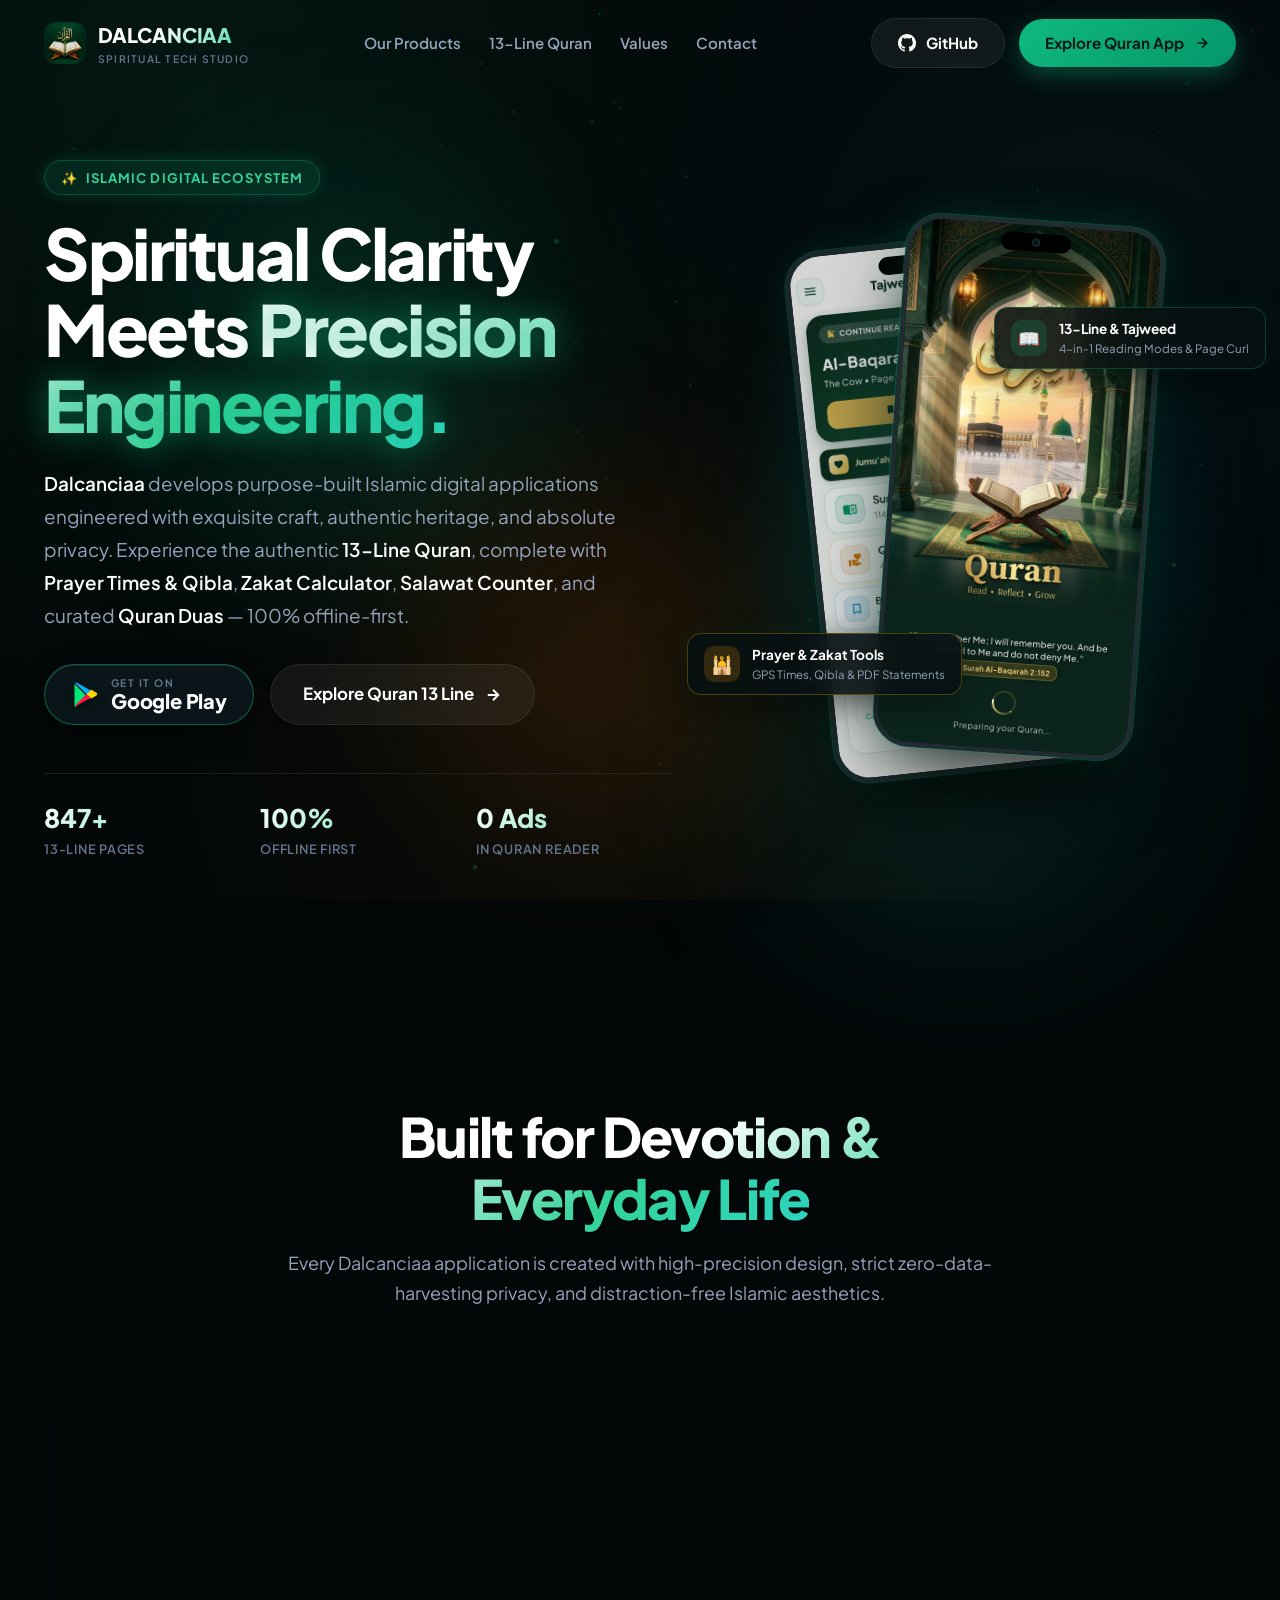
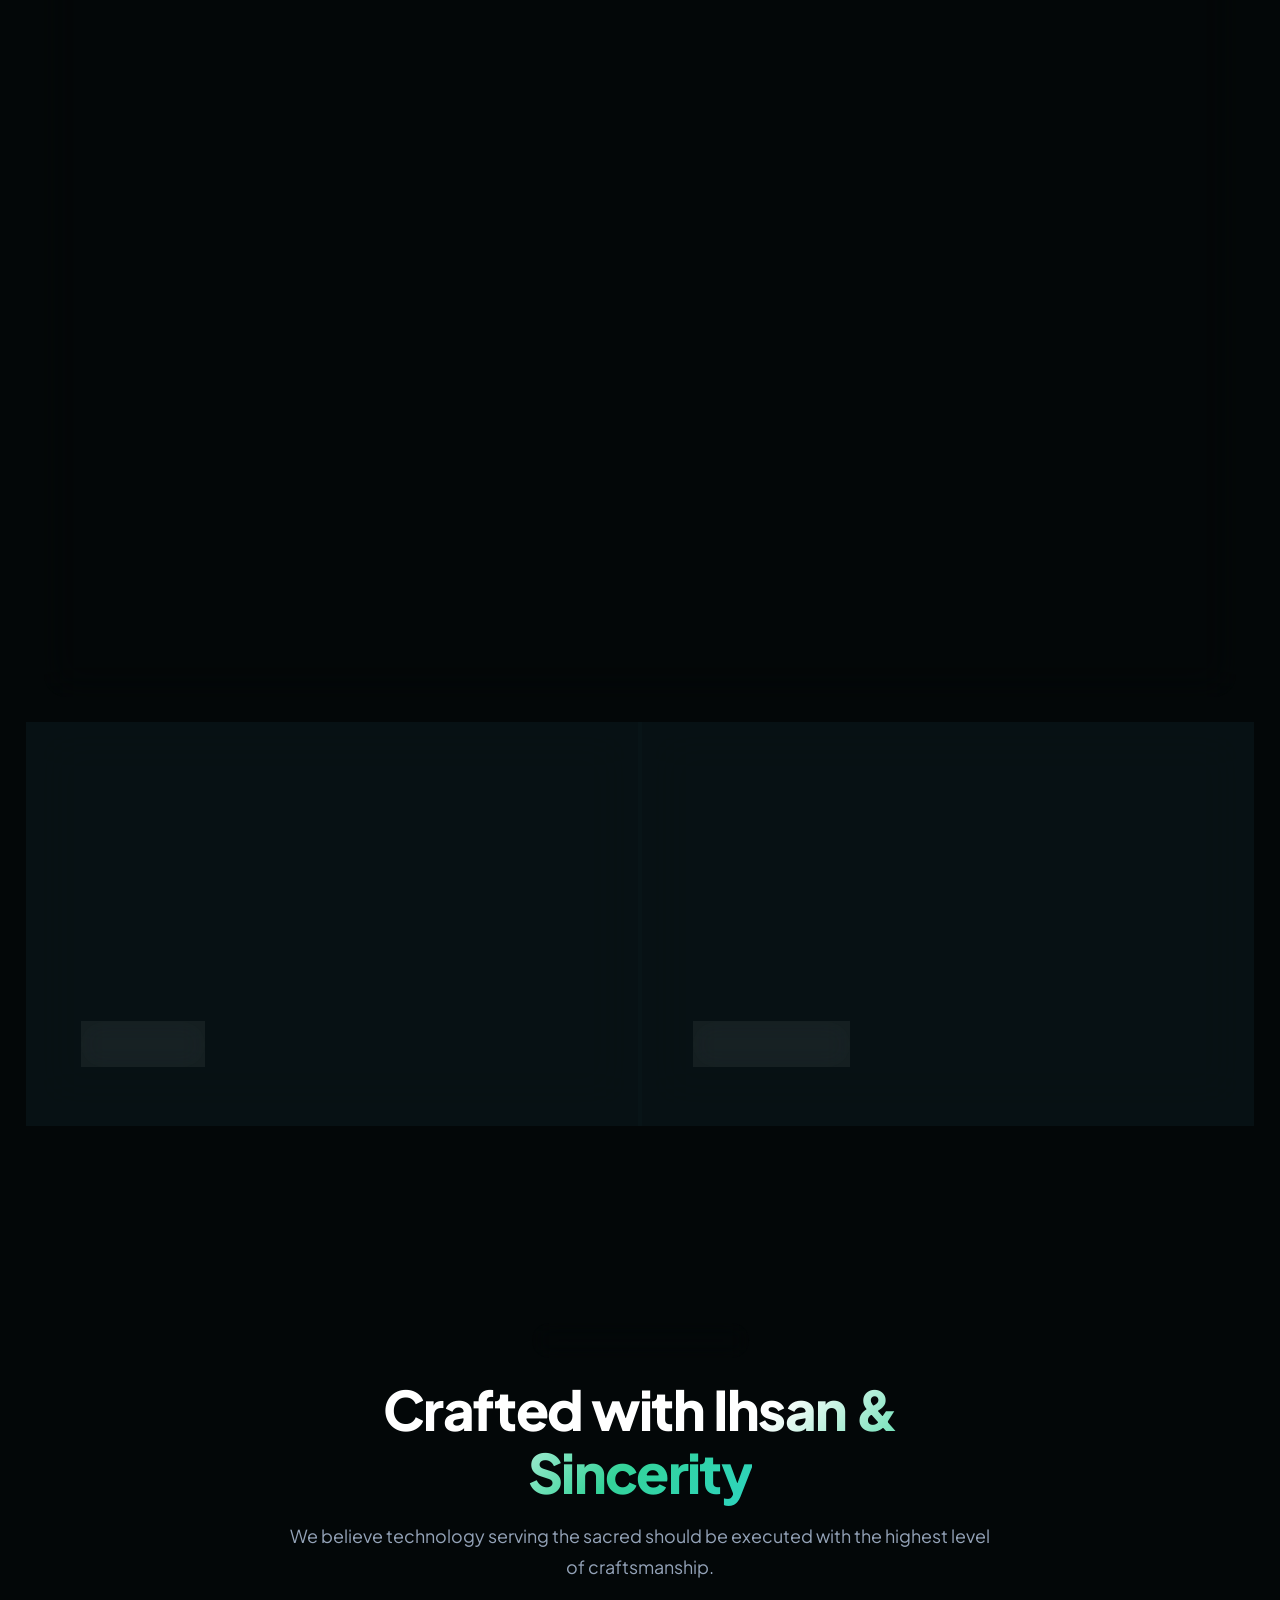
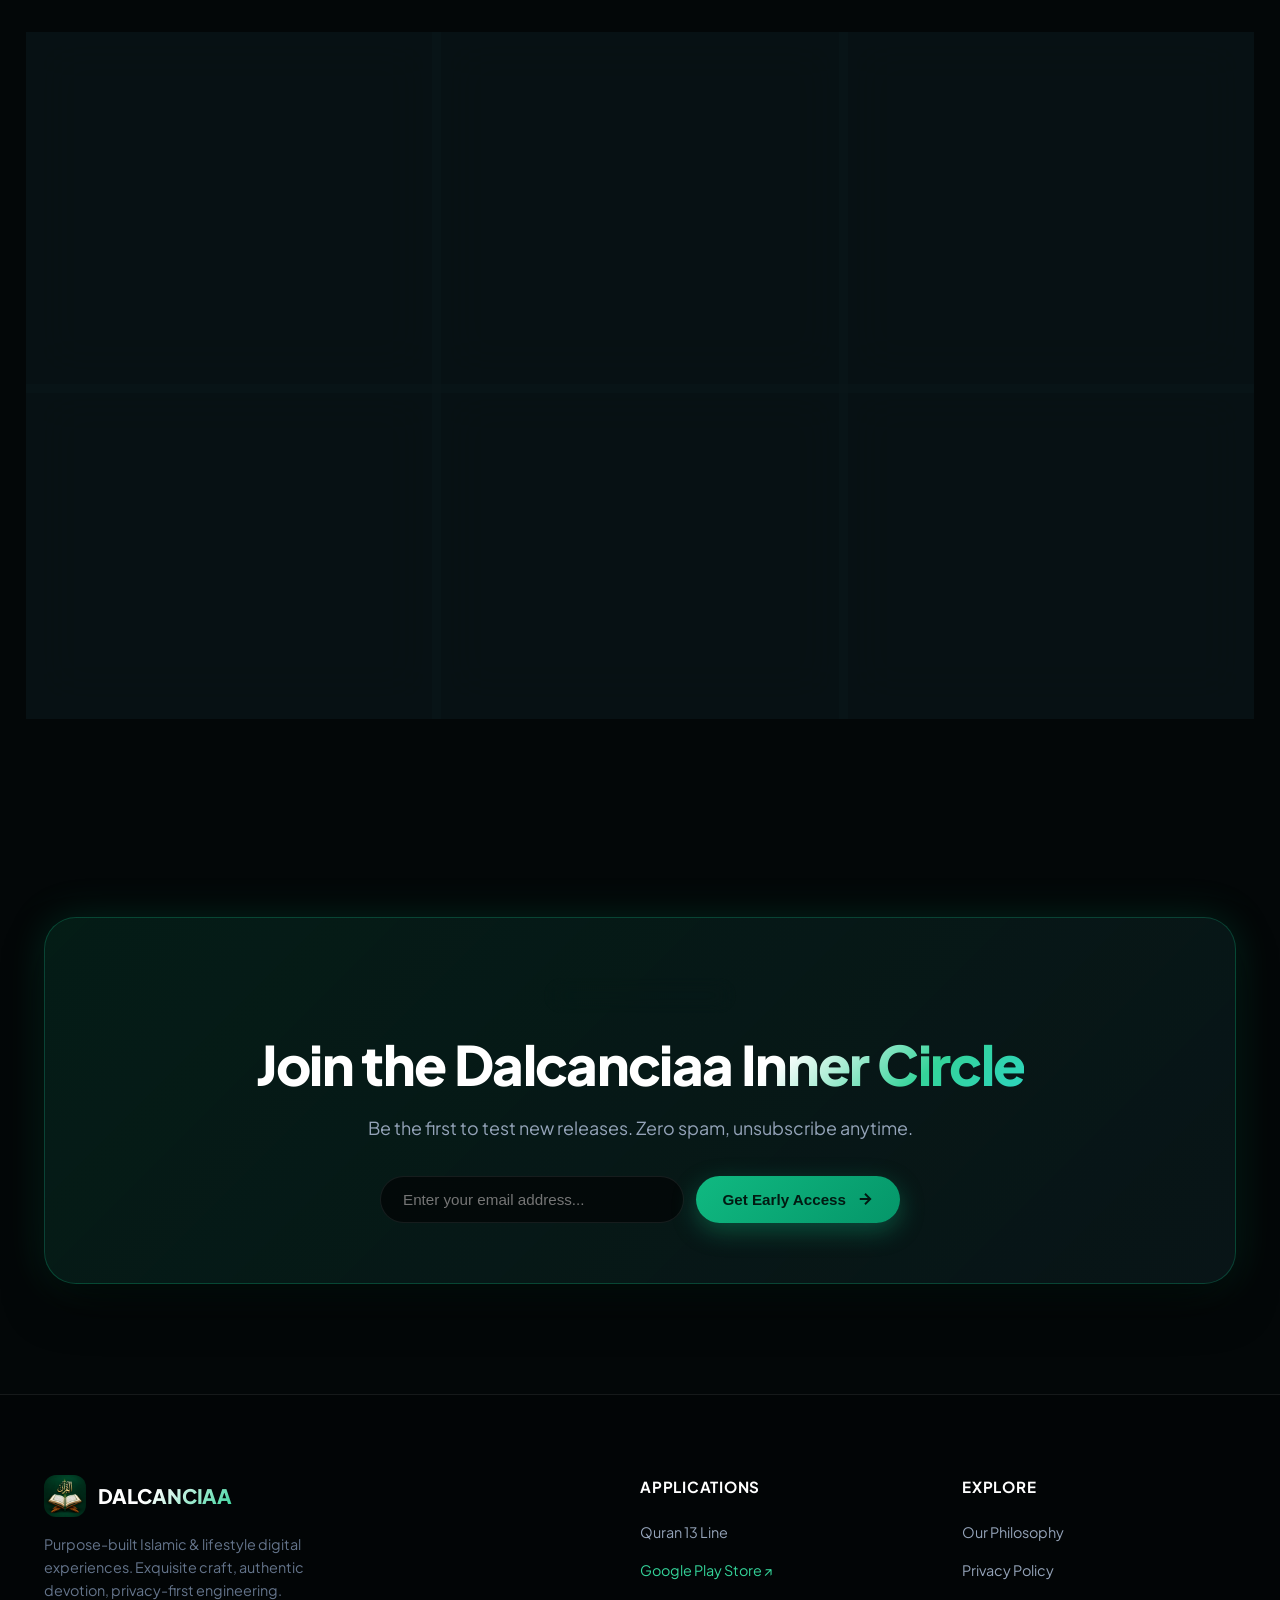
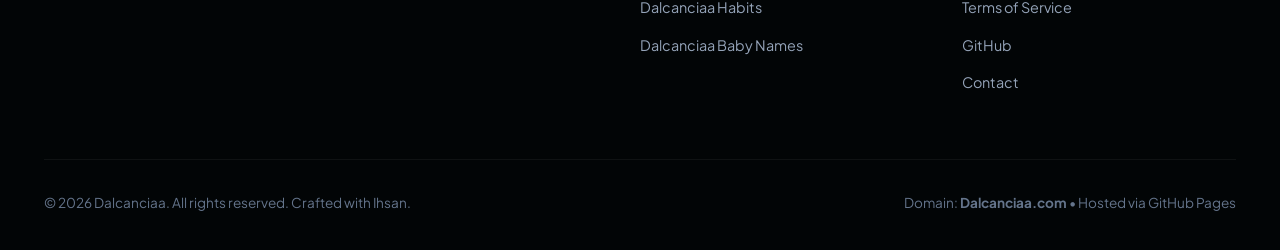
<file: index.html>
<!DOCTYPE html>
<html lang="en">
<head>
  <meta charset="UTF-8">
  <meta name="viewport" content="width=device-width, initial-scale=1.0">
  <title>Dalcanciaa | Purpose-Built Islamic Digital Ecosystem</title>
  
  <meta name="description" content="Dalcanciaa creates modern, spiritually uplifting Islamic applications with precision engineering. Discover Quran 13 Line with Prayer Times, Zakat Calculator, Salawat Dhikr & 40+ Duas — 100% offline, privacy-first.">
  <meta name="keywords" content="Dalcanciaa, Quran 13 Line, 13 Line Quran, Quran App, IndoPak Quran, Islamic Apps, Prayer Times, Zakat Calculator, Salawat Counter, 99 Names of Allah, Offline Quran">
  <meta name="author" content="Dalcanciaa">
  <link rel="canonical" href="https://dalcanciaa.com/">

  <meta property="og:type" content="website">
  <meta property="og:url" content="https://dalcanciaa.com/">
  <meta property="og:title" content="Dalcanciaa | Purpose-Built Islamic Digital Ecosystem">
  <meta property="og:description" content="Spiritual Clarity Meets Precision Engineering. Beautiful 13-Line Quran, Prayer Times, Zakat Calculator, and authentic Islamic tools — 100% offline.">
  <meta property="og:image" content="https://dalcanciaa.com/assets/logo.png">

  <meta name="twitter:card" content="summary_large_image">
  <meta name="twitter:title" content="Dalcanciaa | Modern Islamic Apps">
  <meta name="twitter:description" content="Purpose-built digital experiences for the modern Muslim. 100% offline-first and privacy-focused.">

  <link rel="icon" type="image/svg+xml" href="favicon.svg">
  <link rel="preconnect" href="https://fonts.googleapis.com">
  <link rel="preconnect" href="https://fonts.gstatic.com" crossorigin>
  <link href="https://fonts.googleapis.com/css2?family=Amiri+Quran&family=Plus+Jakarta+Sans:wght@300;400;500;600;700;800&display=swap" rel="stylesheet">
  <link rel="stylesheet" href="styles.css">

  <script type="application/ld+json">
  {
    "@context": "https://schema.org",
    "@type": "Organization",
    "name": "Dalcanciaa",
    "url": "https://dalcanciaa.com",
    "logo": "https://dalcanciaa.com/assets/logo.png",
    "sameAs": ["https://github.com/dalcanciaa"],
    "description": "Developer of purpose-built Islamic digital applications."
  }
  </script>
</head>
<body>
  <a href="#main-content" class="skip-link">Skip to main content</a>

  <canvas id="bg-canvas"></canvas>
  <div class="ambient-glow-orb glow-1"></div>
  <div class="ambient-glow-orb glow-2"></div>
  <div class="ambient-glow-orb glow-3"></div>

  <!-- ========== NAVIGATION ========== -->
  <header class="site-nav" id="site-nav">
    <div class="container nav-container">
      <a href="/" class="brand-logo">
        <img src="assets/logo.png" alt="Dalcanciaa Logo" class="brand-logo-icon" width="42" height="42">
        <div class="brand-name">
          <span class="brand-title">DALCANCIAA</span>
          <span class="brand-tagline-nav">Spiritual Tech Studio</span>
        </div>
      </a>

      <ul class="nav-links" id="nav-links">
        <li><a href="#products" class="nav-link">Our Products</a></li>
        <li><a href="quran.html" class="nav-link">13-Line Quran</a></li>
        <li><a href="#values" class="nav-link">Values</a></li>
        <li><a href="#contact" class="nav-link">Contact</a></li>
      </ul>

      <div class="nav-actions">
        <a href="https://github.com/dalcanciaa" target="_blank" rel="noopener noreferrer" class="btn btn-secondary">
          <svg width="18" height="18" viewBox="0 0 24 24" fill="currentColor"><path d="M12 0C5.37 0 0 5.37 0 12c0 5.31 3.435 9.795 8.205 11.385.6.105.825-.255.825-.57 0-.285-.015-1.23-.015-2.235-3.015.555-3.795-.735-4.035-1.41-.135-.345-.72-1.41-1.23-1.695-.42-.225-1.02-.78-.015-.795.945-.015 1.62.87 1.845 1.23 1.08 1.815 2.805 1.305 3.495.99.105-.78.42-1.305.765-1.605-2.67-.3-5.46-1.335-5.46-5.925 0-1.305.465-2.385 1.23-3.225-.12-.3-.54-1.53.12-3.18 0 0 1.005-.315 3.3 1.23.96-.27 1.98-.405 3-.405s2.04.135 3 .405c2.295-1.56 3.3-1.23 3.3-1.23.66 1.65.24 2.88.12 3.18.765.84 1.23 1.905 1.23 3.225 0 4.605-2.805 5.625-5.475 5.925.435.375.81 1.095.81 2.22 0 1.605-.015 2.895-.015 3.3 0 .315.225.69.825.57A12.02 12.02 0 0024 12c0-6.63-5.37-12-12-12z"/></svg>
          <span>GitHub</span>
        </a>
        <a href="quran.html" class="btn btn-primary">
          <span>Explore Quran App</span>
          <svg width="16" height="16" viewBox="0 0 24 24" fill="none" stroke="currentColor" stroke-width="2.5"><path d="M5 12h14M12 5l7 7-7 7"/></svg>
        </a>
        <button class="mobile-menu-toggle" id="mobile-menu-btn" aria-label="Toggle Menu" aria-expanded="false" aria-controls="nav-links">☰</button>
      </div>
    </div>
  </header>

  <!-- ========== MAIN CONTENT ========== -->
  <main id="main-content">

  <!-- ========== HERO ========== -->
  <section class="hero-section">
    <div class="container hero-grid">
      <div class="hero-content">
        <div class="badge-tag">
          <span>✨</span>
          <span>Islamic Digital Ecosystem</span>
        </div>

        <h1 class="hero-title">
          Spiritual Clarity <br>Meets <span class="gradient-text glow">Precision Engineering.</span>
        </h1>

        <p class="hero-desc">
          <strong>Dalcanciaa</strong> develops purpose-built Islamic digital applications engineered with
          exquisite craft, authentic heritage, and absolute privacy. Experience the authentic <strong>13-Line Quran</strong>,
          complete with <strong>Prayer Times & Qibla</strong>, <strong>Zakat Calculator</strong>, <strong>Salawat Counter</strong>,
          and curated <strong>Quran Duas</strong> — 100% offline-first.
        </p>

        <div class="hero-cta-group">
          <a href="https://play.google.com/store/apps/details?id=com.dalcanciaa.quran_13_line" target="_blank" rel="noopener noreferrer" class="btn-playstore btn-lg" aria-label="Get Quran 13 Line on Google Play">
            <svg class="playstore-icon" viewBox="0 0 24 24" fill="none">
              <path d="M3.609 1.814C3.23 2.217 3 2.827 3 3.619v16.762c0 .792.23 1.402.609 1.805l.095.093 9.4-9.4v-.22l-9.4-9.4-.104.054z" fill="#00E676"/>
              <path d="M16.924 15.105l-3.82-3.82v-.22l3.82-3.82.086.049 4.529 2.573c1.293.734 1.293 1.939 0 2.674l-4.529 2.573-.086-.009z" fill="#FFD600"/>
              <path d="M13.195 11.175L3.609 1.814c.433-.46 1.155-.515 1.97-.05l11.43 6.495-3.814 2.916z" fill="#00B0FF"/>
              <path d="M13.195 11.395l3.814 2.916-11.43 6.495c-.815.465-1.537.41-1.97-.05l9.586-9.361z" fill="#FF1744"/>
            </svg>
            <div class="btn-playstore-content">
              <span class="btn-playstore-label">GET IT ON</span>
              <span class="btn-playstore-title">Google Play</span>
            </div>
          </a>
          <a href="quran.html" class="btn btn-secondary btn-lg">
            <span>Explore Quran 13 Line</span>
            <svg width="18" height="18" viewBox="0 0 24 24" fill="none" stroke="currentColor" stroke-width="2.5"><path d="M5 12h14M12 5l7 7-7 7"/></svg>
          </a>
        </div>

        <div class="hero-stats">
          <div class="stat-item">
            <span class="stat-number">847+</span>
            <span class="stat-label">13-Line Pages</span>
          </div>
          <div class="stat-item">
            <span class="stat-number">100%</span>
            <span class="stat-label">Offline First</span>
          </div>
          <div class="stat-item">
            <span class="stat-number">0 Ads</span>
            <span class="stat-label">In Quran Reader</span>
          </div>
        </div>
      </div>

      <!-- Hero Visual: Splash + Home Screens Showcase -->
      <div class="hero-visual-wrapper">
        <div class="hero-visual-glow"></div>

        <div class="floating-3d-badge floating-badge-1">
          <div class="floating-badge-icon">📖</div>
          <div class="floating-badge-text">
            <span class="floating-badge-title">13-Line & Tajweed</span>
            <span class="floating-badge-sub">4-in-1 Reading Modes & Page Curl</span>
          </div>
        </div>

        <div class="floating-3d-badge floating-badge-2">
          <div class="floating-badge-icon">🕌</div>
          <div class="floating-badge-text">
            <span class="floating-badge-title">Prayer & Zakat Tools</span>
            <span class="floating-badge-sub">GPS Times, Qibla & PDF Statements</span>
          </div>
        </div>

        <div class="hero-phones-duo">
          <div class="hero-phone-back" data-tilt>
            <div class="phone-mockup-frame">
              <div class="phone-notch"><div class="notch-camera"></div></div>
              <div class="phone-screen">
                <img src="assets/screenshots/home_screen_tajweed.jpg" alt="Dalcanciaa Quran Home Screen" class="phone-screen-img" width="1080" height="2376" fetchpriority="high">
              </div>
            </div>
          </div>
          <div class="hero-phone-front" data-tilt>
            <div class="phone-mockup-frame">
              <div class="phone-notch"><div class="notch-camera"></div></div>
              <div class="phone-screen">
                <img src="assets/screenshots/splash_screen.jpg" alt="Dalcanciaa Quran Splash Screen" class="phone-screen-img" width="1080" height="2376" fetchpriority="high">
              </div>
            </div>
          </div>
        </div>
      </div>
    </div>
  </section>

  <!-- ========== PRODUCTS ========== -->
  <section class="section" id="products">
    <div class="container">
      <div class="section-header">
        <div class="badge-tag">
          <span>📱</span>
          <span>Dalcanciaa Products</span>
        </div>
        <h2 class="section-title">Built for <span class="gradient-text">Devotion & Everyday Life</span></h2>
        <p class="section-desc">Every Dalcanciaa application is created with high-precision design, strict zero-data-harvesting privacy, and distraction-free Islamic aesthetics.</p>
      </div>

      <!-- Flagship: 13-Line Quran -->
      <div class="product-flagship glass-card" data-tilt>
        <div class="product-flagship-content">
          <div class="product-header-row">
            <div class="app-logo-image-box">
              <img src="assets/images/quran_app_logo.png" alt="Dalcanciaa 13-Line Quran Logo" class="app-logo-img" width="512" height="512" loading="lazy" decoding="async">
            </div>
            <span class="app-status-badge status-live">Live & Available</span>
          </div>

          <h3 class="product-title">Quran 13 Line</h3>
          <p class="product-desc">The complete 13-line IndoPak Quran edition beautifully displayed as high-resolution page images with a full Islamic companion suite: GPS Prayer Times & Qibla compass, Zakat Calculator with PDF statements, Hijri Calendar, Salawat Counter with session analytics, 40+ Quran Duas with direct reader navigation, 99 Names of Allah with audio, and an interactive Quran Quiz — 100% offline-first.</p>

          <ul class="feature-list">
            <li><svg width="18" height="18" viewBox="0 0 24 24" fill="none" stroke="currentColor" stroke-width="2.5"><path d="M20 6L9 17l-5-5"/></svg><span>Complete 13-Line Quran (847 pages) & Color Tajweed edition (850 pages)</span></li>
            <li><svg width="18" height="18" viewBox="0 0 24 24" fill="none" stroke="currentColor" stroke-width="2.5"><path d="M20 6L9 17l-5-5"/></svg><span>4-in-1 Reading Modes: Page curl with sound, smooth scroll, persistent zoom & dual-page</span></li>
            <li><svg width="18" height="18" viewBox="0 0 24 24" fill="none" stroke="currentColor" stroke-width="2.5"><path d="M20 6L9 17l-5-5"/></svg><span>GPS Prayer Times with multiple calculation methods & magnetic Qibla compass</span></li>
            <li><svg width="18" height="18" viewBox="0 0 24 24" fill="none" stroke="currentColor" stroke-width="2.5"><path d="M20 6L9 17l-5-5"/></svg><span>Zakat Calculator with live gold/silver Nisab checks & exportable PDF statements</span></li>
            <li><svg width="18" height="18" viewBox="0 0 24 24" fill="none" stroke="currentColor" stroke-width="2.5"><path d="M20 6L9 17l-5-5"/></svg><span>Salawat Counter with SQLite analytics (Today, Week, Month, All-Time) & Friday reminders</span></li>
            <li><svg width="18" height="18" viewBox="0 0 24 24" fill="none" stroke="currentColor" stroke-width="2.5"><path d="M20 6L9 17l-5-5"/></svg><span>40+ Quran Duas (Arabic, English, Tamil) with direct "Read in Quran" navigation</span></li>
            <li><svg width="18" height="18" viewBox="0 0 24 24" fill="none" stroke="currentColor" stroke-width="2.5"><path d="M20 6L9 17l-5-5"/></svg><span>99 Names of Allah (Asma ul-Husna) with audio pronunciation & sequential playback</span></li>
            <li><svg width="18" height="18" viewBox="0 0 24 24" fill="none" stroke="currentColor" stroke-width="2.5"><path d="M20 6L9 17l-5-5"/></svg><span>Interactive Quran Quiz (English & Tamil) with explanations & report card modal</span></li>
            <li><svg width="18" height="18" viewBox="0 0 24 24" fill="none" stroke="currentColor" stroke-width="2.5"><path d="M20 6L9 17l-5-5"/></svg><span>Reading streaks, daily goals, Khatam history & optional Google Drive backup</span></li>
            <li><svg width="18" height="18" viewBox="0 0 24 24" fill="none" stroke="currentColor" stroke-width="2.5"><path d="M20 6L9 17l-5-5"/></svg><span>Available in Free (7-day ad-free trial, lifetime upgrade) & Paid Ad-Free editions</span></li>
          </ul>

          <div class="product-actions">
            <a href="https://play.google.com/store/apps/details?id=com.dalcanciaa.quran_13_line" target="_blank" rel="noopener noreferrer" class="btn-playstore" aria-label="Get Quran 13 Line on Google Play">
              <svg class="playstore-icon" viewBox="0 0 24 24" fill="none">
                <path d="M3.609 1.814C3.23 2.217 3 2.827 3 3.619v16.762c0 .792.23 1.402.609 1.805l.095.093 9.4-9.4v-.22l-9.4-9.4-.104.054z" fill="#00E676"/>
                <path d="M16.924 15.105l-3.82-3.82v-.22l3.82-3.82.086.049 4.529 2.573c1.293.734 1.293 1.939 0 2.674l-4.529 2.573-.086-.009z" fill="#FFD600"/>
                <path d="M13.195 11.175L3.609 1.814c.433-.46 1.155-.515 1.97-.05l11.43 6.495-3.814 2.916z" fill="#00B0FF"/>
                <path d="M13.195 11.395l3.814 2.916-11.43 6.495c-.815.465-1.537.41-1.97-.05l9.586-9.361z" fill="#FF1744"/>
              </svg>
              <div class="btn-playstore-content">
                <span class="btn-playstore-label">GET IT ON</span>
                <span class="btn-playstore-title">Google Play</span>
              </div>
            </a>
            <a href="quran.html" class="btn btn-primary">
              <span>View All Features & Screenshots</span>
              <svg width="16" height="16" viewBox="0 0 24 24" fill="none" stroke="currentColor" stroke-width="2.5"><path d="M5 12h14M12 5l7 7-7 7"/></svg>
            </a>
          </div>
        </div>

        <div class="product-flagship-visual">
          <div class="product-screenshots-fan">
            <div class="fan-phone fan-1" data-tilt>
              <div class="phone-mockup-sm">
                <img src="assets/screenshots/quran_page_tajweed.jpg" alt="Tajweed Quran Page" class="phone-screen-img" width="1080" height="2376" loading="lazy" decoding="async">
              </div>
            </div>
            <div class="fan-phone fan-2" data-tilt>
              <div class="phone-mockup-sm">
                <img src="assets/screenshots/home_screen_light.jpg" alt="Home Screen" class="phone-screen-img" width="1080" height="2376" loading="lazy" decoding="async">
              </div>
            </div>
            <div class="fan-phone fan-3" data-tilt>
              <div class="phone-mockup-sm">
                <img src="assets/screenshots/surah_index.jpg" alt="Surah Index" class="phone-screen-img" width="1080" height="2376" loading="lazy" decoding="async">
              </div>
            </div>
          </div>
        </div>
      </div>

      <!-- Upcoming Products Row -->
      <div class="products-upcoming-grid">
        <!-- Habit Tracker -->
        <div class="product-card glass-card" data-tilt>
          <div class="product-header-row">
            <div class="app-icon-large" style="background: rgba(6, 182, 212, 0.15); border-color: rgba(6, 182, 212, 0.3); color: #22d3ee;">⚡</div>
            <span class="app-status-badge status-upcoming">Coming Soon</span>
          </div>
          <h3 class="product-card-title">Dalcanciaa Habits</h3>
          <p class="product-card-desc">A mindful Islamic habit tracker to build consistent Sunnah routines. Track 5 daily Salah, Quran reading streaks, digital Tasbih counters, and Adhkar collections — fully private and offline.</p>
          <div class="product-actions">
            <a href="#contact" class="btn btn-secondary btn-sm"><span>Join Waitlist</span></a>
          </div>
        </div>

        <!-- Baby Names -->
        <div class="product-card glass-card" data-tilt>
          <div class="product-header-row">
            <div class="app-icon-large" style="background: rgba(245, 158, 11, 0.15); border-color: rgba(245, 158, 11, 0.3); color: var(--gold-light);">🌙</div>
            <span class="app-status-badge status-upcoming">In Research</span>
          </div>
          <h3 class="product-card-title">Dalcanciaa Baby Names</h3>
          <p class="product-card-desc">An authentic repository of verified Islamic and Arabic baby names. Discover linguistic root meanings, Quranic verses, Sahaba history, and correct Arabic pronunciations.</p>
          <div class="product-actions">
            <a href="#contact" class="btn btn-secondary btn-sm"><span>Notify on Launch</span></a>
          </div>
        </div>
      </div>
    </div>
  </section>

  <!-- ========== VALUES ========== -->
  <section class="section" id="values">
    <div class="container">
      <div class="section-header">
        <div class="badge-tag">
          <span>💎</span>
          <span>Guiding Principles</span>
        </div>
        <h2 class="section-title">Crafted with <span class="gradient-text">Ihsan & Sincerity</span></h2>
        <p class="section-desc">We believe technology serving the sacred should be executed with the highest level of craftsmanship.</p>
      </div>

      <div class="values-grid">
        <div class="value-card glass-card" data-tilt>
          <div class="value-icon-box">🛡️</div>
          <h3 class="value-title">Sacred Space Protection</h3>
          <p class="value-desc">Zero advertisements inside the Quran reader screen — ever. Enjoy a 7-day ad-free trial on the free edition, with permanent ad-free options and a dedicated paid ad-free release.</p>
        </div>
        <div class="value-card glass-card" data-tilt>
          <div class="value-icon-box">⚡</div>
          <h3 class="value-title">100% Offline First</h3>
          <p class="value-desc">Every Quran page and Islamic tool works flawlessly offline without internet. Instant startup, battery-friendly, and always dependable.</p>
        </div>
        <div class="value-card glass-card" data-tilt>
          <div class="value-icon-box">✨</div>
          <h3 class="value-title">Authentic 13-Line Script</h3>
          <p class="value-desc">Complete 847-page IndoPak Quran Mushaf plus downloadable 850-page Color Tajweed edition, rendered as crystal-clear high-resolution page images.</p>
        </div>
        <div class="value-card glass-card" data-tilt>
          <div class="value-icon-box">🔒</div>
          <h3 class="value-title">Absolute Privacy</h3>
          <p class="value-desc">Your reading logs, bookmarks, and streak records are saved locally on your device. No user accounts, no telemetry, and optional Google Drive backup.</p>
        </div>
        <div class="value-card glass-card" data-tilt>
          <div class="value-icon-box">🕌</div>
          <h3 class="value-title">Comprehensive Islamic Suite</h3>
          <p class="value-desc">GPS Prayer Times, Kaaba Qibla compass, Zakat Calculator with PDF statements, Hijri Calendar, Salawat Dhikr counter, Duas, and Quran Quiz.</p>
        </div>
        <div class="value-card glass-card" data-tilt>
          <div class="value-icon-box">🌐</div>
          <h3 class="value-title">Open & Transparent</h3>
          <p class="value-desc">Built with verified store declarations, respectful Private DNS detection, and direct developer support at dalcanciaa@gmail.com.</p>
        </div>
      </div>
    </div>
  </section>

  <!-- ========== CONTACT / WAITLIST ========== -->
  <section class="section" id="contact">
    <div class="container">
      <div class="newsletter-box">
        <div class="badge-tag">
          <span>📬</span>
          <span>Stay Connected</span>
        </div>
        <h2 class="section-title">Join the Dalcanciaa <span class="gradient-text">Inner Circle</span></h2>
        <p class="section-desc" style="max-width: 600px; margin: 0 auto;">Be the first to test new releases. Zero spam, unsubscribe anytime.</p>

        <form class="newsletter-form" id="waitlist-form">
          <input type="email" id="waitlist-email" name="email" class="newsletter-input" placeholder="Enter your email address..." aria-label="Email address" required>
          <button type="submit" class="btn btn-primary" aria-label="Submit email to get early access">
            <span>Get Early Access</span>
            <svg width="18" height="18" viewBox="0 0 24 24" fill="none" stroke="currentColor" stroke-width="2.5" aria-hidden="true"><path d="M5 12h14M12 5l7 7-7 7"/></svg>
          </button>
        </form>
        <div id="waitlist-success-msg" style="display: none; margin-top: 20px; color: var(--emerald-light); font-weight: 700; font-size: 1.05rem;"></div>
      </div>
    </div>
  </section>
  </main>

  <!-- ========== FOOTER ========== -->
  <footer class="site-footer">
    <div class="container">
      <div class="footer-grid">
        <div class="footer-brand-info">
          <a href="/" class="brand-logo">
            <img src="assets/logo.png" alt="Dalcanciaa Logo" class="brand-logo-icon" width="42" height="42" loading="lazy" decoding="async">
            <span class="brand-title">DALCANCIAA</span>
          </a>
          <p class="footer-desc">Purpose-built Islamic & lifestyle digital experiences. Exquisite craft, authentic devotion, privacy-first engineering.</p>
        </div>
        <div class="footer-col">
          <h3>Applications</h3>
          <ul class="footer-links">
            <li><a href="quran.html">Quran 13 Line</a></li>
            <li><a href="https://play.google.com/store/apps/details?id=com.dalcanciaa.quran_13_line" target="_blank" rel="noopener noreferrer" style="color: var(--emerald-light);">Google Play Store ↗</a></li>
            <li><a href="#products">Dalcanciaa Habits</a></li>
            <li><a href="#products">Dalcanciaa Baby Names</a></li>
          </ul>
        </div>
        <div class="footer-col">
          <h3>Explore</h3>
          <ul class="footer-links">
            <li><a href="#values">Our Philosophy</a></li>
            <li><a href="privacy.html">Privacy Policy</a></li>
            <li><a href="terms.html">Terms of Service</a></li>
            <li><a href="https://github.com/dalcanciaa" target="_blank" rel="noopener noreferrer">GitHub</a></li>
            <li><a href="mailto:dalcanciaa@gmail.com">Contact</a></li>
          </ul>
        </div>
      </div>
      <div class="footer-bottom">
        <div>© 2026 Dalcanciaa. All rights reserved. Crafted with Ihsan.</div>
        <div>Domain: <strong>Dalcanciaa.com</strong> • Hosted via GitHub Pages</div>
      </div>
    </div>
  </footer>

  <script src="main.js"></script>
</body>
</html>
</file>
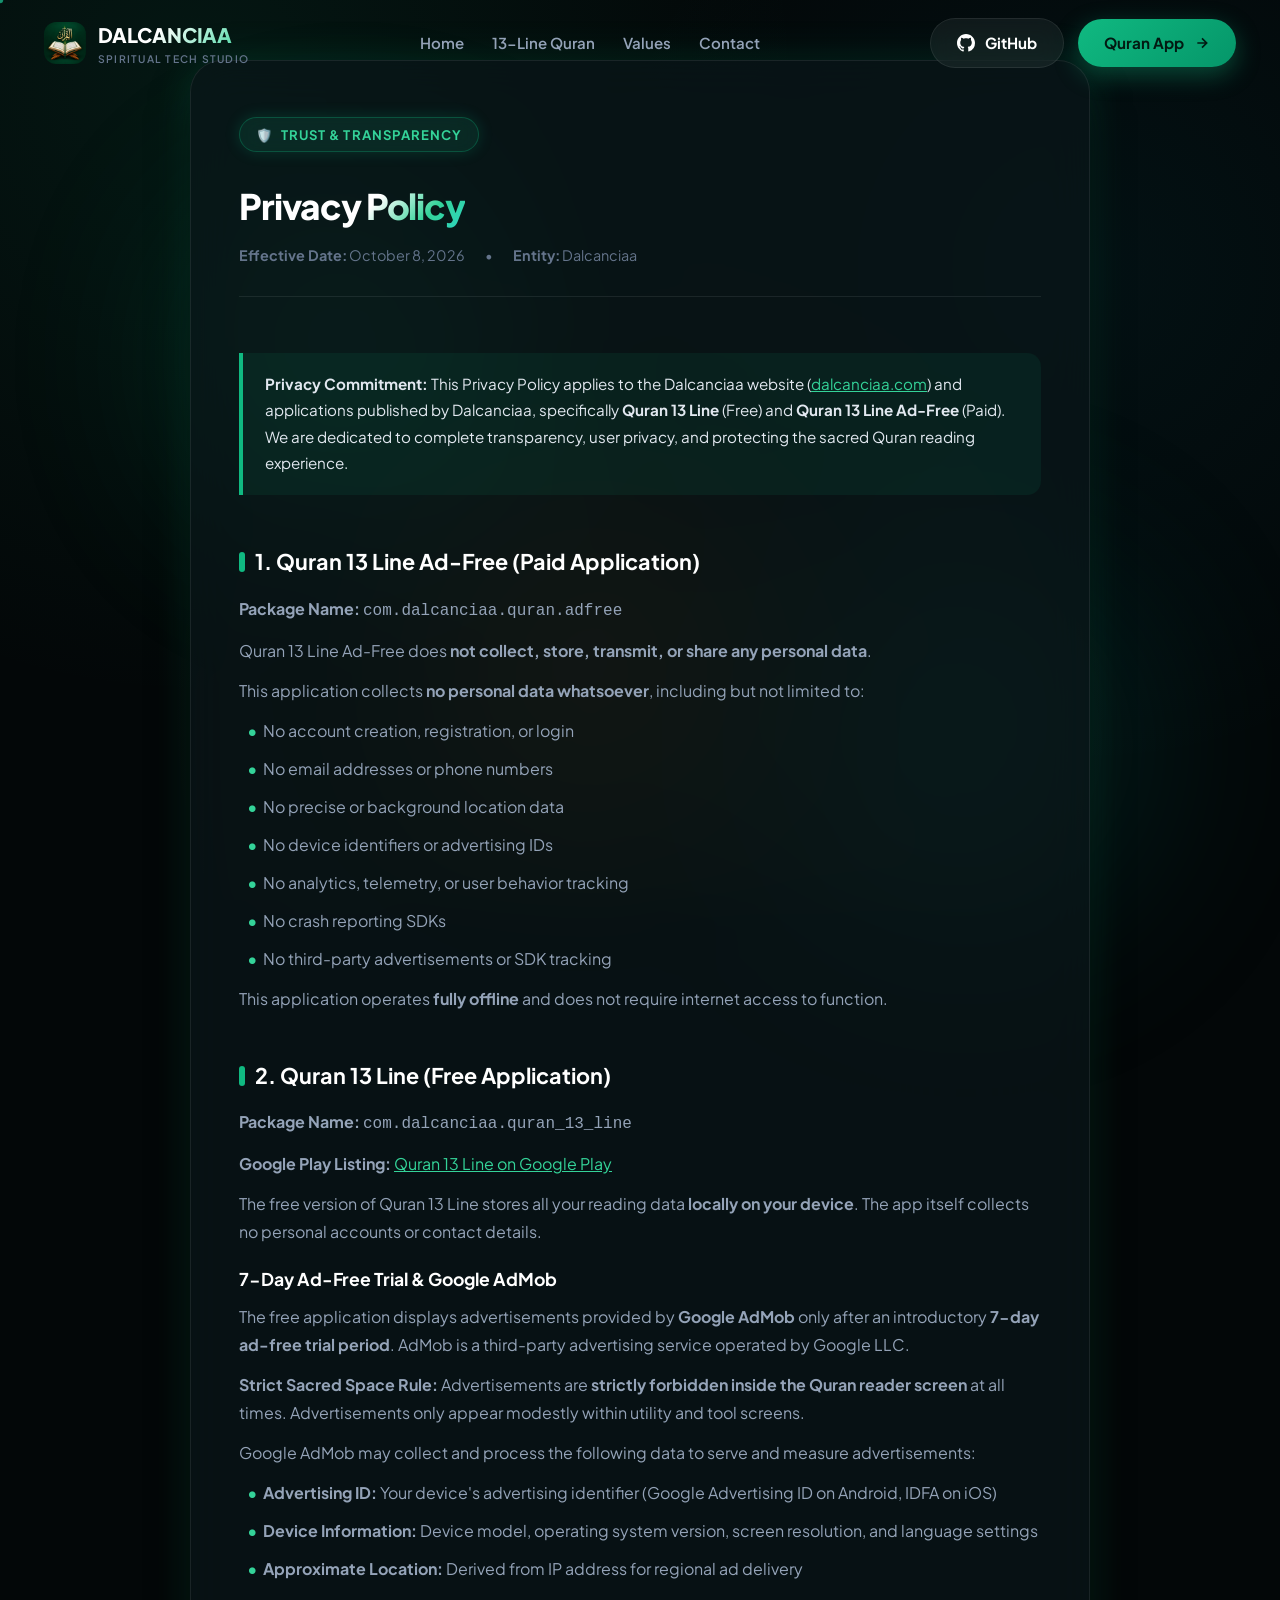
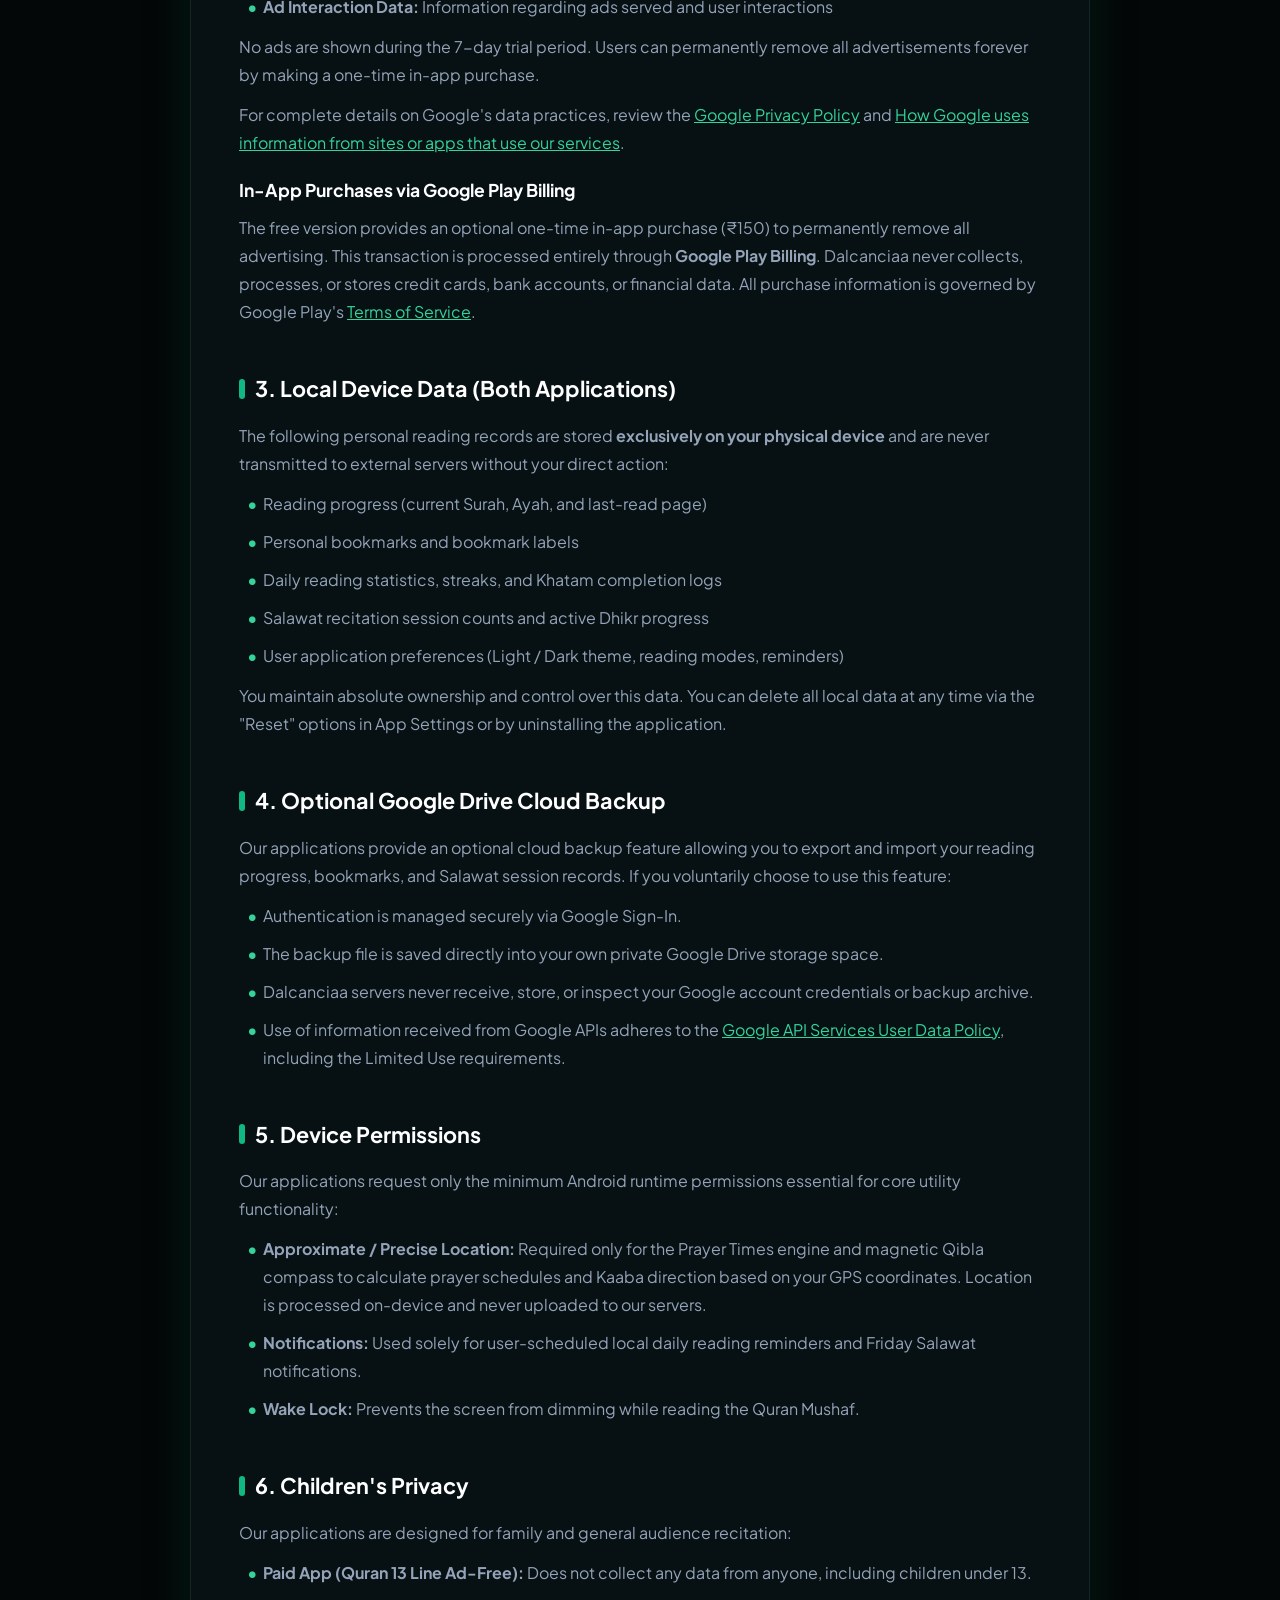
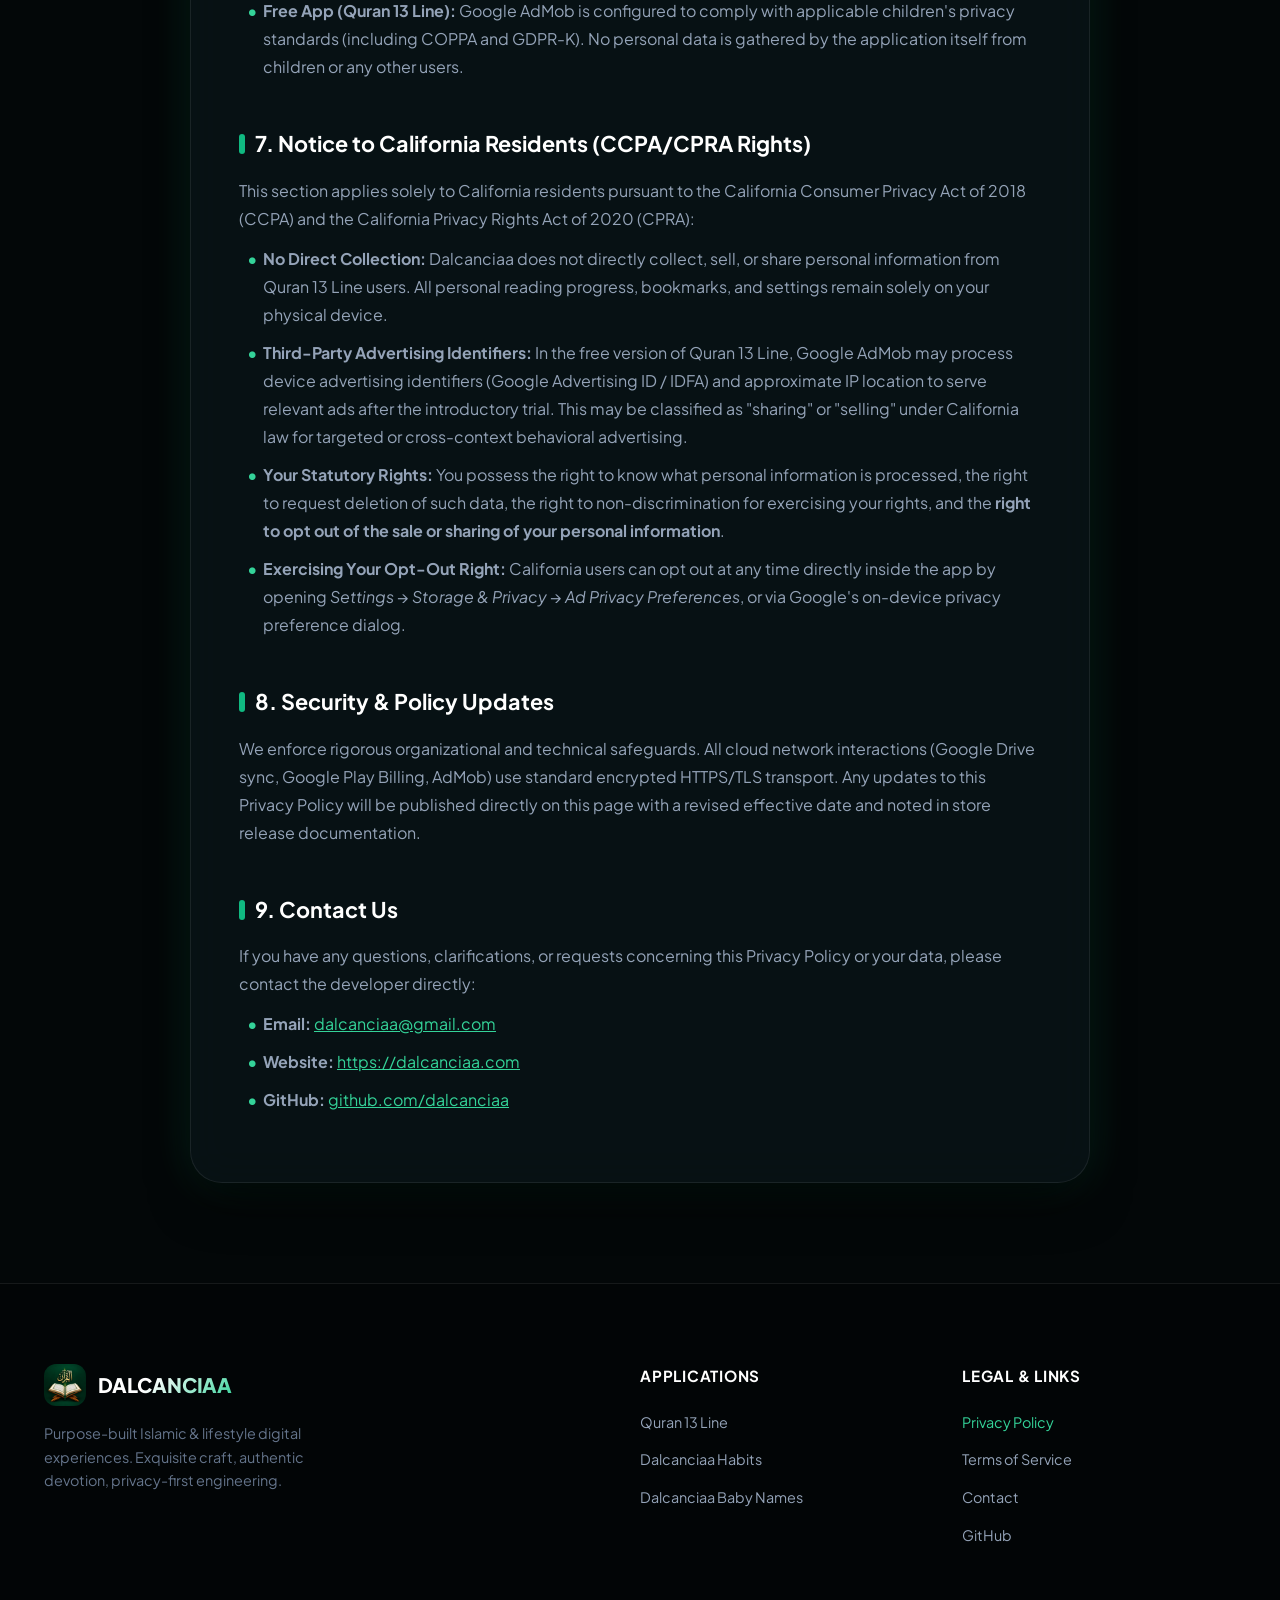
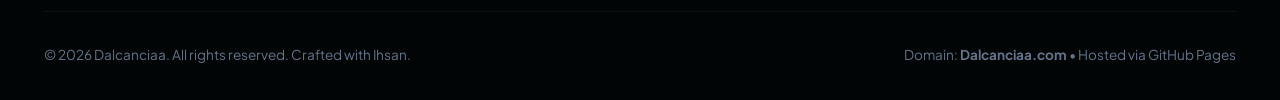
<file: privacy.html>
<!DOCTYPE html>
<html lang="en">
<head>
  <meta charset="UTF-8">
  <meta name="viewport" content="width=device-width, initial-scale=1.0">
  <title>Privacy Policy | Quran 13 Line — Dalcanciaa</title>
  
  <meta name="description" content="Privacy Policy for Quran 13 Line and Quran 13 Line Ad-Free applications published by Dalcanciaa. Transparent, offline-first, and privacy-focused.">
  <meta name="author" content="Dalcanciaa">
  <link rel="canonical" href="https://dalcanciaa.com/privacy.html">

  <link rel="icon" type="image/svg+xml" href="favicon.svg">
  <link rel="preconnect" href="https://fonts.googleapis.com">
  <link rel="preconnect" href="https://fonts.gstatic.com" crossorigin>
  <link href="https://fonts.googleapis.com/css2?family=Amiri+Quran&family=Plus+Jakarta+Sans:wght@300;400;500;600;700;800&display=swap" rel="stylesheet">
  <link rel="stylesheet" href="styles.css">
</head>
<body>
  <a href="#main-content" class="skip-link">Skip to main content</a>

  <canvas id="bg-canvas"></canvas>
  <div class="ambient-glow-orb glow-1"></div>
  <div class="ambient-glow-orb glow-2"></div>
  <div class="ambient-glow-orb glow-3"></div>

  <!-- ========== NAVIGATION ========== -->
  <header class="site-nav" id="site-nav">
    <div class="container nav-container">
      <a href="/" class="brand-logo">
        <img src="assets/logo.png" alt="Dalcanciaa Logo" class="brand-logo-icon" width="42" height="42">
        <div class="brand-name">
          <span class="brand-title">DALCANCIAA</span>
          <span class="brand-tagline-nav">Spiritual Tech Studio</span>
        </div>
      </a>

      <ul class="nav-links" id="nav-links">
        <li><a href="/" class="nav-link">Home</a></li>
        <li><a href="quran.html" class="nav-link">13-Line Quran</a></li>
        <li><a href="/#values" class="nav-link">Values</a></li>
        <li><a href="/#contact" class="nav-link">Contact</a></li>
      </ul>

      <div class="nav-actions">
        <a href="https://github.com/dalcanciaa" target="_blank" rel="noopener noreferrer" class="btn btn-secondary">
          <svg width="18" height="18" viewBox="0 0 24 24" fill="currentColor"><path d="M12 0C5.37 0 0 5.37 0 12c0 5.31 3.435 9.795 8.205 11.385.6.105.825-.255.825-.57 0-.285-.015-1.23-.015-2.235-3.015.555-3.795-.735-4.035-1.41-.135-.345-.72-1.41-1.23-1.695-.42-.225-1.02-.78-.015-.795.945-.015 1.62.87 1.845 1.23 1.08 1.815 2.805 1.305 3.495.99.105-.78.42-1.305.765-1.605-2.67-.3-5.46-1.335-5.46-5.925 0-1.305.465-2.385 1.23-3.225-.12-.3-.54-1.53.12-3.18 0 0 1.005-.315 3.3 1.23.96-.27 1.98-.405 3-.405s2.04.135 3 .405c2.295-1.56 3.3-1.23 3.3-1.23.66 1.65.24 2.88.12 3.18.765.84 1.23 1.905 1.23 3.225 0 4.605-2.805 5.625-5.475 5.925.435.375.81 1.095.81 2.22 0 1.605-.015 2.895-.015 3.3 0 .315.225.69.825.57A12.02 12.02 0 0024 12c0-6.63-5.37-12-12-12z"/></svg>
          <span>GitHub</span>
        </a>
        <a href="quran.html" class="btn btn-primary">
          <span>Quran App</span>
          <svg width="16" height="16" viewBox="0 0 24 24" fill="none" stroke="currentColor" stroke-width="2.5"><path d="M5 12h14M12 5l7 7-7 7"/></svg>
        </a>
        <button class="mobile-menu-toggle" id="mobile-menu-btn" aria-label="Toggle Menu" aria-expanded="false" aria-controls="nav-links">☰</button>
      </div>
    </div>
  </header>

  <!-- ========== MAIN CONTENT ========== -->
  <main class="legal-page-wrapper" id="main-content">
    <div class="container">
      <article class="legal-card">
        <header class="legal-header">
          <div class="badge-tag">
            <span>🛡️</span>
            <span>Trust & Transparency</span>
          </div>
          <h1 class="section-title" style="margin-top: 14px; font-size: 2.2rem;">Privacy <span class="gradient-text">Policy</span></h1>
          <div class="legal-meta">
            <span><strong>Effective Date:</strong> October 8, 2026</span>
            <span>•</span>
            <span><strong>Entity:</strong> Dalcanciaa</span>
          </div>
        </header>

        <div class="legal-content">
          <div class="legal-highlight-box">
            <strong>Privacy Commitment:</strong> This Privacy Policy applies to the Dalcanciaa website (<a href="https://dalcanciaa.com" style="color: var(--emerald-light);">dalcanciaa.com</a>) and applications published by Dalcanciaa, specifically <strong>Quran 13 Line</strong> (Free) and <strong>Quran 13 Line Ad-Free</strong> (Paid). We are dedicated to complete transparency, user privacy, and protecting the sacred Quran reading experience.
          </div>

          <section class="legal-section">
            <h2>1. Quran 13 Line Ad-Free (Paid Application)</h2>
            <p><strong>Package Name:</strong> <code>com.dalcanciaa.quran.adfree</code></p>
            <p>Quran 13 Line Ad-Free does <strong>not collect, store, transmit, or share any personal data</strong>.</p>
            <p>This application collects <strong>no personal data whatsoever</strong>, including but not limited to:</p>
            <ul>
              <li>No account creation, registration, or login</li>
              <li>No email addresses or phone numbers</li>
              <li>No precise or background location data</li>
              <li>No device identifiers or advertising IDs</li>
              <li>No analytics, telemetry, or user behavior tracking</li>
              <li>No crash reporting SDKs</li>
              <li>No third-party advertisements or SDK tracking</li>
            </ul>
            <p>This application operates <strong>fully offline</strong> and does not require internet access to function.</p>
          </section>

          <section class="legal-section">
            <h2>2. Quran 13 Line (Free Application)</h2>
            <p><strong>Package Name:</strong> <code>com.dalcanciaa.quran_13_line</code></p>
            <p><strong>Google Play Listing:</strong> <a href="https://play.google.com/store/apps/details?id=com.dalcanciaa.quran_13_line" target="_blank" rel="noopener noreferrer" style="color: var(--emerald-light);">Quran 13 Line on Google Play</a></p>
            <p>The free version of Quran 13 Line stores all your reading data <strong>locally on your device</strong>. The app itself collects no personal accounts or contact details.</p>
            
            <h3 style="color: #fff; font-size: 1.1rem; margin: 18px 0 8px 0;">7-Day Ad-Free Trial & Google AdMob</h3>
            <p>The free application displays advertisements provided by <strong>Google AdMob</strong> only after an introductory <strong>7-day ad-free trial period</strong>. AdMob is a third-party advertising service operated by Google LLC.</p>
            <p><strong>Strict Sacred Space Rule:</strong> Advertisements are <strong>strictly forbidden inside the Quran reader screen</strong> at all times. Advertisements only appear modestly within utility and tool screens.</p>
            <p>Google AdMob may collect and process the following data to serve and measure advertisements:</p>
            <ul>
              <li><strong>Advertising ID:</strong> Your device's advertising identifier (Google Advertising ID on Android, IDFA on iOS)</li>
              <li><strong>Device Information:</strong> Device model, operating system version, screen resolution, and language settings</li>
              <li><strong>Approximate Location:</strong> Derived from IP address for regional ad delivery</li>
              <li><strong>Ad Interaction Data:</strong> Information regarding ads served and user interactions</li>
            </ul>
            <p>No ads are shown during the 7-day trial period. Users can permanently remove all advertisements forever by making a one-time in-app purchase.</p>
            <p>For complete details on Google's data practices, review the <a href="https://policies.google.com/privacy" target="_blank" rel="noopener noreferrer" style="color: var(--emerald-light);">Google Privacy Policy</a> and <a href="https://policies.google.com/technologies/partner-sites" target="_blank" rel="noopener noreferrer" style="color: var(--emerald-light);">How Google uses information from sites or apps that use our services</a>.</p>

            <h3 style="color: #fff; font-size: 1.1rem; margin: 18px 0 8px 0;">In-App Purchases via Google Play Billing</h3>
            <p>The free version provides an optional one-time in-app purchase (₹150) to permanently remove all advertising. This transaction is processed entirely through <strong>Google Play Billing</strong>. Dalcanciaa never collects, processes, or stores credit cards, bank accounts, or financial data. All purchase information is governed by Google Play's <a href="https://play.google.com/intl/en_us/about/play-terms/" target="_blank" rel="noopener noreferrer" style="color: var(--emerald-light);">Terms of Service</a>.</p>
          </section>

          <section class="legal-section">
            <h2>3. Local Device Data (Both Applications)</h2>
            <p>The following personal reading records are stored <strong>exclusively on your physical device</strong> and are never transmitted to external servers without your direct action:</p>
            <ul>
              <li>Reading progress (current Surah, Ayah, and last-read page)</li>
              <li>Personal bookmarks and bookmark labels</li>
              <li>Daily reading statistics, streaks, and Khatam completion logs</li>
              <li>Salawat recitation session counts and active Dhikr progress</li>
              <li>User application preferences (Light / Dark theme, reading modes, reminders)</li>
            </ul>
            <p>You maintain absolute ownership and control over this data. You can delete all local data at any time via the "Reset" options in App Settings or by uninstalling the application.</p>
          </section>

          <section class="legal-section">
            <h2>4. Optional Google Drive Cloud Backup</h2>
            <p>Our applications provide an optional cloud backup feature allowing you to export and import your reading progress, bookmarks, and Salawat session records. If you voluntarily choose to use this feature:</p>
            <ul>
              <li>Authentication is managed securely via Google Sign-In.</li>
              <li>The backup file is saved directly into your own private Google Drive storage space.</li>
              <li>Dalcanciaa servers never receive, store, or inspect your Google account credentials or backup archive.</li>
              <li>Use of information received from Google APIs adheres to the <a href="https://developers.google.com/terms/api-services-user-data-policy" target="_blank" rel="noopener noreferrer" style="color: var(--emerald-light);">Google API Services User Data Policy</a>, including the Limited Use requirements.</li>
            </ul>
          </section>

          <section class="legal-section">
            <h2>5. Device Permissions</h2>
            <p>Our applications request only the minimum Android runtime permissions essential for core utility functionality:</p>
            <ul>
              <li><strong>Approximate / Precise Location:</strong> Required only for the Prayer Times engine and magnetic Qibla compass to calculate prayer schedules and Kaaba direction based on your GPS coordinates. Location is processed on-device and never uploaded to our servers.</li>
              <li><strong>Notifications:</strong> Used solely for user-scheduled local daily reading reminders and Friday Salawat notifications.</li>
              <li><strong>Wake Lock:</strong> Prevents the screen from dimming while reading the Quran Mushaf.</li>
            </ul>
          </section>

          <section class="legal-section">
            <h2>6. Children's Privacy</h2>
            <p>Our applications are designed for family and general audience recitation:</p>
            <ul>
              <li><strong>Paid App (Quran 13 Line Ad-Free):</strong> Does not collect any data from anyone, including children under 13.</li>
              <li><strong>Free App (Quran 13 Line):</strong> Google AdMob is configured to comply with applicable children's privacy standards (including COPPA and GDPR-K). No personal data is gathered by the application itself from children or any other users.</li>
            </ul>
          </section>

          <section class="legal-section">
            <h2>7. Notice to California Residents (CCPA/CPRA Rights)</h2>
            <p>This section applies solely to California residents pursuant to the California Consumer Privacy Act of 2018 (CCPA) and the California Privacy Rights Act of 2020 (CPRA):</p>
            <ul>
              <li><strong>No Direct Collection:</strong> Dalcanciaa does not directly collect, sell, or share personal information from Quran 13 Line users. All personal reading progress, bookmarks, and settings remain solely on your physical device.</li>
              <li><strong>Third-Party Advertising Identifiers:</strong> In the free version of Quran 13 Line, Google AdMob may process device advertising identifiers (Google Advertising ID / IDFA) and approximate IP location to serve relevant ads after the introductory trial. This may be classified as "sharing" or "selling" under California law for targeted or cross-context behavioral advertising.</li>
              <li><strong>Your Statutory Rights:</strong> You possess the right to know what personal information is processed, the right to request deletion of such data, the right to non-discrimination for exercising your rights, and the <strong>right to opt out of the sale or sharing of your personal information</strong>.</li>
              <li><strong>Exercising Your Opt-Out Right:</strong> California users can opt out at any time directly inside the app by opening <em>Settings &rarr; Storage & Privacy &rarr; Ad Privacy Preferences</em>, or via Google's on-device privacy preference dialog.</li>
            </ul>
          </section>

          <section class="legal-section">
            <h2>8. Security & Policy Updates</h2>
            <p>We enforce rigorous organizational and technical safeguards. All cloud network interactions (Google Drive sync, Google Play Billing, AdMob) use standard encrypted HTTPS/TLS transport. Any updates to this Privacy Policy will be published directly on this page with a revised effective date and noted in store release documentation.</p>
          </section>

          <section class="legal-section">
            <h2>9. Contact Us</h2>
            <p>If you have any questions, clarifications, or requests concerning this Privacy Policy or your data, please contact the developer directly:</p>
            <ul>
              <li><strong>Email:</strong> <a href="mailto:dalcanciaa@gmail.com" style="color: var(--emerald-light);">dalcanciaa@gmail.com</a></li>
              <li><strong>Website:</strong> <a href="https://dalcanciaa.com" style="color: var(--emerald-light);">https://dalcanciaa.com</a></li>
              <li><strong>GitHub:</strong> <a href="https://github.com/dalcanciaa" target="_blank" rel="noopener noreferrer" style="color: var(--emerald-light);">github.com/dalcanciaa</a></li>
            </ul>
          </section>
        </div>
      </article>
    </div>
  </main>

  <!-- ========== FOOTER ========== -->
  <footer class="site-footer">
    <div class="container">
      <div class="footer-grid">
        <div class="footer-brand-info">
          <a href="/" class="brand-logo">
            <img src="assets/logo.png" alt="Dalcanciaa Logo" class="brand-logo-icon" width="42" height="42" loading="lazy" decoding="async">
            <span class="brand-title">DALCANCIAA</span>
          </a>
          <p class="footer-desc">Purpose-built Islamic & lifestyle digital experiences. Exquisite craft, authentic devotion, privacy-first engineering.</p>
        </div>
        <div class="footer-col">
          <h3>Applications</h3>
          <ul class="footer-links">
            <li><a href="quran.html">Quran 13 Line</a></li>
            <li><a href="/#products">Dalcanciaa Habits</a></li>
            <li><a href="/#products">Dalcanciaa Baby Names</a></li>
          </ul>
        </div>
        <div class="footer-col">
          <h3>Legal & Links</h3>
          <ul class="footer-links">
            <li><a href="privacy.html" style="color: var(--emerald-light);">Privacy Policy</a></li>
            <li><a href="terms.html">Terms of Service</a></li>
            <li><a href="mailto:dalcanciaa@gmail.com">Contact</a></li>
            <li><a href="https://github.com/dalcanciaa" target="_blank" rel="noopener noreferrer">GitHub</a></li>
          </ul>
        </div>
      </div>
      <div class="footer-bottom">
        <div>© 2026 Dalcanciaa. All rights reserved. Crafted with Ihsan.</div>
        <div>Domain: <strong>Dalcanciaa.com</strong> • Hosted via GitHub Pages</div>
      </div>
    </div>
  </footer>

  <script src="main.js"></script>
</body>
</html>
</file>
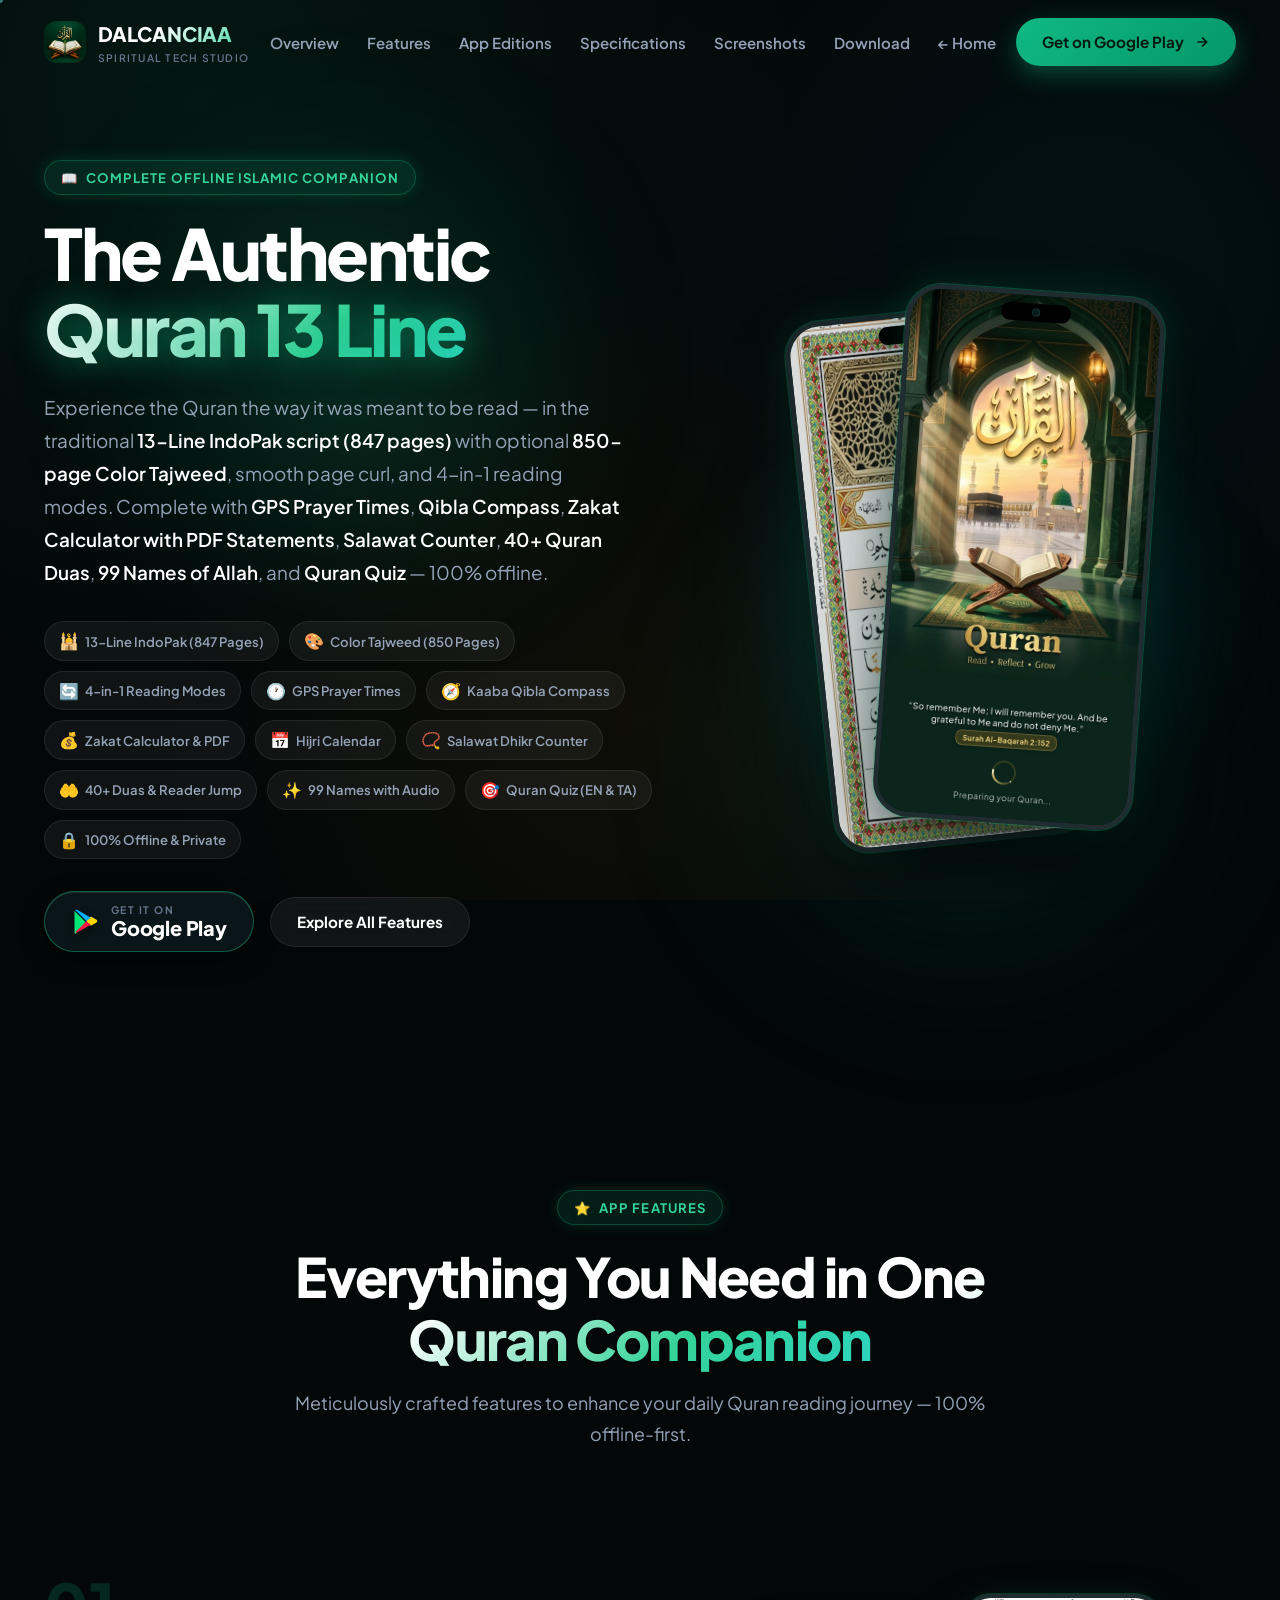
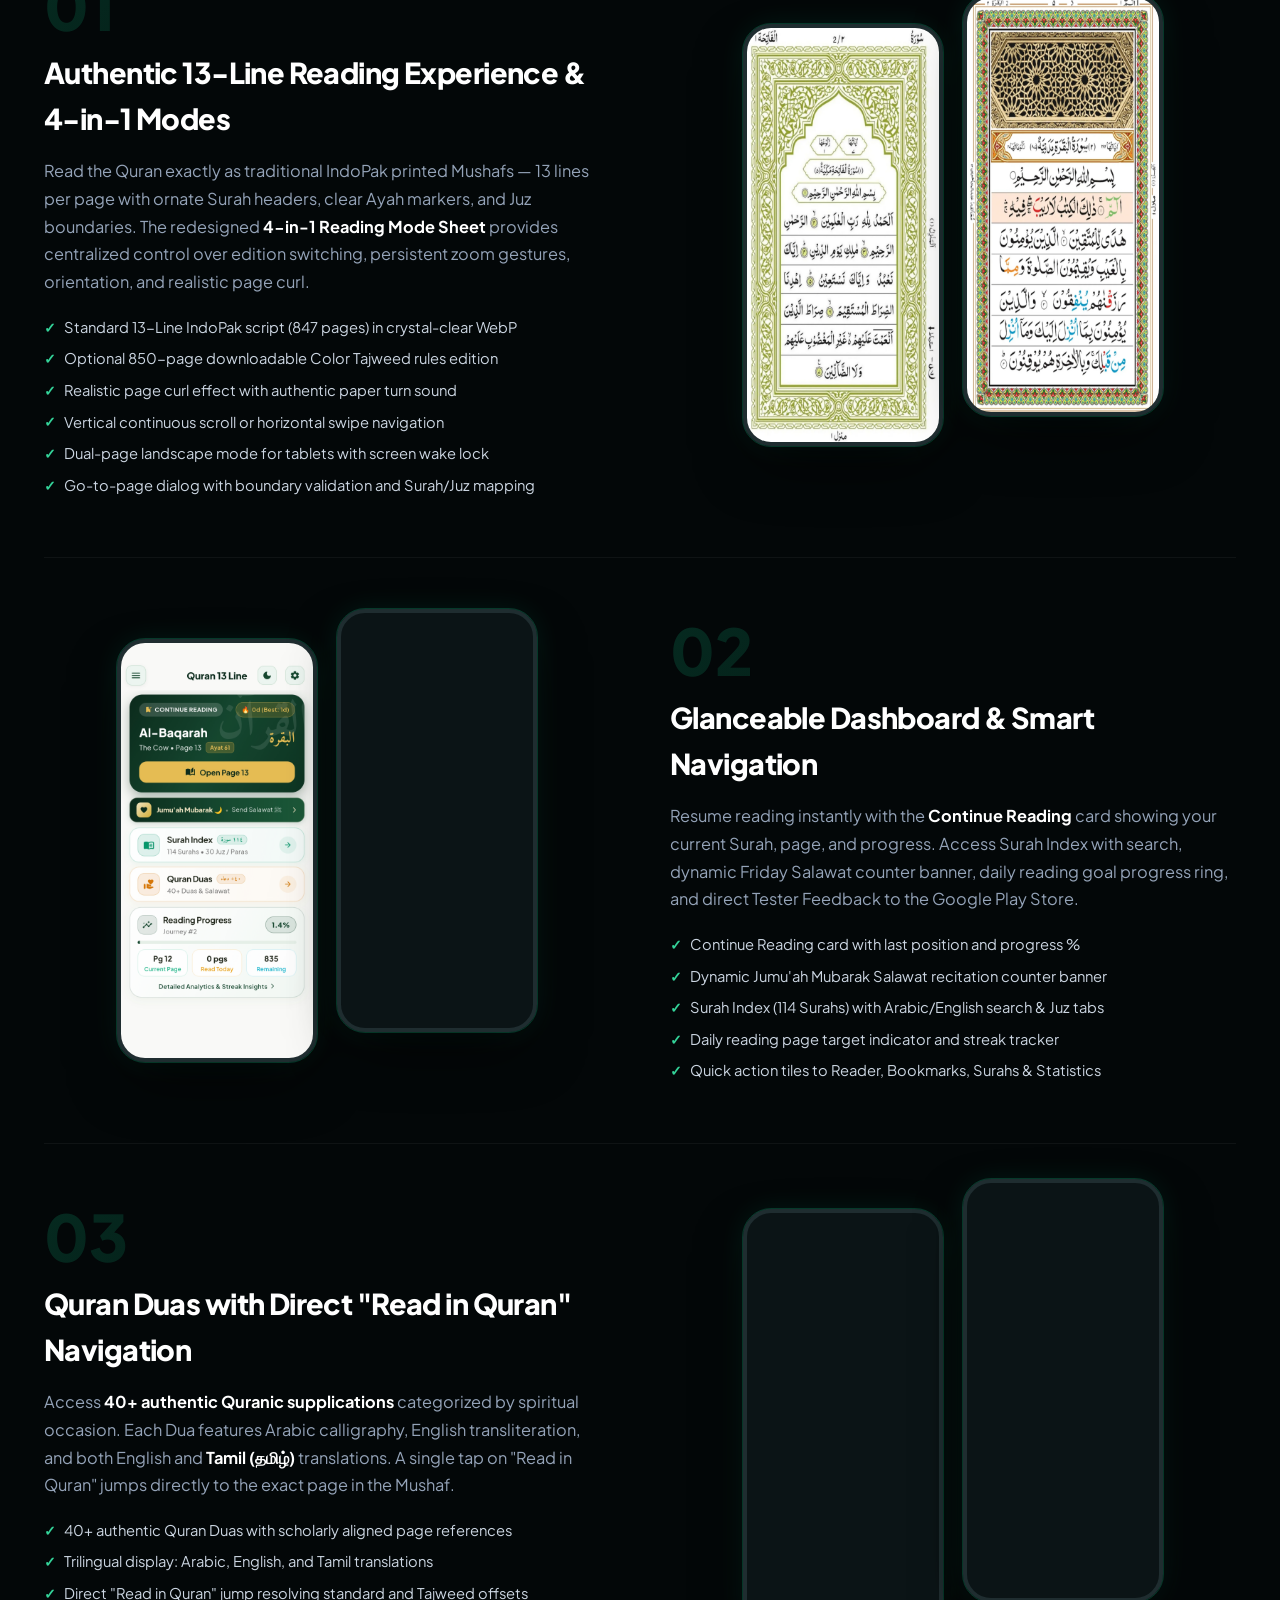
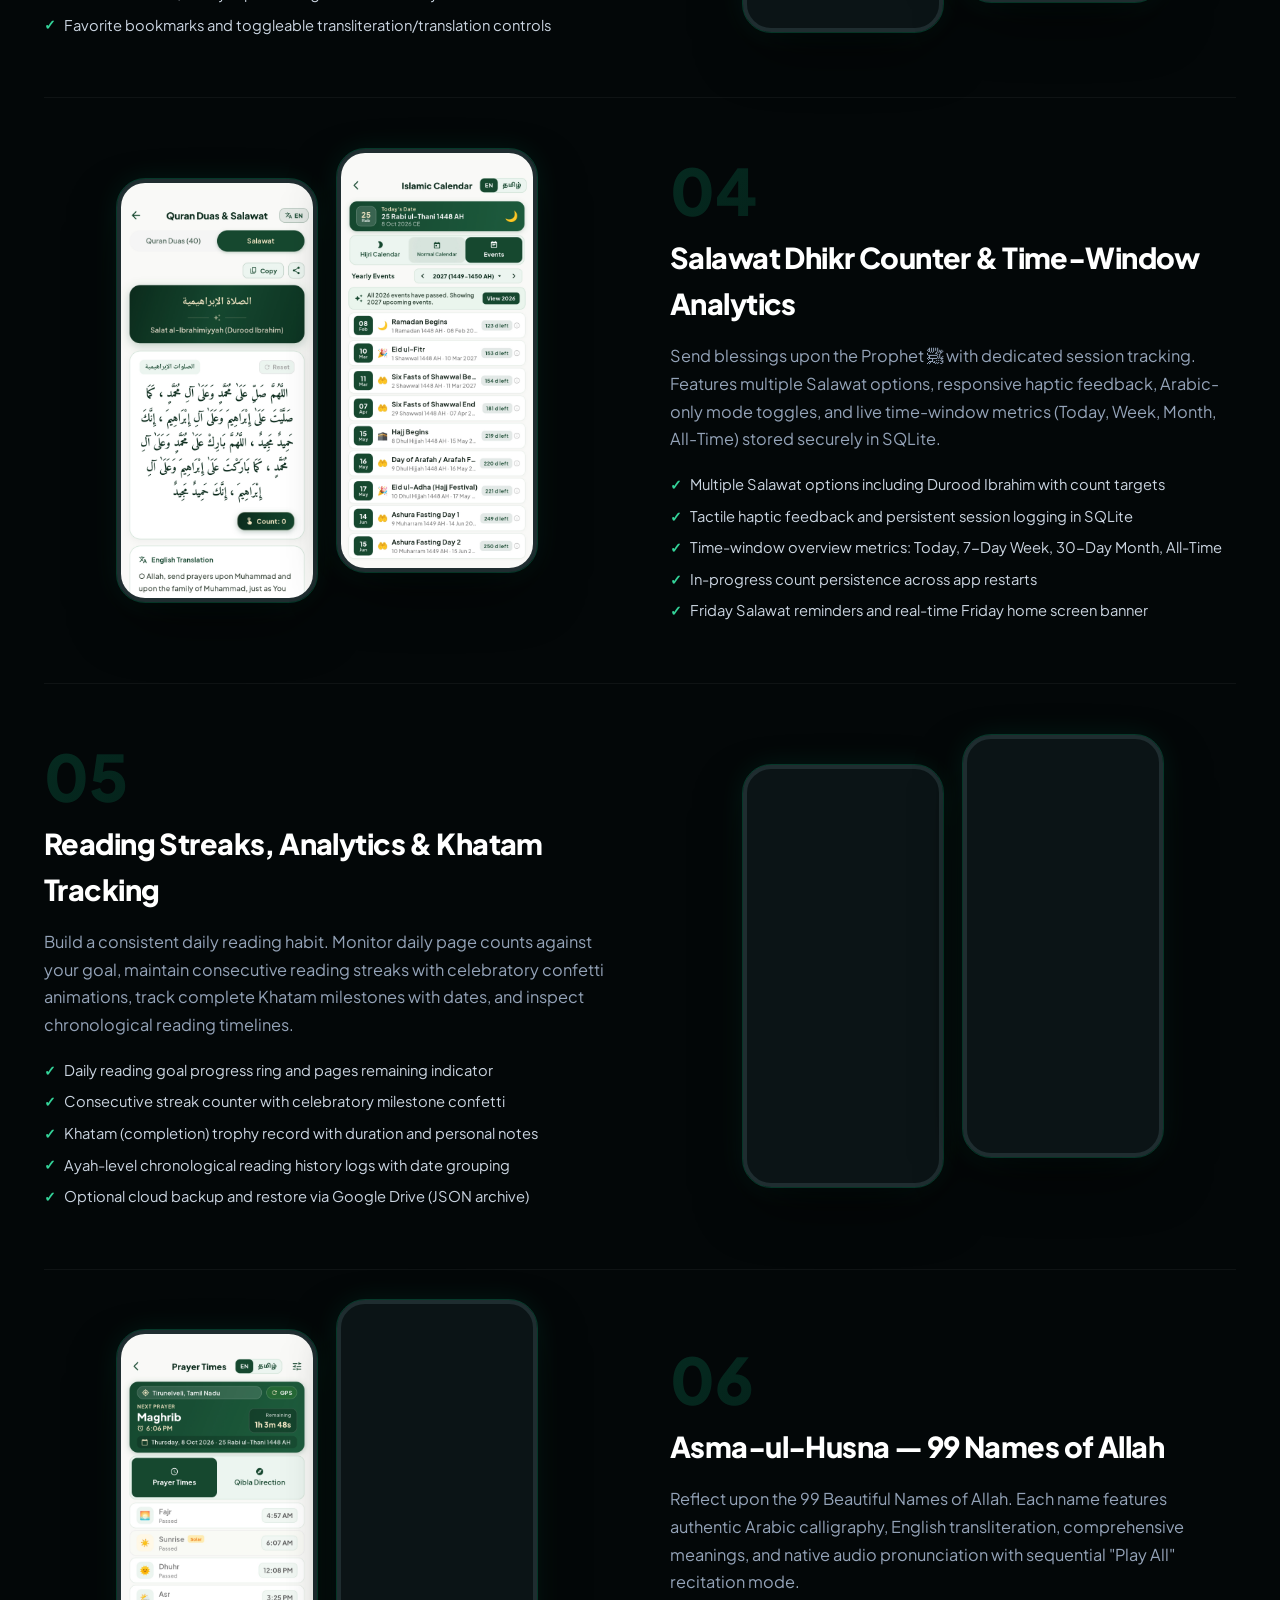
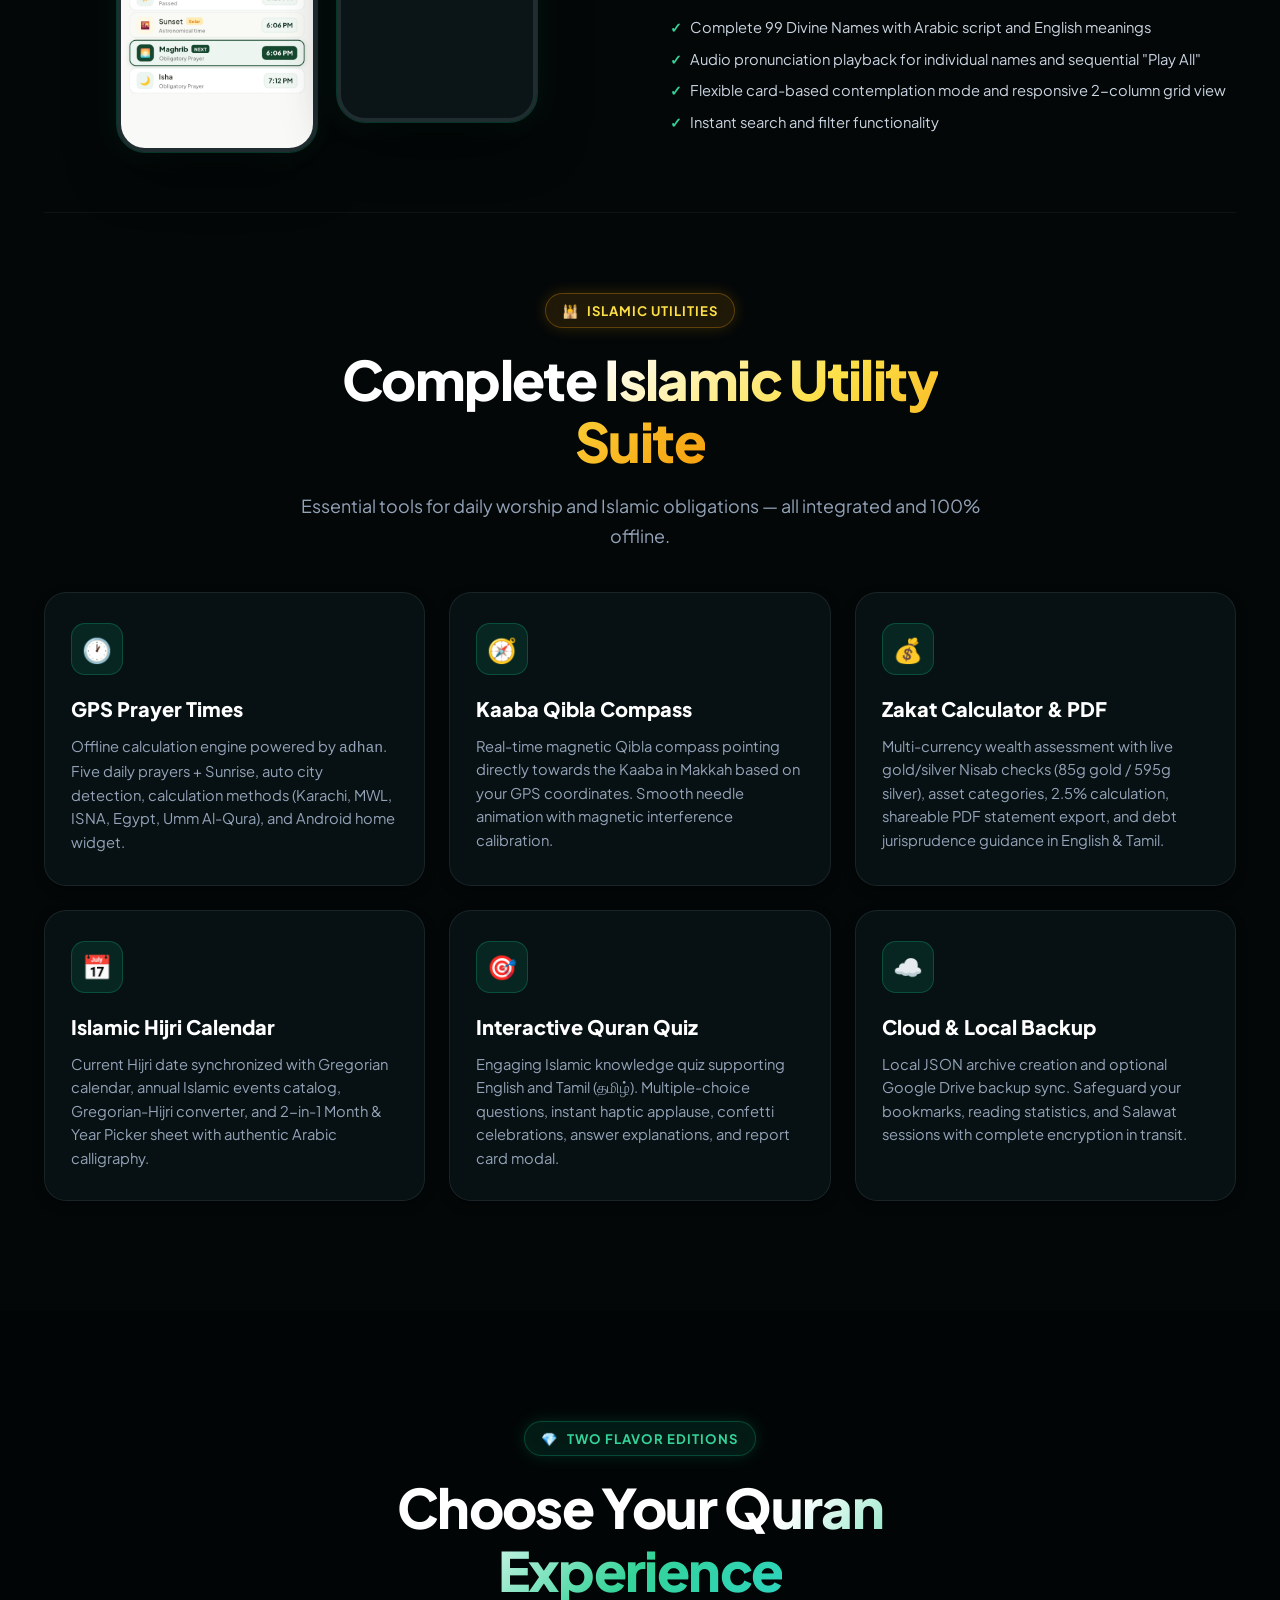
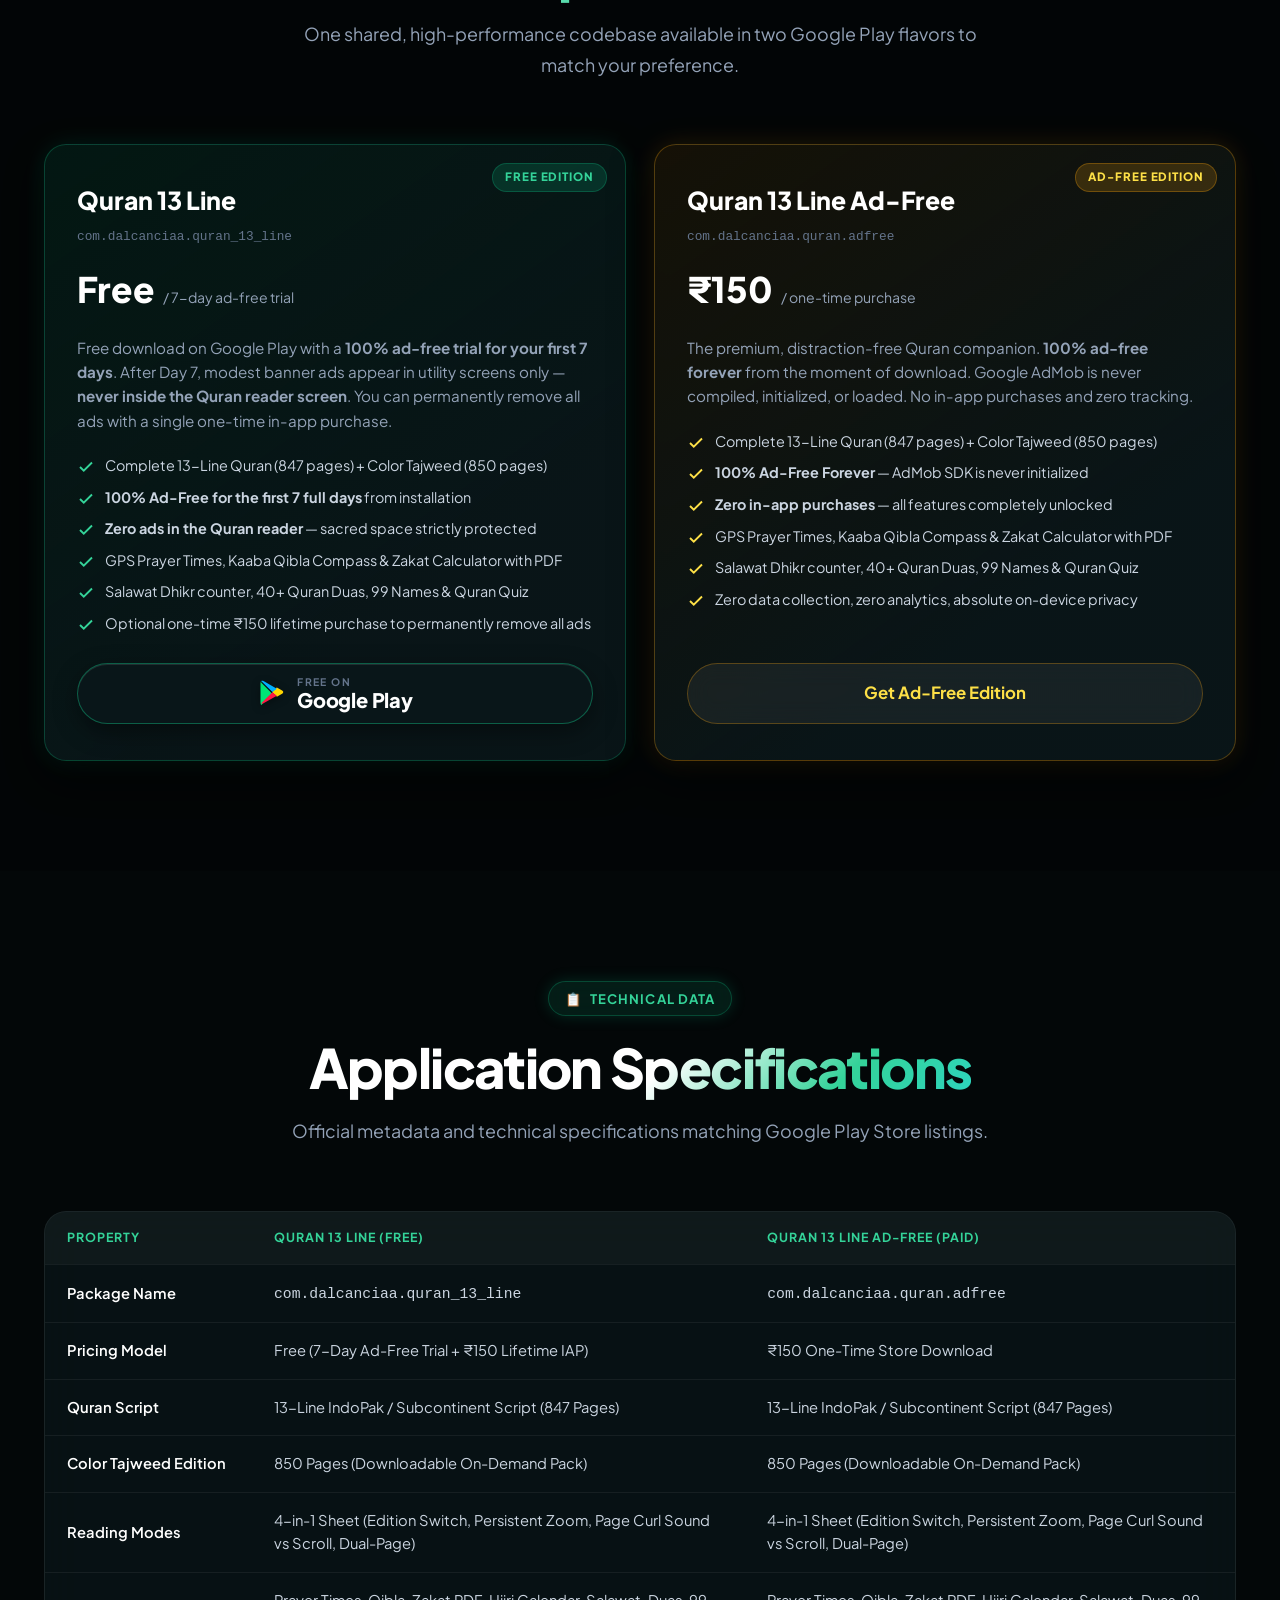
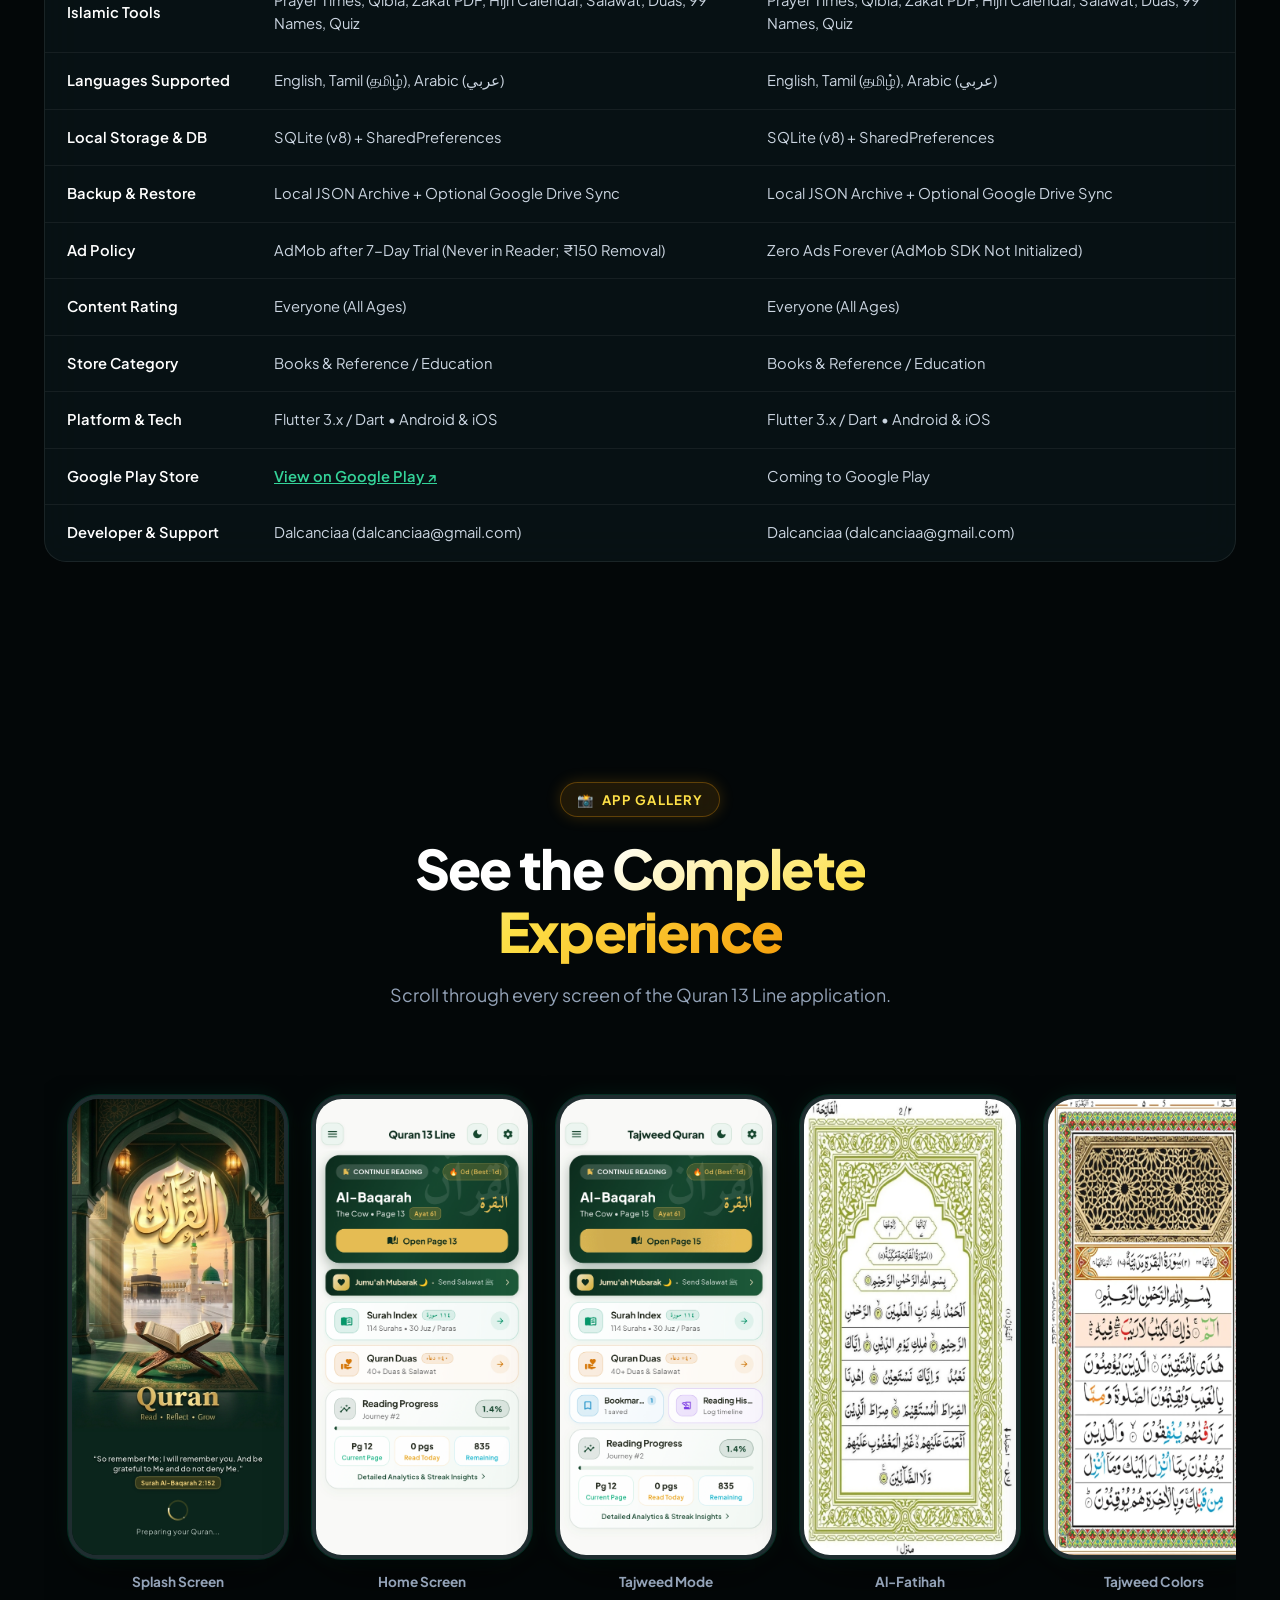
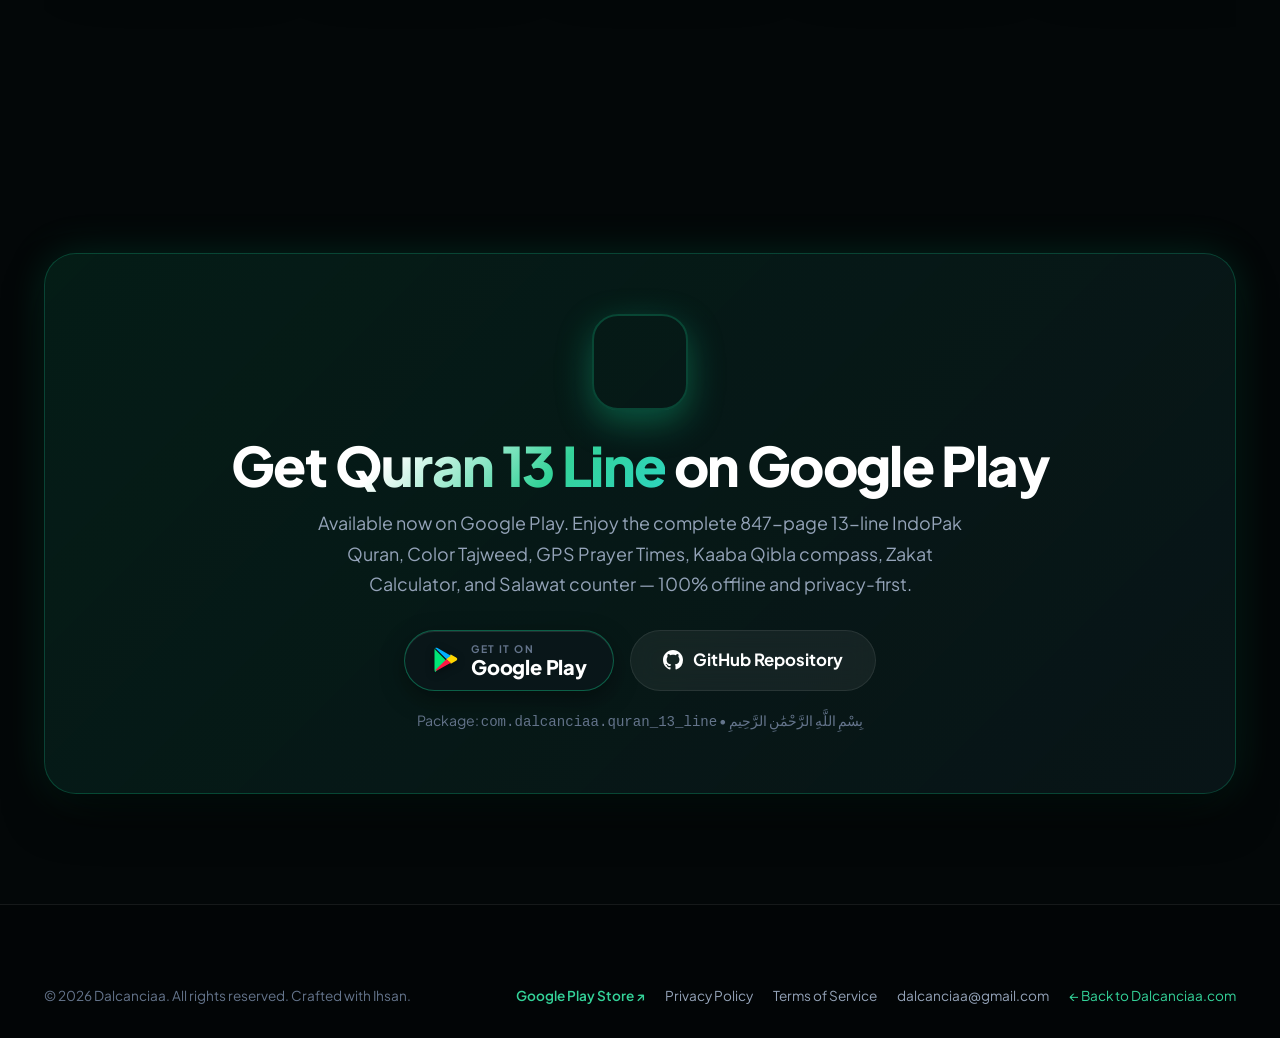
<file: quran.html>
<!DOCTYPE html>
<html lang="en">
<head>
  <meta charset="UTF-8">
  <meta name="viewport" content="width=device-width, initial-scale=1.0">
  <title>Quran 13 Line | Complete Offline 13-Line Quran & Islamic Companion</title>
  
  <meta name="description" content="Quran 13 Line — Complete 847-page offline 13-line IndoPak Quran reader with downloadable 850-page Color Tajweed, GPS Prayer Times, Kaaba Qibla compass, Zakat Calculator with PDF statements, Salawat Counter, 40+ Duas, 99 Names of Allah & Quiz. 100% offline.">
  <meta name="keywords" content="Quran 13 Line, 13 Line Quran, Quran 13 Line Ad-Free, IndoPak Quran, Tajweed Quran, Offline Quran, Prayer Times, Qibla Compass, Zakat Calculator, Salawat Counter, 99 Names of Allah, Quran Quiz, Dalcanciaa">
  <meta name="author" content="Dalcanciaa">
  <link rel="canonical" href="https://dalcanciaa.com/quran.html">

  <meta property="og:type" content="website">
  <meta property="og:url" content="https://dalcanciaa.com/quran.html">
  <meta property="og:title" content="Quran 13 Line | Complete Offline Islamic Companion">
  <meta property="og:description" content="Complete 13-Line IndoPak Quran with Color Tajweed, GPS Prayer Times, Qibla compass, Zakat Calculator with PDF statements, Salawat Dhikr & 40+ Duas. 100% offline.">
  <meta property="og:image" content="https://dalcanciaa.com/assets/images/quran_app_logo.png">

  <link rel="icon" type="image/svg+xml" href="favicon.svg">
  <link rel="preconnect" href="https://fonts.googleapis.com">
  <link rel="preconnect" href="https://fonts.gstatic.com" crossorigin>
  <link href="https://fonts.googleapis.com/css2?family=Amiri+Quran&family=Plus+Jakarta+Sans:wght@300;400;500;600;700;800&display=swap" rel="stylesheet">
  <link rel="stylesheet" href="styles.css">
</head>
<body>
  <a href="#main-content" class="skip-link">Skip to main content</a>

  <canvas id="bg-canvas"></canvas>
  <div class="ambient-glow-orb glow-1"></div>
  <div class="ambient-glow-orb glow-2"></div>

  <!-- ========== NAVIGATION ========== -->
  <header class="site-nav" id="site-nav">
    <div class="container nav-container">
      <a href="/" class="brand-logo">
        <img src="assets/logo.png" alt="Dalcanciaa Logo" class="brand-logo-icon" width="42" height="42">
        <div class="brand-name">
          <span class="brand-title">DALCANCIAA</span>
          <span class="brand-tagline-nav">Spiritual Tech Studio</span>
        </div>
      </a>

      <ul class="nav-links" id="nav-links">
        <li><a href="#overview" class="nav-link">Overview</a></li>
        <li><a href="#features" class="nav-link">Features</a></li>
        <li><a href="#editions" class="nav-link">App Editions</a></li>
        <li><a href="#specs" class="nav-link">Specifications</a></li>
        <li><a href="#screenshots" class="nav-link">Screenshots</a></li>
        <li><a href="#download" class="nav-link">Download</a></li>
        <li><a href="/" class="nav-link">← Home</a></li>
      </ul>

      <div class="nav-actions">
        <a href="https://play.google.com/store/apps/details?id=com.dalcanciaa.quran_13_line" target="_blank" rel="noopener noreferrer" class="btn btn-primary">
          <span>Get on Google Play</span>
          <svg width="16" height="16" viewBox="0 0 24 24" fill="none" stroke="currentColor" stroke-width="2.5"><path d="M5 12h14M12 5l7 7-7 7"/></svg>
        </a>
        <button class="mobile-menu-toggle" id="mobile-menu-btn" aria-label="Toggle Menu" aria-expanded="false" aria-controls="nav-links">☰</button>
      </div>
    </div>
  </header>

  <!-- ========== MAIN CONTENT ========== -->
  <main id="main-content">

  <!-- ========== QURAN HERO ========== -->
  <section class="hero-section quran-hero">
    <div class="container hero-grid" id="overview">
      <div class="hero-content">
        <div class="badge-tag">
          <span>📖</span>
          <span>Complete Offline Islamic Companion</span>
        </div>

        <h1 class="hero-title">
          The Authentic<br><span class="gradient-text glow">Quran 13 Line</span>
        </h1>

        <p class="hero-desc">
          Experience the Quran the way it was meant to be read — in the traditional <strong>13-Line IndoPak script (847 pages)</strong> 
          with optional <strong>850-page Color Tajweed</strong>, smooth page curl, and 4-in-1 reading modes. Complete with 
          <strong>GPS Prayer Times</strong>, <strong>Qibla Compass</strong>, <strong>Zakat Calculator with PDF Statements</strong>, 
          <strong>Salawat Counter</strong>, <strong>40+ Quran Duas</strong>, <strong>99 Names of Allah</strong>, and <strong>Quran Quiz</strong> — 100% offline.
        </p>

        <div class="quran-hero-badges">
          <div class="hero-mini-badge">
            <span class="mini-badge-icon">🕌</span>
            <span>13-Line IndoPak (847 Pages)</span>
          </div>
          <div class="hero-mini-badge">
            <span class="mini-badge-icon">🎨</span>
            <span>Color Tajweed (850 Pages)</span>
          </div>
          <div class="hero-mini-badge">
            <span class="mini-badge-icon">🔄</span>
            <span>4-in-1 Reading Modes</span>
          </div>
          <div class="hero-mini-badge">
            <span class="mini-badge-icon">🕐</span>
            <span>GPS Prayer Times</span>
          </div>
          <div class="hero-mini-badge">
            <span class="mini-badge-icon">🧭</span>
            <span>Kaaba Qibla Compass</span>
          </div>
          <div class="hero-mini-badge">
            <span class="mini-badge-icon">💰</span>
            <span>Zakat Calculator & PDF</span>
          </div>
          <div class="hero-mini-badge">
            <span class="mini-badge-icon">📅</span>
            <span>Hijri Calendar</span>
          </div>
          <div class="hero-mini-badge">
            <span class="mini-badge-icon">📿</span>
            <span>Salawat Dhikr Counter</span>
          </div>
          <div class="hero-mini-badge">
            <span class="mini-badge-icon">🤲</span>
            <span>40+ Duas & Reader Jump</span>
          </div>
          <div class="hero-mini-badge">
            <span class="mini-badge-icon">✨</span>
            <span>99 Names with Audio</span>
          </div>
          <div class="hero-mini-badge">
            <span class="mini-badge-icon">🎯</span>
            <span>Quran Quiz (EN & TA)</span>
          </div>
          <div class="hero-mini-badge">
            <span class="mini-badge-icon">🔒</span>
            <span>100% Offline & Private</span>
          </div>
        </div>

        <div class="hero-cta-group">
          <a href="https://play.google.com/store/apps/details?id=com.dalcanciaa.quran_13_line" target="_blank" rel="noopener noreferrer" class="btn-playstore btn-lg" aria-label="Download Quran 13 Line on Google Play">
            <svg class="playstore-icon" viewBox="0 0 24 24" fill="none">
              <path d="M3.609 1.814C3.23 2.217 3 2.827 3 3.619v16.762c0 .792.23 1.402.609 1.805l.095.093 9.4-9.4v-.22l-9.4-9.4-.104.054z" fill="#00E676"/>
              <path d="M16.924 15.105l-3.82-3.82v-.22l3.82-3.82.086.049 4.529 2.573c1.293.734 1.293 1.939 0 2.674l-4.529 2.573-.086-.009z" fill="#FFD600"/>
              <path d="M13.195 11.175L3.609 1.814c.433-.46 1.155-.515 1.97-.05l11.43 6.495-3.814 2.916z" fill="#00B0FF"/>
              <path d="M13.195 11.395l3.814 2.916-11.43 6.495c-.815.465-1.537.41-1.97-.05l9.586-9.361z" fill="#FF1744"/>
            </svg>
            <div class="btn-playstore-content">
              <span class="btn-playstore-label">GET IT ON</span>
              <span class="btn-playstore-title">Google Play</span>
            </div>
          </a>
          <a href="#features" class="btn btn-secondary">
            <span>Explore All Features</span>
          </a>
        </div>
      </div>

      <!-- Hero Visual: Stacked Phone Duo -->
      <div class="hero-visual-wrapper">
        <div class="hero-visual-glow"></div>
        <div class="hero-phones-duo">
          <div class="hero-phone-back" data-tilt>
            <div class="phone-mockup-frame">
              <div class="phone-notch"><div class="notch-camera"></div></div>
              <div class="phone-screen">
                <img src="assets/screenshots/quran_page_tajweed.jpg" alt="Tajweed Quran Page" class="phone-screen-img" width="1080" height="2376" fetchpriority="high">
              </div>
            </div>
          </div>
          <div class="hero-phone-front" data-tilt>
            <div class="phone-mockup-frame">
              <div class="phone-notch"><div class="notch-camera"></div></div>
              <div class="phone-screen">
                <img src="assets/screenshots/splash_screen.jpg" alt="Splash Screen" class="phone-screen-img" width="1080" height="2376" fetchpriority="high">
              </div>
            </div>
          </div>
        </div>
      </div>
    </div>
  </section>

  <!-- ========== FEATURES SHOWCASE (Screenshot Sections) ========== -->
  <section class="section" id="features">
    <div class="container">
      <div class="section-header">
        <div class="badge-tag"><span>⭐</span><span>App Features</span></div>
        <h2 class="section-title">Everything You Need in <span class="gradient-text">One Quran Companion</span></h2>
        <p class="section-desc">Meticulously crafted features to enhance your daily Quran reading journey — 100% offline-first.</p>
      </div>

      <!-- Feature 1: 13-Line Reading Experience -->
      <div class="feature-showcase-row">
        <div class="feature-text">
          <div class="feature-number">01</div>
          <h3 class="feature-title">Authentic 13-Line Reading Experience & 4-in-1 Modes</h3>
          <p class="feature-desc">Read the Quran exactly as traditional IndoPak printed Mushafs — 13 lines per page with ornate Surah headers, clear Ayah markers, and Juz boundaries. The redesigned <strong>4-in-1 Reading Mode Sheet</strong> provides centralized control over edition switching, persistent zoom gestures, orientation, and realistic page curl.</p>
          <ul class="feature-bullets">
            <li>Standard 13-Line IndoPak script (847 pages) in crystal-clear WebP</li>
            <li>Optional 850-page downloadable Color Tajweed rules edition</li>
            <li>Realistic page curl effect with authentic paper turn sound</li>
            <li>Vertical continuous scroll or horizontal swipe navigation</li>
            <li>Dual-page landscape mode for tablets with screen wake lock</li>
            <li>Go-to-page dialog with boundary validation and Surah/Juz mapping</li>
          </ul>
        </div>
        <div class="feature-phones">
          <div class="feature-phone" data-tilt>
            <div class="phone-mockup-sm"><img src="assets/screenshots/quran_page_fatihah.jpg" alt="Al-Fatihah 13-Line" class="phone-screen-img" width="1080" height="2376" loading="lazy" decoding="async"></div>
          </div>
          <div class="feature-phone feature-phone-offset" data-tilt>
            <div class="phone-mockup-sm"><img src="assets/screenshots/quran_page_tajweed.jpg" alt="Tajweed Color Page" class="phone-screen-img" width="1080" height="2376" loading="lazy" decoding="async"></div>
          </div>
        </div>
      </div>

      <!-- Feature 2: Home Screen & Navigation -->
      <div class="feature-showcase-row reverse">
        <div class="feature-text">
          <div class="feature-number">02</div>
          <h3 class="feature-title">Glanceable Dashboard & Smart Navigation</h3>
          <p class="feature-desc">Resume reading instantly with the <strong>Continue Reading</strong> card showing your current Surah, page, and progress. Access Surah Index with search, dynamic Friday Salawat counter banner, daily reading goal progress ring, and direct Tester Feedback to the Google Play Store.</p>
          <ul class="feature-bullets">
            <li>Continue Reading card with last position and progress %</li>
            <li>Dynamic Jumu'ah Mubarak Salawat recitation counter banner</li>
            <li>Surah Index (114 Surahs) with Arabic/English search & Juz tabs</li>
            <li>Daily reading page target indicator and streak tracker</li>
            <li>Quick action tiles to Reader, Bookmarks, Surahs & Statistics</li>
          </ul>
        </div>
        <div class="feature-phones">
          <div class="feature-phone" data-tilt>
            <div class="phone-mockup-sm"><img src="assets/screenshots/home_screen_light.jpg" alt="Home Screen" class="phone-screen-img" width="1080" height="2376" loading="lazy" decoding="async"></div>
          </div>
          <div class="feature-phone feature-phone-offset" data-tilt>
            <div class="phone-mockup-sm"><img src="assets/screenshots/surah_index.jpg" alt="Surah Index" class="phone-screen-img" width="1080" height="2376" loading="lazy" decoding="async"></div>
          </div>
        </div>
      </div>

      <!-- Feature 3: Quran Duas & Direct Reader Navigation -->
      <div class="feature-showcase-row">
        <div class="feature-text">
          <div class="feature-number">03</div>
          <h3 class="feature-title">Quran Duas with Direct "Read in Quran" Navigation</h3>
          <p class="feature-desc">Access <strong>40+ authentic Quranic supplications</strong> categorized by spiritual occasion. Each Dua features Arabic calligraphy, English transliteration, and both English and <strong>Tamil (தமிழ்)</strong> translations. A single tap on "Read in Quran" jumps directly to the exact page in the Mushaf.</p>
          <ul class="feature-bullets">
            <li>40+ authentic Quran Duas with scholarly aligned page references</li>
            <li>Trilingual display: Arabic, English, and Tamil translations</li>
            <li>Direct "Read in Quran" jump resolving standard and Tajweed offsets</li>
            <li>Favorite bookmarks and toggleable transliteration/translation controls</li>
          </ul>
        </div>
        <div class="feature-phones">
          <div class="feature-phone" data-tilt>
            <div class="phone-mockup-sm"><img src="assets/screenshots/quran_duas.jpg" alt="Quran Duas" class="phone-screen-img" width="1080" height="2376" loading="lazy" decoding="async"></div>
          </div>
          <div class="feature-phone feature-phone-offset" data-tilt>
            <div class="phone-mockup-sm"><img src="assets/screenshots/quran_page_13line.jpg" alt="13-Line Reader Page" class="phone-screen-img" width="1080" height="2376" loading="lazy" decoding="async"></div>
          </div>
        </div>
      </div>

      <!-- Feature 4: Salawat Counter & Persistent Analytics -->
      <div class="feature-showcase-row reverse">
        <div class="feature-text">
          <div class="feature-number">04</div>
          <h3 class="feature-title">Salawat Dhikr Counter & Time-Window Analytics</h3>
          <p class="feature-desc">Send blessings upon the Prophet ﷺ with dedicated session tracking. Features multiple Salawat options, responsive haptic feedback, Arabic-only mode toggles, and live time-window metrics (Today, Week, Month, All-Time) stored securely in SQLite.</p>
          <ul class="feature-bullets">
            <li>Multiple Salawat options including Durood Ibrahim with count targets</li>
            <li>Tactile haptic feedback and persistent session logging in SQLite</li>
            <li>Time-window overview metrics: Today, 7-Day Week, 30-Day Month, All-Time</li>
            <li>In-progress count persistence across app restarts</li>
            <li>Friday Salawat reminders and real-time Friday home screen banner</li>
          </ul>
        </div>
        <div class="feature-phones">
          <div class="feature-phone" data-tilt>
            <div class="phone-mockup-sm"><img src="assets/screenshots/salawat.jpg" alt="Salawat Dhikr" class="phone-screen-img" width="1080" height="2376" loading="lazy" decoding="async"></div>
          </div>
          <div class="feature-phone feature-phone-offset" data-tilt>
            <div class="phone-mockup-sm"><img src="assets/screenshots/drawer_menu.jpg" alt="App Drawer Menu" class="phone-screen-img" width="1080" height="2376" loading="lazy" decoding="async"></div>
          </div>
        </div>
      </div>

      <!-- Feature 5: Reading Statistics & Khatam History -->
      <div class="feature-showcase-row">
        <div class="feature-text">
          <div class="feature-number">05</div>
          <h3 class="feature-title">Reading Streaks, Analytics & Khatam Tracking</h3>
          <p class="feature-desc">Build a consistent daily reading habit. Monitor daily page counts against your goal, maintain consecutive reading streaks with celebratory confetti animations, track complete Khatam milestones with dates, and inspect chronological reading timelines.</p>
          <ul class="feature-bullets">
            <li>Daily reading goal progress ring and pages remaining indicator</li>
            <li>Consecutive streak counter with celebratory milestone confetti</li>
            <li>Khatam (completion) trophy record with duration and personal notes</li>
            <li>Ayah-level chronological reading history logs with date grouping</li>
            <li>Optional cloud backup and restore via Google Drive (JSON archive)</li>
          </ul>
        </div>
        <div class="feature-phones">
          <div class="feature-phone" data-tilt>
            <div class="phone-mockup-sm"><img src="assets/screenshots/reading_stats.jpg" alt="Reading Statistics" class="phone-screen-img" width="1080" height="2376" loading="lazy" decoding="async"></div>
          </div>
          <div class="feature-phone feature-phone-offset" data-tilt>
            <div class="phone-mockup-sm"><img src="assets/screenshots/reading_history.jpg" alt="Reading History" class="phone-screen-img" width="1080" height="2376" loading="lazy" decoding="async"></div>
          </div>
        </div>
      </div>

      <!-- Feature 6: 99 Names of Allah -->
      <div class="feature-showcase-row reverse">
        <div class="feature-text">
          <div class="feature-number">06</div>
          <h3 class="feature-title">Asma-ul-Husna — 99 Names of Allah</h3>
          <p class="feature-desc">Reflect upon the 99 Beautiful Names of Allah. Each name features authentic Arabic calligraphy, English transliteration, comprehensive meanings, and native audio pronunciation with sequential "Play All" recitation mode.</p>
          <ul class="feature-bullets">
            <li>Complete 99 Divine Names with Arabic script and English meanings</li>
            <li>Audio pronunciation playback for individual names and sequential "Play All"</li>
            <li>Flexible card-based contemplation mode and responsive 2-column grid view</li>
            <li>Instant search and filter functionality</li>
          </ul>
        </div>
        <div class="feature-phones">
          <div class="feature-phone" data-tilt>
            <div class="phone-mockup-sm"><img src="assets/screenshots/asma_ul_husna.jpg" alt="99 Names of Allah" class="phone-screen-img" width="1080" height="2376" loading="lazy" decoding="async"></div>
          </div>
          <div class="feature-phone feature-phone-offset" data-tilt>
            <div class="phone-mockup-sm"><img src="assets/screenshots/asma_grid.jpg" alt="Asma ul Husna Grid" class="phone-screen-img" width="1080" height="2376" loading="lazy" decoding="async"></div>
          </div>
        </div>
      </div>

      <!-- Islamic Tools Highlight Grid -->
      <div style="margin-top: 80px;">
        <div class="section-header" style="margin-bottom: 36px;">
          <div class="badge-tag gold"><span>🕌</span><span>Islamic Utilities</span></div>
          <h2 class="section-title">Complete <span class="gold-text">Islamic Utility Suite</span></h2>
          <p class="section-desc">Essential tools for daily worship and Islamic obligations — all integrated and 100% offline.</p>
        </div>

        <div class="tools-grid">
          <!-- Tool 1: Prayer Times -->
          <div class="tool-card glass-card" data-tilt>
            <div class="tool-card-icon">🕐</div>
            <h3 class="tool-card-title">GPS Prayer Times</h3>
            <p class="tool-card-desc">Offline calculation engine powered by <code>adhan</code>. Five daily prayers + Sunrise, auto city detection, calculation methods (Karachi, MWL, ISNA, Egypt, Umm Al-Qura), and Android home widget.</p>
          </div>

          <!-- Tool 2: Qibla Compass -->
          <div class="tool-card glass-card" data-tilt>
            <div class="tool-card-icon">🧭</div>
            <h3 class="tool-card-title">Kaaba Qibla Compass</h3>
            <p class="tool-card-desc">Real-time magnetic Qibla compass pointing directly towards the Kaaba in Makkah based on your GPS coordinates. Smooth needle animation with magnetic interference calibration.</p>
          </div>

          <!-- Tool 3: Zakat Calculator -->
          <div class="tool-card glass-card" data-tilt>
            <div class="tool-card-icon">💰</div>
            <h3 class="tool-card-title">Zakat Calculator & PDF</h3>
            <p class="tool-card-desc">Multi-currency wealth assessment with live gold/silver Nisab checks (85g gold / 595g silver), asset categories, 2.5% calculation, shareable PDF statement export, and debt jurisprudence guidance in English & Tamil.</p>
          </div>

          <!-- Tool 4: Hijri Calendar -->
          <div class="tool-card glass-card" data-tilt>
            <div class="tool-card-icon">📅</div>
            <h3 class="tool-card-title">Islamic Hijri Calendar</h3>
            <p class="tool-card-desc">Current Hijri date synchronized with Gregorian calendar, annual Islamic events catalog, Gregorian-Hijri converter, and 2-in-1 Month & Year Picker sheet with authentic Arabic calligraphy.</p>
          </div>

          <!-- Tool 5: Quran Quiz -->
          <div class="tool-card glass-card" data-tilt>
            <div class="tool-card-icon">🎯</div>
            <h3 class="tool-card-title">Interactive Quran Quiz</h3>
            <p class="tool-card-desc">Engaging Islamic knowledge quiz supporting English and Tamil (தமிழ்). Multiple-choice questions, instant haptic applause, confetti celebrations, answer explanations, and report card modal.</p>
          </div>

          <!-- Tool 6: Cloud & Local Backup -->
          <div class="tool-card glass-card" data-tilt>
            <div class="tool-card-icon">☁️</div>
            <h3 class="tool-card-title">Cloud & Local Backup</h3>
            <p class="tool-card-desc">Local JSON archive creation and optional Google Drive backup sync. Safeguard your bookmarks, reading statistics, and Salawat sessions with complete encryption in transit.</p>
          </div>
        </div>
      </div>

    </div>
  </section>

  <!-- ========== APP EDITIONS / PRICING ========== -->
  <section class="section" id="editions" style="background: rgba(0,0,0,0.25);">
    <div class="container">
      <div class="section-header">
        <div class="badge-tag"><span>💎</span><span>Two Flavor Editions</span></div>
        <h2 class="section-title">Choose Your <span class="gradient-text">Quran Experience</span></h2>
        <p class="section-desc">One shared, high-performance codebase available in two Google Play flavors to match your preference.</p>
      </div>

      <div class="variants-grid">
        <!-- Variant 1: Free App -->
        <div class="variant-card featured" data-tilt>
          <div class="variant-ribbon free-tag">Free Edition</div>
          <h3 class="variant-title">Quran 13 Line</h3>
          <div class="variant-pkg">com.dalcanciaa.quran_13_line</div>
          <div class="variant-price-box">
            <span class="variant-price">Free</span>
            <span class="variant-period">/ 7-day ad-free trial</span>
          </div>
          <p class="variant-desc">
            Free download on Google Play with a <strong>100% ad-free trial for your first 7 days</strong>. After Day 7, modest banner ads appear in utility screens only — <strong>never inside the Quran reader screen</strong>. You can permanently remove all ads with a single one-time in-app purchase.
          </p>
          <ul class="variant-features">
            <li><svg width="18" height="18" viewBox="0 0 24 24" fill="none" stroke="currentColor" stroke-width="2.5"><path d="M20 6L9 17l-5-5"/></svg><span>Complete 13-Line Quran (847 pages) + Color Tajweed (850 pages)</span></li>
            <li><svg width="18" height="18" viewBox="0 0 24 24" fill="none" stroke="currentColor" stroke-width="2.5"><path d="M20 6L9 17l-5-5"/></svg><span><strong>100% Ad-Free for the first 7 full days</strong> from installation</span></li>
            <li><svg width="18" height="18" viewBox="0 0 24 24" fill="none" stroke="currentColor" stroke-width="2.5"><path d="M20 6L9 17l-5-5"/></svg><span><strong>Zero ads in the Quran reader</strong> — sacred space strictly protected</span></li>
            <li><svg width="18" height="18" viewBox="0 0 24 24" fill="none" stroke="currentColor" stroke-width="2.5"><path d="M20 6L9 17l-5-5"/></svg><span>GPS Prayer Times, Kaaba Qibla Compass & Zakat Calculator with PDF</span></li>
            <li><svg width="18" height="18" viewBox="0 0 24 24" fill="none" stroke="currentColor" stroke-width="2.5"><path d="M20 6L9 17l-5-5"/></svg><span>Salawat Dhikr counter, 40+ Quran Duas, 99 Names & Quran Quiz</span></li>
            <li><svg width="18" height="18" viewBox="0 0 24 24" fill="none" stroke="currentColor" stroke-width="2.5"><path d="M20 6L9 17l-5-5"/></svg><span>Optional one-time ₹150 lifetime purchase to permanently remove all ads</span></li>
          </ul>
          <a href="https://play.google.com/store/apps/details?id=com.dalcanciaa.quran_13_line" target="_blank" rel="noopener noreferrer" class="btn-playstore btn-lg" style="width: 100%; justify-content: center;" aria-label="Get Free Edition on Google Play">
            <svg class="playstore-icon" viewBox="0 0 24 24" fill="none">
              <path d="M3.609 1.814C3.23 2.217 3 2.827 3 3.619v16.762c0 .792.23 1.402.609 1.805l.095.093 9.4-9.4v-.22l-9.4-9.4-.104.054z" fill="#00E676"/>
              <path d="M16.924 15.105l-3.82-3.82v-.22l3.82-3.82.086.049 4.529 2.573c1.293.734 1.293 1.939 0 2.674l-4.529 2.573-.086-.009z" fill="#FFD600"/>
              <path d="M13.195 11.175L3.609 1.814c.433-.46 1.155-.515 1.97-.05l11.43 6.495-3.814 2.916z" fill="#00B0FF"/>
              <path d="M13.195 11.395l3.814 2.916-11.43 6.495c-.815.465-1.537.41-1.97-.05l9.586-9.361z" fill="#FF1744"/>
            </svg>
            <div class="btn-playstore-content">
              <span class="btn-playstore-label">FREE ON</span>
              <span class="btn-playstore-title">Google Play</span>
            </div>
          </a>
        </div>

        <!-- Variant 2: Paid Ad-Free App -->
        <div class="variant-card paid" data-tilt>
          <div class="variant-ribbon paid-tag">Ad-Free Edition</div>
          <h3 class="variant-title">Quran 13 Line Ad-Free</h3>
          <div class="variant-pkg">com.dalcanciaa.quran.adfree</div>
          <div class="variant-price-box">
            <span class="variant-price">₹150</span>
            <span class="variant-period">/ one-time purchase</span>
          </div>
          <p class="variant-desc">
            The premium, distraction-free Quran companion. <strong>100% ad-free forever</strong> from the moment of download. Google AdMob is never compiled, initialized, or loaded. No in-app purchases and zero tracking.
          </p>
          <ul class="variant-features">
            <li><svg width="18" height="18" viewBox="0 0 24 24" fill="none" stroke="currentColor" stroke-width="2.5"><path d="M20 6L9 17l-5-5"/></svg><span>Complete 13-Line Quran (847 pages) + Color Tajweed (850 pages)</span></li>
            <li><svg width="18" height="18" viewBox="0 0 24 24" fill="none" stroke="currentColor" stroke-width="2.5"><path d="M20 6L9 17l-5-5"/></svg><span><strong>100% Ad-Free Forever</strong> — AdMob SDK is never initialized</span></li>
            <li><svg width="18" height="18" viewBox="0 0 24 24" fill="none" stroke="currentColor" stroke-width="2.5"><path d="M20 6L9 17l-5-5"/></svg><span><strong>Zero in-app purchases</strong> — all features completely unlocked</span></li>
            <li><svg width="18" height="18" viewBox="0 0 24 24" fill="none" stroke="currentColor" stroke-width="2.5"><path d="M20 6L9 17l-5-5"/></svg><span>GPS Prayer Times, Kaaba Qibla Compass & Zakat Calculator with PDF</span></li>
            <li><svg width="18" height="18" viewBox="0 0 24 24" fill="none" stroke="currentColor" stroke-width="2.5"><path d="M20 6L9 17l-5-5"/></svg><span>Salawat Dhikr counter, 40+ Quran Duas, 99 Names & Quran Quiz</span></li>
            <li><svg width="18" height="18" viewBox="0 0 24 24" fill="none" stroke="currentColor" stroke-width="2.5"><path d="M20 6L9 17l-5-5"/></svg><span>Zero data collection, zero analytics, absolute on-device privacy</span></li>
          </ul>
          <a href="#download" class="btn btn-secondary btn-lg" style="width: 100%; border-color: var(--border-gold); color: var(--gold-light);">
            <span>Get Ad-Free Edition</span>
          </a>
        </div>
      </div>
    </div>
  </section>

  <!-- ========== APP SPECIFICATIONS TABLE ========== -->
  <section class="section" id="specs">
    <div class="container">
      <div class="section-header">
        <div class="badge-tag"><span>📋</span><span>Technical Data</span></div>
        <h2 class="section-title">Application <span class="gradient-text">Specifications</span></h2>
        <p class="section-desc">Official metadata and technical specifications matching Google Play Store listings.</p>
      </div>

      <div class="specs-table-wrapper">
        <table class="specs-table">
          <thead>
            <tr>
              <th>Property</th>
              <th>Quran 13 Line (Free)</th>
              <th>Quran 13 Line Ad-Free (Paid)</th>
            </tr>
          </thead>
          <tbody>
            <tr>
              <td>Package Name</td>
              <td><code>com.dalcanciaa.quran_13_line</code></td>
              <td><code>com.dalcanciaa.quran.adfree</code></td>
            </tr>
            <tr>
              <td>Pricing Model</td>
              <td>Free (7-Day Ad-Free Trial + ₹150 Lifetime IAP)</td>
              <td>₹150 One-Time Store Download</td>
            </tr>
            <tr>
              <td>Quran Script</td>
              <td>13-Line IndoPak / Subcontinent Script (847 Pages)</td>
              <td>13-Line IndoPak / Subcontinent Script (847 Pages)</td>
            </tr>
            <tr>
              <td>Color Tajweed Edition</td>
              <td>850 Pages (Downloadable On-Demand Pack)</td>
              <td>850 Pages (Downloadable On-Demand Pack)</td>
            </tr>
            <tr>
              <td>Reading Modes</td>
              <td>4-in-1 Sheet (Edition Switch, Persistent Zoom, Page Curl Sound vs Scroll, Dual-Page)</td>
              <td>4-in-1 Sheet (Edition Switch, Persistent Zoom, Page Curl Sound vs Scroll, Dual-Page)</td>
            </tr>
            <tr>
              <td>Islamic Tools</td>
              <td>Prayer Times, Qibla, Zakat PDF, Hijri Calendar, Salawat, Duas, 99 Names, Quiz</td>
              <td>Prayer Times, Qibla, Zakat PDF, Hijri Calendar, Salawat, Duas, 99 Names, Quiz</td>
            </tr>
            <tr>
              <td>Languages Supported</td>
              <td>English, Tamil (தமிழ்), Arabic (عربي)</td>
              <td>English, Tamil (தமிழ்), Arabic (عربي)</td>
            </tr>
            <tr>
              <td>Local Storage & DB</td>
              <td>SQLite (v8) + SharedPreferences</td>
              <td>SQLite (v8) + SharedPreferences</td>
            </tr>
            <tr>
              <td>Backup & Restore</td>
              <td>Local JSON Archive + Optional Google Drive Sync</td>
              <td>Local JSON Archive + Optional Google Drive Sync</td>
            </tr>
            <tr>
              <td>Ad Policy</td>
              <td>AdMob after 7-Day Trial (Never in Reader; ₹150 Removal)</td>
              <td>Zero Ads Forever (AdMob SDK Not Initialized)</td>
            </tr>
            <tr>
              <td>Content Rating</td>
              <td>Everyone (All Ages)</td>
              <td>Everyone (All Ages)</td>
            </tr>
            <tr>
              <td>Store Category</td>
              <td>Books & Reference / Education</td>
              <td>Books & Reference / Education</td>
            </tr>
            <tr>
              <td>Platform & Tech</td>
              <td>Flutter 3.x / Dart • Android & iOS</td>
              <td>Flutter 3.x / Dart • Android & iOS</td>
            </tr>
            <tr>
              <td>Google Play Store</td>
              <td><a href="https://play.google.com/store/apps/details?id=com.dalcanciaa.quran_13_line" target="_blank" rel="noopener noreferrer" style="color: var(--emerald-light); font-weight: 600;">View on Google Play ↗</a></td>
              <td>Coming to Google Play</td>
            </tr>
            <tr>
              <td>Developer & Support</td>
              <td>Dalcanciaa (dalcanciaa@gmail.com)</td>
              <td>Dalcanciaa (dalcanciaa@gmail.com)</td>
            </tr>
          </tbody>
        </table>
      </div>
    </div>
  </section>

  <!-- ========== FULL SCREENSHOT GALLERY ========== -->
  <section class="section" id="screenshots">
    <div class="container">
      <div class="section-header">
        <div class="badge-tag gold"><span>📸</span><span>App Gallery</span></div>
        <h2 class="section-title">See the <span class="gold-text">Complete Experience</span></h2>
        <p class="section-desc">Scroll through every screen of the Quran 13 Line application.</p>
      </div>

      <div class="gallery-scroll-container">
        <div class="gallery-scroll-track">
          <div class="gallery-phone" data-tilt><div class="phone-mockup-gallery"><img src="assets/screenshots/splash_screen.jpg" alt="Splash Screen" class="phone-screen-img" width="1080" height="2376" loading="lazy" decoding="async"></div><p class="gallery-label">Splash Screen</p></div>
          <div class="gallery-phone" data-tilt><div class="phone-mockup-gallery"><img src="assets/screenshots/home_screen_light.jpg" alt="Home Screen" class="phone-screen-img" width="1080" height="2376" loading="lazy" decoding="async"></div><p class="gallery-label">Home Screen</p></div>
          <div class="gallery-phone" data-tilt><div class="phone-mockup-gallery"><img src="assets/screenshots/home_screen_tajweed.jpg" alt="Home - Tajweed Mode" class="phone-screen-img" width="1080" height="2376" loading="lazy" decoding="async"></div><p class="gallery-label">Tajweed Mode</p></div>
          <div class="gallery-phone" data-tilt><div class="phone-mockup-gallery"><img src="assets/screenshots/quran_page_fatihah.jpg" alt="Al-Fatihah" class="phone-screen-img" width="1080" height="2376" loading="lazy" decoding="async"></div><p class="gallery-label">Al-Fatihah</p></div>
          <div class="gallery-phone" data-tilt><div class="phone-mockup-gallery"><img src="assets/screenshots/quran_page_tajweed.jpg" alt="Tajweed Page" class="phone-screen-img" width="1080" height="2376" loading="lazy" decoding="async"></div><p class="gallery-label">Tajweed Colors</p></div>
          <div class="gallery-phone" data-tilt><div class="phone-mockup-gallery"><img src="assets/screenshots/quran_page_13line.jpg" alt="13-Line Page" class="phone-screen-img" width="1080" height="2376" loading="lazy" decoding="async"></div><p class="gallery-label">13-Line Page</p></div>
          <div class="gallery-phone" data-tilt><div class="phone-mockup-gallery"><img src="assets/screenshots/surah_index.jpg" alt="Surah Index" class="phone-screen-img" width="1080" height="2376" loading="lazy" decoding="async"></div><p class="gallery-label">Surah Index</p></div>
          <div class="gallery-phone" data-tilt><div class="phone-mockup-gallery"><img src="assets/screenshots/quran_duas.jpg" alt="Quran Duas" class="phone-screen-img" width="1080" height="2376" loading="lazy" decoding="async"></div><p class="gallery-label">Quran Duas</p></div>
          <div class="gallery-phone" data-tilt><div class="phone-mockup-gallery"><img src="assets/screenshots/salawat.jpg" alt="Salawat" class="phone-screen-img" width="1080" height="2376" loading="lazy" decoding="async"></div><p class="gallery-label">Salawat</p></div>
          <div class="gallery-phone" data-tilt><div class="phone-mockup-gallery"><img src="assets/screenshots/asma_ul_husna.jpg" alt="99 Names" class="phone-screen-img" width="1080" height="2376" loading="lazy" decoding="async"></div><p class="gallery-label">99 Names</p></div>
          <div class="gallery-phone" data-tilt><div class="phone-mockup-gallery"><img src="assets/screenshots/reading_stats.jpg" alt="Statistics" class="phone-screen-img" width="1080" height="2376" loading="lazy" decoding="async"></div><p class="gallery-label">Reading Stats</p></div>
          <div class="gallery-phone" data-tilt><div class="phone-mockup-gallery"><img src="assets/screenshots/reading_history.jpg" alt="History" class="phone-screen-img" width="1080" height="2376" loading="lazy" decoding="async"></div><p class="gallery-label">Reading History</p></div>
          <div class="gallery-phone" data-tilt><div class="phone-mockup-gallery"><img src="assets/screenshots/drawer_menu.jpg" alt="Drawer Menu" class="phone-screen-img" width="1080" height="2376" loading="lazy" decoding="async"></div><p class="gallery-label">App Menu</p></div>
          <div class="gallery-phone" data-tilt><div class="phone-mockup-gallery"><img src="assets/screenshots/settings_page.jpg" alt="Settings" class="phone-screen-img" width="1080" height="2376" loading="lazy" decoding="async"></div><p class="gallery-label">Settings</p></div>
        </div>
      </div>
    </div>
  </section>

  <!-- ========== DOWNLOAD CTA ========== -->
  <section class="section" id="download">
    <div class="container">
      <div class="download-cta-box">
        <div class="download-cta-content">
          <div class="app-logo-image-box download-logo">
            <img src="assets/images/quran_app_logo.png" alt="Quran 13 Line Logo" class="app-logo-img" width="512" height="512" loading="lazy" decoding="async">
          </div>
          <h2 class="section-title" style="margin-bottom: 12px;">Get <span class="gradient-text">Quran 13 Line</span> on Google Play</h2>
          <p class="section-desc" style="max-width: 660px; margin: 0 auto 30px auto;">
            Available now on Google Play. Enjoy the complete 847-page 13-line IndoPak Quran, Color Tajweed, GPS Prayer Times, Kaaba Qibla compass, Zakat Calculator, and Salawat counter — 100% offline and privacy-first.
          </p>
          <div class="download-buttons">
            <a href="https://play.google.com/store/apps/details?id=com.dalcanciaa.quran_13_line" target="_blank" rel="noopener noreferrer" class="btn-playstore btn-lg" aria-label="Get Quran 13 Line on Google Play">
              <svg class="playstore-icon" viewBox="0 0 24 24" fill="none">
                <path d="M3.609 1.814C3.23 2.217 3 2.827 3 3.619v16.762c0 .792.23 1.402.609 1.805l.095.093 9.4-9.4v-.22l-9.4-9.4-.104.054z" fill="#00E676"/>
                <path d="M16.924 15.105l-3.82-3.82v-.22l3.82-3.82.086.049 4.529 2.573c1.293.734 1.293 1.939 0 2.674l-4.529 2.573-.086-.009z" fill="#FFD600"/>
                <path d="M13.195 11.175L3.609 1.814c.433-.46 1.155-.515 1.97-.05l11.43 6.495-3.814 2.916z" fill="#00B0FF"/>
                <path d="M13.195 11.395l3.814 2.916-11.43 6.495c-.815.465-1.537.41-1.97-.05l9.586-9.361z" fill="#FF1744"/>
              </svg>
              <div class="btn-playstore-content">
                <span class="btn-playstore-label">GET IT ON</span>
                <span class="btn-playstore-title">Google Play</span>
              </div>
            </a>
            <a href="https://github.com/dalcanciaa" target="_blank" rel="noopener noreferrer" class="btn btn-secondary btn-lg">
              <svg width="20" height="20" viewBox="0 0 24 24" fill="currentColor"><path d="M12 0C5.37 0 0 5.37 0 12c0 5.31 3.435 9.795 8.205 11.385.6.105.825-.255.825-.57 0-.285-.015-1.23-.015-2.235-3.015.555-3.795-.735-4.035-1.41-.135-.345-.72-1.41-1.23-1.695-.42-.225-1.02-.78-.015-.795.945-.015 1.62.87 1.845 1.23 1.08 1.815 2.805 1.305 3.495.99.105-.78.42-1.305.765-1.605-2.67-.3-5.46-1.335-5.46-5.925 0-1.305.465-2.385 1.23-3.225-.12-.3-.54-1.53.12-3.18 0 0 1.005-.315 3.3 1.23.96-.27 1.98-.405 3-.405s2.04.135 3 .405c2.295-1.56 3.3-1.23 3.3-1.23.66 1.65.24 2.88.12 3.18.765.84 1.23 1.905 1.23 3.225 0 4.605-2.805 5.625-5.475 5.925.435.375.81 1.095.81 2.22 0 1.605-.015 2.895-.015 3.3 0 .315.225.69.825.57A12.02 12.02 0 0024 12c0-6.63-5.37-12-12-12z"/></svg>
              <span>GitHub Repository</span>
            </a>
          </div>
          <p style="margin-top: 18px; font-size: 0.88rem; color: var(--text-dim);">
            Package: <code>com.dalcanciaa.quran_13_line</code> • بِسْمِ اللَّهِ الرَّحْمَٰنِ الرَّحِيمِ
          </p>
        </div>
      </div>
    </div>
  </section>
  </main>

  <!-- ========== FOOTER ========== -->
  <footer class="site-footer">
    <div class="container">
      <div class="footer-bottom" style="border-top: none; padding-top: 0; gap: 16px; flex-wrap: wrap;">
        <div>© 2026 Dalcanciaa. All rights reserved. Crafted with Ihsan.</div>
        <div style="display: flex; gap: 14px 20px; align-items: center; flex-wrap: wrap; justify-content: center;">
          <a href="https://play.google.com/store/apps/details?id=com.dalcanciaa.quran_13_line" target="_blank" rel="noopener noreferrer" style="color: var(--emerald-light); text-decoration: none; font-size: 0.85rem; font-weight: 600;">Google Play Store ↗</a>
          <a href="privacy.html" style="color: var(--text-muted); text-decoration: none; font-size: 0.85rem;">Privacy Policy</a>
          <a href="terms.html" style="color: var(--text-muted); text-decoration: none; font-size: 0.85rem;">Terms of Service</a>
          <a href="mailto:dalcanciaa@gmail.com" style="color: var(--text-muted); text-decoration: none; font-size: 0.85rem;">dalcanciaa@gmail.com</a>
          <a href="/" style="color: var(--emerald-light); text-decoration: none; font-size: 0.85rem;">← Back to Dalcanciaa.com</a>
        </div>
      </div>
    </div>
  </footer>

  <script src="main.js"></script>
</body>
</html>
</file>
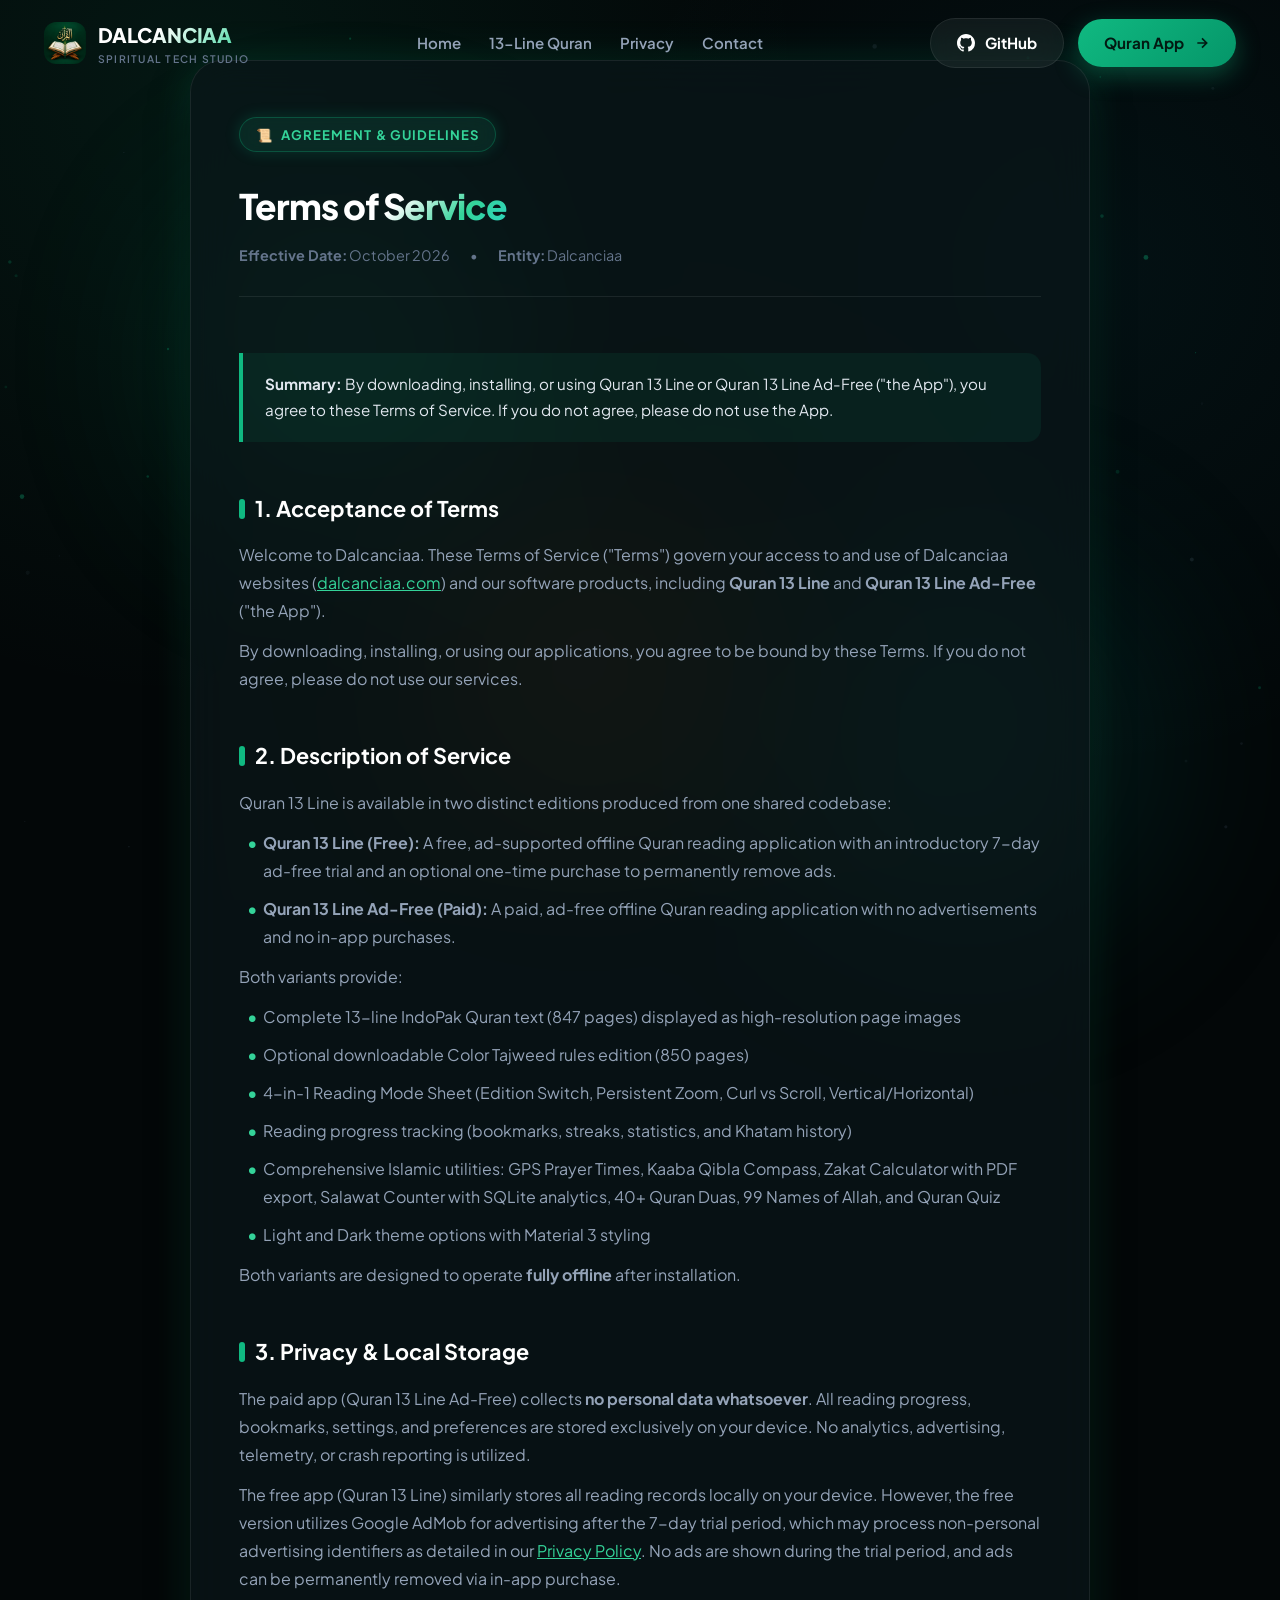
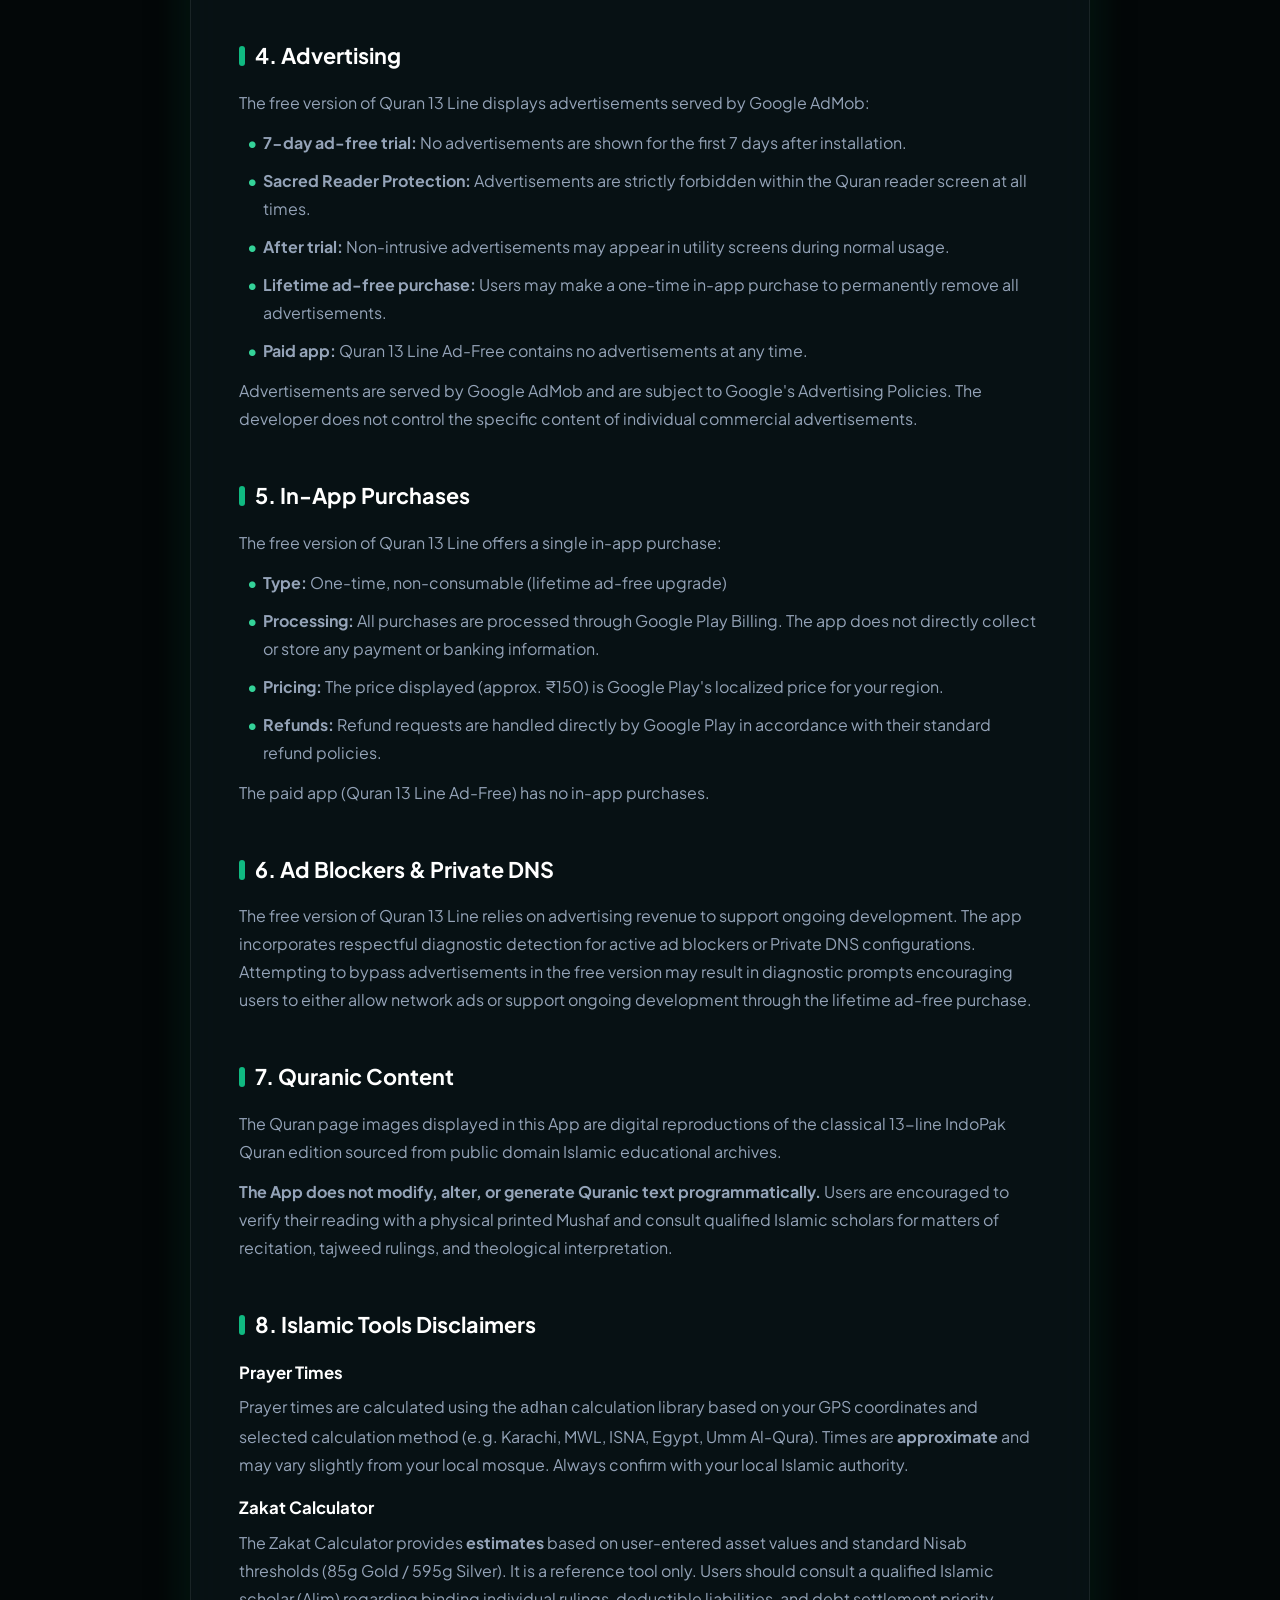
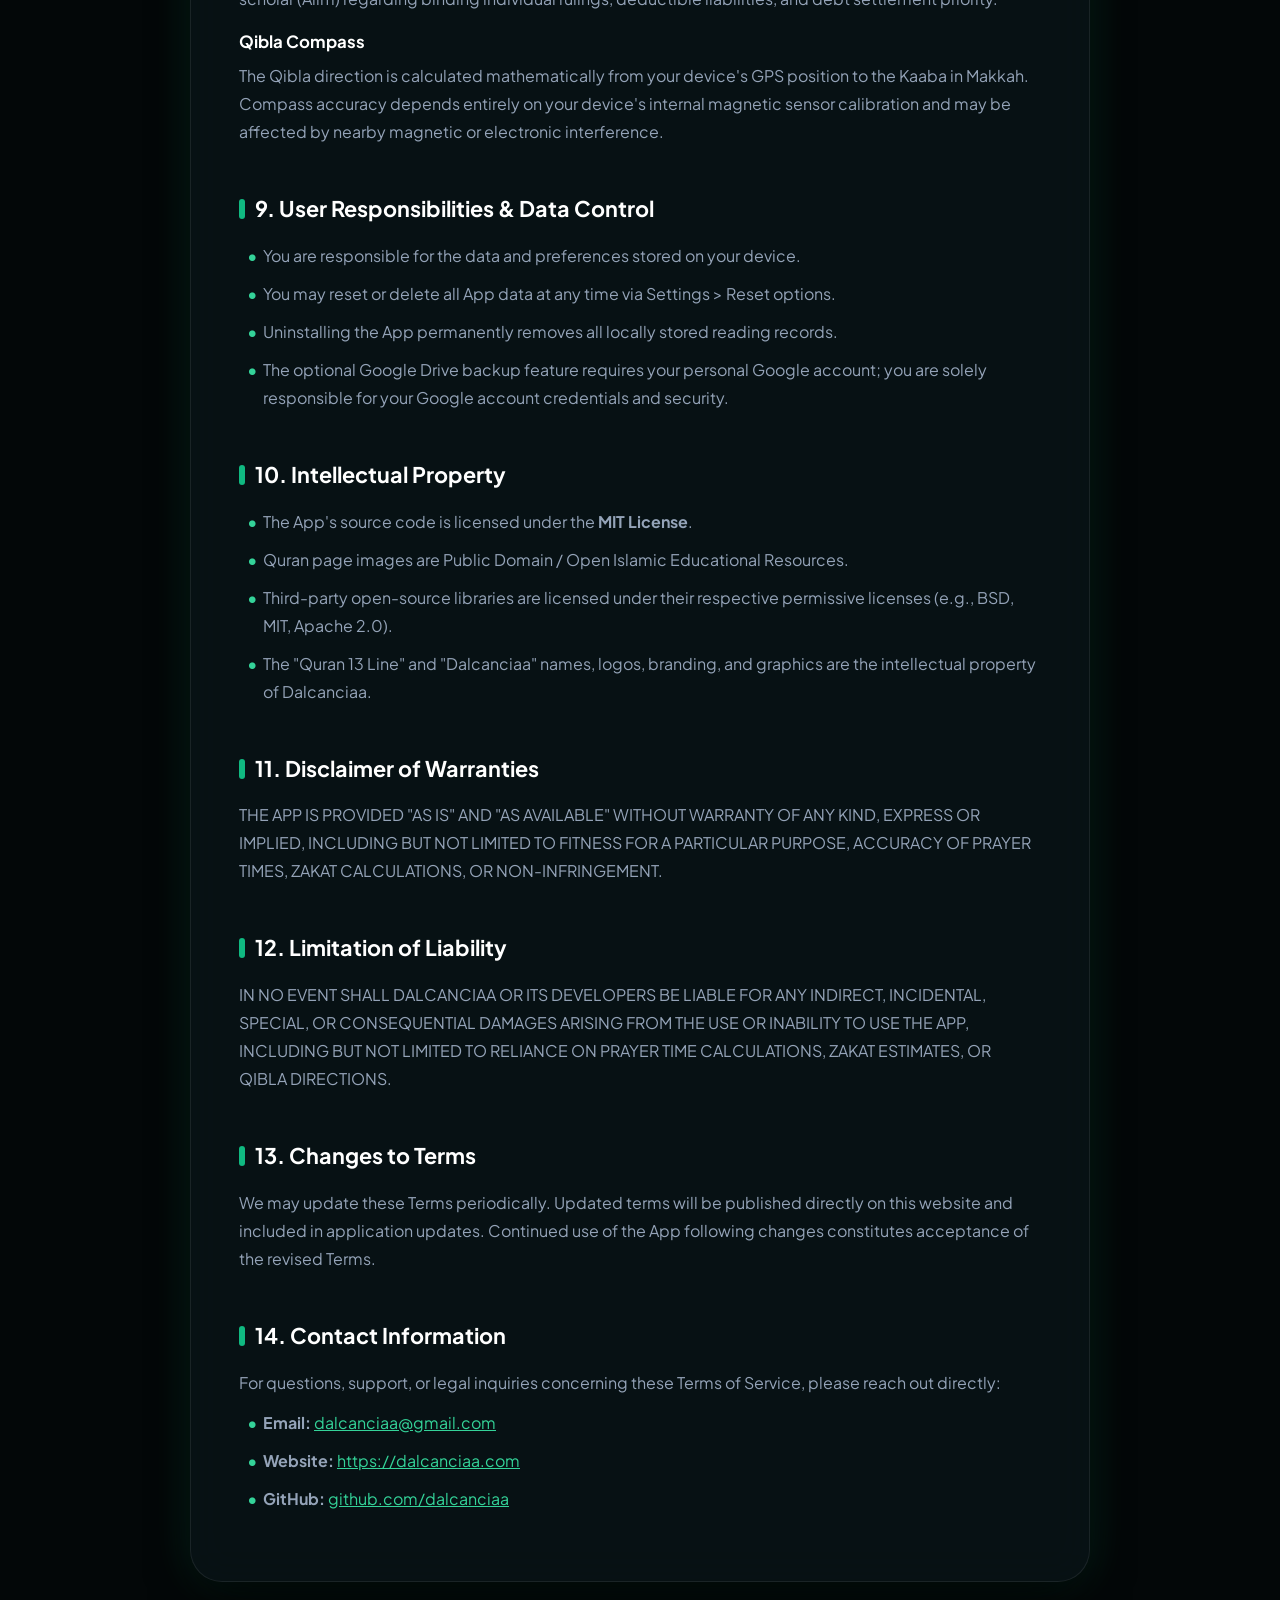
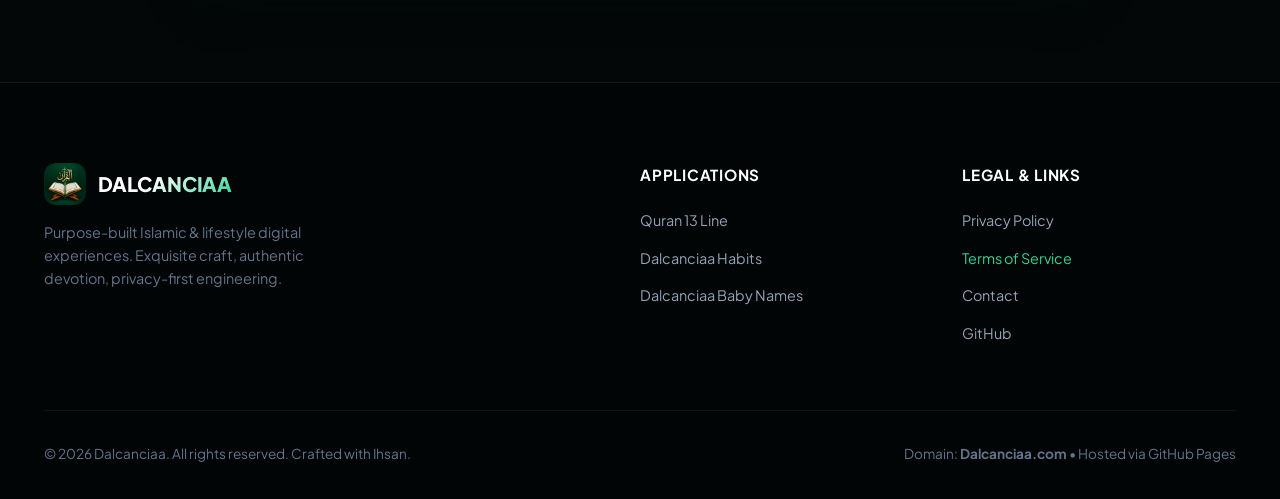
<file: terms.html>
<!DOCTYPE html>
<html lang="en">
<head>
  <meta charset="UTF-8">
  <meta name="viewport" content="width=device-width, initial-scale=1.0">
  <title>Terms of Service | Quran 13 Line — Dalcanciaa</title>
  
  <meta name="description" content="Terms of Service for Quran 13 Line and Quran 13 Line Ad-Free applications published by Dalcanciaa. Clear, transparent, and community-focused.">
  <meta name="author" content="Dalcanciaa">
  <link rel="canonical" href="https://dalcanciaa.com/terms.html">

  <link rel="icon" type="image/svg+xml" href="favicon.svg">
  <link rel="preconnect" href="https://fonts.googleapis.com">
  <link rel="preconnect" href="https://fonts.gstatic.com" crossorigin>
  <link href="https://fonts.googleapis.com/css2?family=Amiri+Quran&family=Plus+Jakarta+Sans:wght@300;400;500;600;700;800&display=swap" rel="stylesheet">
  <link rel="stylesheet" href="styles.css">
</head>
<body>
  <a href="#main-content" class="skip-link">Skip to main content</a>

  <canvas id="bg-canvas"></canvas>
  <div class="ambient-glow-orb glow-1"></div>
  <div class="ambient-glow-orb glow-2"></div>
  <div class="ambient-glow-orb glow-3"></div>

  <!-- ========== NAVIGATION ========== -->
  <header class="site-nav" id="site-nav">
    <div class="container nav-container">
      <a href="/" class="brand-logo">
        <img src="assets/logo.png" alt="Dalcanciaa Logo" class="brand-logo-icon" width="42" height="42">
        <div class="brand-name">
          <span class="brand-title">DALCANCIAA</span>
          <span class="brand-tagline-nav">Spiritual Tech Studio</span>
        </div>
      </a>

      <ul class="nav-links" id="nav-links">
        <li><a href="/" class="nav-link">Home</a></li>
        <li><a href="quran.html" class="nav-link">13-Line Quran</a></li>
        <li><a href="privacy.html" class="nav-link">Privacy</a></li>
        <li><a href="mailto:dalcanciaa@gmail.com" class="nav-link">Contact</a></li>
      </ul>

      <div class="nav-actions">
        <a href="https://github.com/dalcanciaa" target="_blank" rel="noopener noreferrer" class="btn btn-secondary">
          <svg width="18" height="18" viewBox="0 0 24 24" fill="currentColor"><path d="M12 0C5.37 0 0 5.37 0 12c0 5.31 3.435 9.795 8.205 11.385.6.105.825-.255.825-.57 0-.285-.015-1.23-.015-2.235-3.015.555-3.795-.735-4.035-1.41-.135-.345-.72-1.41-1.23-1.695-.42-.225-1.02-.78-.015-.795.945-.015 1.62.87 1.845 1.23 1.08 1.815 2.805 1.305 3.495.99.105-.78.42-1.305.765-1.605-2.67-.3-5.46-1.335-5.46-5.925 0-1.305.465-2.385 1.23-3.225-.12-.3-.54-1.53.12-3.18 0 0 1.005-.315 3.3 1.23.96-.27 1.98-.405 3-.405s2.04.135 3 .405c2.295-1.56 3.3-1.23 3.3-1.23.66 1.65.24 2.88.12 3.18.765.84 1.23 1.905 1.23 3.225 0 4.605-2.805 5.625-5.475 5.925.435.375.81 1.095.81 2.22 0 1.605-.015 2.895-.015 3.3 0 .315.225.69.825.57A12.02 12.02 0 0024 12c0-6.63-5.37-12-12-12z"/></svg>
          <span>GitHub</span>
        </a>
        <a href="quran.html" class="btn btn-primary">
          <span>Quran App</span>
          <svg width="16" height="16" viewBox="0 0 24 24" fill="none" stroke="currentColor" stroke-width="2.5"><path d="M5 12h14M12 5l7 7-7 7"/></svg>
        </a>
        <button class="mobile-menu-toggle" id="mobile-menu-btn" aria-label="Toggle Menu" aria-expanded="false" aria-controls="nav-links">☰</button>
      </div>
    </div>
  </header>

  <!-- ========== MAIN CONTENT ========== -->
  <main class="legal-page-wrapper" id="main-content">
    <div class="container">
      <article class="legal-card">
        <header class="legal-header">
          <div class="badge-tag">
            <span>📜</span>
            <span>Agreement & Guidelines</span>
          </div>
          <h1 class="section-title" style="margin-top: 14px; font-size: 2.2rem;">Terms of <span class="gradient-text">Service</span></h1>
          <div class="legal-meta">
            <span><strong>Effective Date:</strong> October 2026</span>
            <span>•</span>
            <span><strong>Entity:</strong> Dalcanciaa</span>
          </div>
        </header>

        <div class="legal-content">
          <div class="legal-highlight-box">
            <strong>Summary:</strong> By downloading, installing, or using Quran 13 Line or Quran 13 Line Ad-Free ("the App"), you agree to these Terms of Service. If you do not agree, please do not use the App.
          </div>

          <section class="legal-section">
            <h2>1. Acceptance of Terms</h2>
            <p>Welcome to Dalcanciaa. These Terms of Service ("Terms") govern your access to and use of Dalcanciaa websites (<a href="https://dalcanciaa.com" style="color: var(--emerald-light);">dalcanciaa.com</a>) and our software products, including <strong>Quran 13 Line</strong> and <strong>Quran 13 Line Ad-Free</strong> ("the App").</p>
            <p>By downloading, installing, or using our applications, you agree to be bound by these Terms. If you do not agree, please do not use our services.</p>
          </section>

          <section class="legal-section">
            <h2>2. Description of Service</h2>
            <p>Quran 13 Line is available in two distinct editions produced from one shared codebase:</p>
            <ul>
              <li><strong>Quran 13 Line (Free):</strong> A free, ad-supported offline Quran reading application with an introductory 7-day ad-free trial and an optional one-time purchase to permanently remove ads.</li>
              <li><strong>Quran 13 Line Ad-Free (Paid):</strong> A paid, ad-free offline Quran reading application with no advertisements and no in-app purchases.</li>
            </ul>
            <p>Both variants provide:</p>
            <ul>
              <li>Complete 13-line IndoPak Quran text (847 pages) displayed as high-resolution page images</li>
              <li>Optional downloadable Color Tajweed rules edition (850 pages)</li>
              <li>4-in-1 Reading Mode Sheet (Edition Switch, Persistent Zoom, Curl vs Scroll, Vertical/Horizontal)</li>
              <li>Reading progress tracking (bookmarks, streaks, statistics, and Khatam history)</li>
              <li>Comprehensive Islamic utilities: GPS Prayer Times, Kaaba Qibla Compass, Zakat Calculator with PDF export, Salawat Counter with SQLite analytics, 40+ Quran Duas, 99 Names of Allah, and Quran Quiz</li>
              <li>Light and Dark theme options with Material 3 styling</li>
            </ul>
            <p>Both variants are designed to operate <strong>fully offline</strong> after installation.</p>
          </section>

          <section class="legal-section">
            <h2>3. Privacy & Local Storage</h2>
            <p>The paid app (Quran 13 Line Ad-Free) collects <strong>no personal data whatsoever</strong>. All reading progress, bookmarks, settings, and preferences are stored exclusively on your device. No analytics, advertising, telemetry, or crash reporting is utilized.</p>
            <p>The free app (Quran 13 Line) similarly stores all reading records locally on your device. However, the free version utilizes Google AdMob for advertising after the 7-day trial period, which may process non-personal advertising identifiers as detailed in our <a href="privacy.html" style="color: var(--emerald-light);">Privacy Policy</a>. No ads are shown during the trial period, and ads can be permanently removed via in-app purchase.</p>
          </section>

          <section class="legal-section">
            <h2>4. Advertising</h2>
            <p>The free version of Quran 13 Line displays advertisements served by Google AdMob:</p>
            <ul>
              <li><strong>7-day ad-free trial:</strong> No advertisements are shown for the first 7 days after installation.</li>
              <li><strong>Sacred Reader Protection:</strong> Advertisements are strictly forbidden within the Quran reader screen at all times.</li>
              <li><strong>After trial:</strong> Non-intrusive advertisements may appear in utility screens during normal usage.</li>
              <li><strong>Lifetime ad-free purchase:</strong> Users may make a one-time in-app purchase to permanently remove all advertisements.</li>
              <li><strong>Paid app:</strong> Quran 13 Line Ad-Free contains no advertisements at any time.</li>
            </ul>
            <p>Advertisements are served by Google AdMob and are subject to Google's Advertising Policies. The developer does not control the specific content of individual commercial advertisements.</p>
          </section>

          <section class="legal-section">
            <h2>5. In-App Purchases</h2>
            <p>The free version of Quran 13 Line offers a single in-app purchase:</p>
            <ul>
              <li><strong>Type:</strong> One-time, non-consumable (lifetime ad-free upgrade)</li>
              <li><strong>Processing:</strong> All purchases are processed through Google Play Billing. The app does not directly collect or store any payment or banking information.</li>
              <li><strong>Pricing:</strong> The price displayed (approx. ₹150) is Google Play's localized price for your region.</li>
              <li><strong>Refunds:</strong> Refund requests are handled directly by Google Play in accordance with their standard refund policies.</li>
            </ul>
            <p>The paid app (Quran 13 Line Ad-Free) has no in-app purchases.</p>
          </section>

          <section class="legal-section">
            <h2>6. Ad Blockers & Private DNS</h2>
            <p>The free version of Quran 13 Line relies on advertising revenue to support ongoing development. The app incorporates respectful diagnostic detection for active ad blockers or Private DNS configurations. Attempting to bypass advertisements in the free version may result in diagnostic prompts encouraging users to either allow network ads or support ongoing development through the lifetime ad-free purchase.</p>
          </section>

          <section class="legal-section">
            <h2>7. Quranic Content</h2>
            <p>The Quran page images displayed in this App are digital reproductions of the classical 13-line IndoPak Quran edition sourced from public domain Islamic educational archives.</p>
            <p><strong>The App does not modify, alter, or generate Quranic text programmatically.</strong> Users are encouraged to verify their reading with a physical printed Mushaf and consult qualified Islamic scholars for matters of recitation, tajweed rulings, and theological interpretation.</p>
          </section>

          <section class="legal-section">
            <h2>8. Islamic Tools Disclaimers</h2>
            <h3 style="color: #fff; font-size: 1.05rem; margin: 14px 0 6px;">Prayer Times</h3>
            <p>Prayer times are calculated using the <code>adhan</code> calculation library based on your GPS coordinates and selected calculation method (e.g. Karachi, MWL, ISNA, Egypt, Umm Al-Qura). Times are <strong>approximate</strong> and may vary slightly from your local mosque. Always confirm with your local Islamic authority.</p>

            <h3 style="color: #fff; font-size: 1.05rem; margin: 14px 0 6px;">Zakat Calculator</h3>
            <p>The Zakat Calculator provides <strong>estimates</strong> based on user-entered asset values and standard Nisab thresholds (85g Gold / 595g Silver). It is a reference tool only. Users should consult a qualified Islamic scholar (Alim) regarding binding individual rulings, deductible liabilities, and debt settlement priority.</p>

            <h3 style="color: #fff; font-size: 1.05rem; margin: 14px 0 6px;">Qibla Compass</h3>
            <p>The Qibla direction is calculated mathematically from your device's GPS position to the Kaaba in Makkah. Compass accuracy depends entirely on your device's internal magnetic sensor calibration and may be affected by nearby magnetic or electronic interference.</p>
          </section>

          <section class="legal-section">
            <h2>9. User Responsibilities & Data Control</h2>
            <ul>
              <li>You are responsible for the data and preferences stored on your device.</li>
              <li>You may reset or delete all App data at any time via Settings &gt; Reset options.</li>
              <li>Uninstalling the App permanently removes all locally stored reading records.</li>
              <li>The optional Google Drive backup feature requires your personal Google account; you are solely responsible for your Google account credentials and security.</li>
            </ul>
          </section>

          <section class="legal-section">
            <h2>10. Intellectual Property</h2>
            <ul>
              <li>The App's source code is licensed under the <strong>MIT License</strong>.</li>
              <li>Quran page images are Public Domain / Open Islamic Educational Resources.</li>
              <li>Third-party open-source libraries are licensed under their respective permissive licenses (e.g., BSD, MIT, Apache 2.0).</li>
              <li>The "Quran 13 Line" and "Dalcanciaa" names, logos, branding, and graphics are the intellectual property of Dalcanciaa.</li>
            </ul>
          </section>

          <section class="legal-section">
            <h2>11. Disclaimer of Warranties</h2>
            <p>THE APP IS PROVIDED "AS IS" AND "AS AVAILABLE" WITHOUT WARRANTY OF ANY KIND, EXPRESS OR IMPLIED, INCLUDING BUT NOT LIMITED TO FITNESS FOR A PARTICULAR PURPOSE, ACCURACY OF PRAYER TIMES, ZAKAT CALCULATIONS, OR NON-INFRINGEMENT.</p>
          </section>

          <section class="legal-section">
            <h2>12. Limitation of Liability</h2>
            <p>IN NO EVENT SHALL DALCANCIAA OR ITS DEVELOPERS BE LIABLE FOR ANY INDIRECT, INCIDENTAL, SPECIAL, OR CONSEQUENTIAL DAMAGES ARISING FROM THE USE OR INABILITY TO USE THE APP, INCLUDING BUT NOT LIMITED TO RELIANCE ON PRAYER TIME CALCULATIONS, ZAKAT ESTIMATES, OR QIBLA DIRECTIONS.</p>
          </section>

          <section class="legal-section">
            <h2>13. Changes to Terms</h2>
            <p>We may update these Terms periodically. Updated terms will be published directly on this website and included in application updates. Continued use of the App following changes constitutes acceptance of the revised Terms.</p>
          </section>

          <section class="legal-section">
            <h2>14. Contact Information</h2>
            <p>For questions, support, or legal inquiries concerning these Terms of Service, please reach out directly:</p>
            <ul>
              <li><strong>Email:</strong> <a href="mailto:dalcanciaa@gmail.com" style="color: var(--emerald-light);">dalcanciaa@gmail.com</a></li>
              <li><strong>Website:</strong> <a href="https://dalcanciaa.com" style="color: var(--emerald-light);">https://dalcanciaa.com</a></li>
              <li><strong>GitHub:</strong> <a href="https://github.com/dalcanciaa" target="_blank" rel="noopener noreferrer" style="color: var(--emerald-light);">github.com/dalcanciaa</a></li>
            </ul>
          </section>
        </div>
      </article>
    </div>
  </main>

  <!-- ========== FOOTER ========== -->
  <footer class="site-footer">
    <div class="container">
      <div class="footer-grid">
        <div class="footer-brand-info">
          <a href="/" class="brand-logo">
            <img src="assets/logo.png" alt="Dalcanciaa Logo" class="brand-logo-icon" width="42" height="42" loading="lazy" decoding="async">
            <span class="brand-title">DALCANCIAA</span>
          </a>
          <p class="footer-desc">Purpose-built Islamic & lifestyle digital experiences. Exquisite craft, authentic devotion, privacy-first engineering.</p>
        </div>
        <div class="footer-col">
          <h3>Applications</h3>
          <ul class="footer-links">
            <li><a href="quran.html">Quran 13 Line</a></li>
            <li><a href="/#products">Dalcanciaa Habits</a></li>
            <li><a href="/#products">Dalcanciaa Baby Names</a></li>
          </ul>
        </div>
        <div class="footer-col">
          <h3>Legal & Links</h3>
          <ul class="footer-links">
            <li><a href="privacy.html">Privacy Policy</a></li>
            <li><a href="terms.html" style="color: var(--emerald-light);">Terms of Service</a></li>
            <li><a href="mailto:dalcanciaa@gmail.com">Contact</a></li>
            <li><a href="https://github.com/dalcanciaa" target="_blank" rel="noopener noreferrer">GitHub</a></li>
          </ul>
        </div>
      </div>
      <div class="footer-bottom">
        <div>© 2026 Dalcanciaa. All rights reserved. Crafted with Ihsan.</div>
        <div>Domain: <strong>Dalcanciaa.com</strong> • Hosted via GitHub Pages</div>
      </div>
    </div>
  </footer>

  <script src="main.js"></script>
</body>
</html>
</file>
<file: styles.css>
/* ==========================================================================
   DALCANCIAA DESIGN SYSTEM — 3D MODERN ISLAMIC DIGITAL ECOSYSTEM
   ========================================================================== */

:root {
  --bg-primary: #030708;
  --bg-secondary: #071012;
  --bg-tertiary: #0c181b;
  --bg-card: rgba(10, 23, 26, 0.72);
  --bg-card-hover: rgba(14, 32, 36, 0.88);

  --emerald-primary: #10B981;
  --emerald-light: #34D399;
  --emerald-dark: #059669;
  --emerald-glow: rgba(16, 185, 129, 0.35);

  --gold-primary: #F59E0B;
  --gold-light: #FDE047;
  --gold-dark: #B45309;

  --text-main: #F1F5F9;
  --text-muted: #94A3B8;
  --text-dim: #64748B;

  --border-subtle: rgba(255, 255, 255, 0.08);
  --border-emerald: rgba(16, 185, 129, 0.28);
  --border-gold: rgba(245, 158, 11, 0.3);

  --font-sans: 'Plus Jakarta Sans', -apple-system, BlinkMacSystemFont, sans-serif;
  --font-arabic: 'Amiri Quran', serif;

  --radius-sm: 8px;
  --radius-md: 14px;
  --radius-lg: 22px;
  --radius-xl: 32px;
  --radius-full: 9999px;

  --shadow-sm: 0 4px 12px rgba(0,0,0,0.3);
  --shadow-md: 0 10px 30px rgba(0,0,0,0.5), 0 0 20px rgba(16,185,129,0.1);
  --shadow-3d: 0 25px 50px -12px rgba(0,0,0,0.75), 0 0 40px rgba(16,185,129,0.18);

  --transition-fast: 0.2s cubic-bezier(0.16,1,0.3,1);
  --transition-smooth: 0.4s cubic-bezier(0.16,1,0.3,1);
  --transition-bounce: 0.6s cubic-bezier(0.34,1.56,0.64,1);
}

/* Reset */
*,*::before,*::after { box-sizing: border-box; margin: 0; padding: 0; }
html { scroll-behavior: smooth; color-scheme: dark; }

/* Accessibility: Skip to Content */
.skip-link {
  position: absolute;
  top: -100px;
  left: 16px;
  background: var(--emerald-primary);
  color: #030708;
  font-weight: 700;
  padding: 10px 18px;
  border-radius: var(--radius-sm);
  z-index: 9999;
  text-decoration: none;
  transition: top 0.2s ease;
}
.skip-link:focus {
  top: 16px;
  outline: 3px solid #fff;
}
body {
  font-family: var(--font-sans);
  background: var(--bg-primary);
  color: var(--text-main);
  overflow-x: hidden;
  line-height: 1.6;
  -webkit-font-smoothing: antialiased;
  background-image:
    radial-gradient(circle at 15% 10%, rgba(16,185,129,0.09) 0%, transparent 45%),
    radial-gradient(circle at 85% 30%, rgba(6,182,212,0.06) 0%, transparent 40%),
    radial-gradient(circle at 50% 80%, rgba(245,158,11,0.05) 0%, transparent 50%);
  background-attachment: fixed;
}
::selection { background: var(--emerald-primary); color: #000; }
::-webkit-scrollbar { width: 9px; }
::-webkit-scrollbar-track { background: var(--bg-primary); }
::-webkit-scrollbar-thumb { background: #1e293b; border-radius: 6px; border: 2px solid var(--bg-primary); }
::-webkit-scrollbar-thumb:hover { background: var(--emerald-dark); }

/* Canvas & Glows */
#bg-canvas { position: fixed; top: 0; left: 0; width: 100vw; height: 100vh; z-index: 0; pointer-events: none; opacity: 0.85; }
.ambient-glow-orb { position: fixed; border-radius: 50%; filter: blur(100px); pointer-events: none; z-index: 0; opacity: 0.3; }
.glow-1 { top: 15%; left: 10%; width: 450px; height: 450px; background: radial-gradient(circle, var(--emerald-primary), transparent 70%); }
.glow-2 { top: 55%; right: 5%; width: 500px; height: 500px; background: radial-gradient(circle, #0d9488, transparent 70%); }
.glow-3 { bottom: 5%; left: 30%; width: 400px; height: 400px; background: radial-gradient(circle, var(--gold-dark), transparent 70%); }

/* Layout */
.container { width: 100%; max-width: 1240px; margin: 0 auto; padding: 0 24px; position: relative; z-index: 2; }
.section { padding: 110px 0; position: relative; }
.section-header { text-align: center; max-width: 720px; margin: 0 auto 64px auto; }

.badge-tag {
  display: inline-flex; align-items: center; gap: 8px;
  padding: 6px 16px; border-radius: var(--radius-full);
  font-size: 0.82rem; font-weight: 700; text-transform: uppercase; letter-spacing: 0.08em;
  background: rgba(16,185,129,0.12); border: 1px solid var(--border-emerald);
  color: var(--emerald-light); margin-bottom: 20px;
  backdrop-filter: blur(12px); box-shadow: 0 0 15px rgba(16,185,129,0.2);
}
.badge-tag.gold { background: rgba(245,158,11,0.12); border-color: var(--border-gold); color: var(--gold-light); box-shadow: 0 0 15px rgba(245,158,11,0.2); }

.section-title { font-size: clamp(2.2rem, 4.5vw, 3.4rem); font-weight: 800; line-height: 1.15; letter-spacing: -0.03em; color: #fff; margin-bottom: 18px; }
.section-title .gradient-text, .gradient-text { background: linear-gradient(135deg, #fff 20%, var(--emerald-light) 65%, #2dd4bf 100%); -webkit-background-clip: text; -webkit-text-fill-color: transparent; }
.section-title .gold-text, .gold-text { background: linear-gradient(135deg, #fff 0%, var(--gold-light) 50%, var(--gold-primary) 100%); -webkit-background-clip: text; -webkit-text-fill-color: transparent; }
.section-desc { font-size: 1.12rem; color: var(--text-muted); line-height: 1.7; }

/* Glass Cards */
.glass-card {
  background: var(--bg-card); border: 1px solid var(--border-subtle);
  border-radius: var(--radius-lg); backdrop-filter: blur(20px);
  box-shadow: var(--shadow-sm);
  transition: transform var(--transition-smooth), border-color var(--transition-smooth), box-shadow var(--transition-smooth);
  position: relative; overflow: hidden;
}
.glass-card:hover { border-color: var(--border-emerald); box-shadow: var(--shadow-md); transform: translateY(-5px); }

/* ========== NAV ========== */
.site-nav { position: fixed; top: 0; left: 0; width: 100%; z-index: 100; padding: 18px 0; transition: all var(--transition-smooth); }
.site-nav.scrolled { padding: 12px 0; background: rgba(3,7,8,0.85); backdrop-filter: blur(24px); border-bottom: 1px solid var(--border-subtle); box-shadow: 0 10px 30px rgba(0,0,0,0.6); }
.nav-container { display: flex; align-items: center; justify-content: space-between; }
.brand-logo { display: flex; align-items: center; gap: 12px; text-decoration: none; color: #fff; font-weight: 800; font-size: 1.35rem; }
.brand-logo-icon { width: 42px; height: 42px; border-radius: 12px; transition: transform var(--transition-bounce); object-fit: cover; }
.brand-logo:hover .brand-logo-icon { transform: scale(1.08) rotate(4deg); filter: drop-shadow(0 0 12px var(--emerald-primary)); }
.brand-name { display: flex; flex-direction: column; }
.brand-title { font-size: 1.25rem; font-weight: 800; letter-spacing: -0.01em; background: linear-gradient(135deg, #fff 40%, var(--emerald-light) 100%); -webkit-background-clip: text; -webkit-text-fill-color: transparent; }
.brand-tagline-nav { font-size: 0.65rem; color: var(--text-dim); text-transform: uppercase; letter-spacing: 0.12em; font-weight: 600; }
.nav-links { display: flex; align-items: center; gap: 28px; list-style: none; }
.nav-link { text-decoration: none; color: var(--text-muted); font-weight: 600; font-size: 0.94rem; transition: color var(--transition-fast); position: relative; padding: 6px 0; }
.nav-link::after { content: ''; position: absolute; bottom: 0; left: 0; width: 0%; height: 2px; background: var(--emerald-primary); border-radius: 2px; transition: width var(--transition-smooth); box-shadow: 0 0 8px var(--emerald-primary); }
.nav-link:hover { color: #fff; }
.nav-link:hover::after { width: 100%; }
.nav-actions { display: flex; align-items: center; gap: 14px; }
.mobile-menu-toggle { display: none; background: none; border: none; color: #fff; font-size: 1.5rem; cursor: pointer; }

/* Buttons */
.btn {
  display: inline-flex; align-items: center; justify-content: center; gap: 10px;
  padding: 12px 26px; border-radius: var(--radius-full);
  font-size: 0.95rem; font-weight: 700; text-decoration: none;
  cursor: pointer; transition: all var(--transition-smooth); border: none; outline: none;
}
.btn-lg { padding: 16px 32px; font-size: 1.05rem; }
.btn-sm { padding: 10px 20px; font-size: 0.88rem; }
.btn-primary { background: linear-gradient(135deg, var(--emerald-primary), var(--emerald-dark)); color: #021a12; box-shadow: 0 8px 24px rgba(16,185,129,0.35); }
.btn-primary:hover { transform: translateY(-2px) scale(1.02); box-shadow: 0 12px 32px rgba(16,185,129,0.55); background: linear-gradient(135deg, var(--emerald-light), var(--emerald-primary)); }
.btn-secondary { background: rgba(255,255,255,0.06); color: #fff; border: 1px solid var(--border-subtle); backdrop-filter: blur(12px); }
.btn-secondary:hover { background: rgba(255,255,255,0.12); border-color: var(--border-emerald); transform: translateY(-2px); color: var(--emerald-light); }

/* Google Play Store Button */
.btn-playstore {
  display: inline-flex;
  align-items: center;
  gap: 12px;
  padding: 10px 22px;
  background: rgba(10, 23, 26, 0.95);
  border: 1.5px solid rgba(16, 185, 129, 0.45);
  border-radius: var(--radius-full);
  text-decoration: none;
  color: #fff;
  transition: all var(--transition-smooth);
  box-shadow: 0 8px 24px rgba(0, 0, 0, 0.4), inset 0 1px 0 rgba(255, 255, 255, 0.1);
  position: relative;
  overflow: hidden;
  cursor: pointer;
}
.btn-playstore::before {
  content: '';
  position: absolute;
  top: 0; left: -100%; width: 100%; height: 100%;
  background: linear-gradient(90deg, transparent, rgba(255, 255, 255, 0.12), transparent);
  transition: left 0.6s ease;
}
.btn-playstore:hover::before {
  left: 100%;
}
.btn-playstore:hover {
  transform: translateY(-2px);
  border-color: var(--emerald-primary);
  background: rgba(13, 31, 35, 0.98);
  box-shadow: 0 12px 32px rgba(16, 185, 129, 0.4), 0 0 25px rgba(16, 185, 129, 0.25);
  color: #fff;
}
.btn-playstore .playstore-icon {
  flex-shrink: 0;
  width: 26px;
  height: 26px;
  filter: drop-shadow(0 2px 4px rgba(0, 0, 0, 0.4));
}
.btn-playstore-content {
  display: flex;
  flex-direction: column;
  align-items: flex-start;
  text-align: left;
  line-height: 1.15;
}
.btn-playstore-label {
  font-size: 0.65rem;
  font-weight: 700;
  letter-spacing: 0.14em;
  text-transform: uppercase;
  color: var(--text-dim);
}
.btn-playstore-title {
  font-size: 1.12rem;
  font-weight: 800;
  color: #ffffff;
  letter-spacing: -0.01em;
  font-family: 'Plus Jakarta Sans', sans-serif;
}
.btn-playstore.btn-lg {
  padding: 12px 26px;
}
.btn-playstore.btn-lg .playstore-icon {
  width: 28px;
  height: 28px;
}
.btn-playstore.btn-lg .btn-playstore-title {
  font-size: 1.25rem;
}

/* ========== HERO ========== */
.hero-section { padding-top: 160px; padding-bottom: 80px; min-height: 90vh; display: flex; align-items: center; }
.hero-grid { display: grid; grid-template-columns: 1.1fr 0.9fr; gap: 50px; align-items: center; }
.hero-content { position: relative; z-index: 2; }
.hero-title { font-size: clamp(2.8rem, 5.5vw, 4.4rem); font-weight: 800; line-height: 1.08; letter-spacing: -0.035em; color: #fff; margin-bottom: 24px; }
.hero-title .glow { text-shadow: 0 0 35px rgba(16,185,129,0.6); }
.hero-desc { font-size: 1.18rem; color: var(--text-muted); line-height: 1.75; margin-bottom: 32px; max-width: 580px; }
.hero-desc strong { color: #fff; font-weight: 600; }
.hero-cta-group { display: flex; flex-wrap: wrap; align-items: center; gap: 16px; margin-bottom: 48px; }
.hero-stats { display: grid; grid-template-columns: repeat(3,1fr); gap: 20px; padding-top: 24px; border-top: 1px solid var(--border-subtle); }
.stat-item { display: flex; flex-direction: column; }
.stat-number { font-size: 1.6rem; font-weight: 800; background: linear-gradient(135deg,#fff,var(--emerald-light)); -webkit-background-clip: text; -webkit-text-fill-color: transparent; }
.stat-label { font-size: 0.8rem; color: var(--text-dim); text-transform: uppercase; letter-spacing: 0.06em; font-weight: 600; }

/* Hero Visual */
.hero-visual-wrapper { position: relative; perspective: 1400px; display: flex; justify-content: center; align-items: center; }
.hero-visual-glow { position: absolute; width: 380px; height: 520px; background: radial-gradient(circle, rgba(16,185,129,0.28), rgba(6,182,212,0.15) 50%, transparent 80%); filter: blur(50px); z-index: 0; border-radius: 50%; animation: pulseGlow 6s ease-in-out infinite alternate; }
@keyframes pulseGlow { 0% { transform: scale(0.9); opacity: 0.6; } 100% { transform: scale(1.15); opacity: 0.95; } }

/* 3D Phone Duo */
.hero-phones-duo { position: relative; z-index: 1; width: 340px; height: 580px; }
.hero-phone-back, .hero-phone-front { position: absolute; width: 260px; }
.hero-phone-back { top: 20px; left: 0; transform: rotate(-6deg); z-index: 1; opacity: 0.85; }
.hero-phone-front { top: 0; right: 0; transform: rotate(4deg); z-index: 2; }

.phone-mockup-frame {
  width: 100%; aspect-ratio: 9/18.5; background: #0b1416;
  border-radius: 36px; border: 5px solid #1f2d30;
  outline: 1px solid rgba(16,185,129,0.3);
  box-shadow: 0 30px 80px -15px rgba(0,0,0,0.9), 0 0 40px rgba(16,185,129,0.18);
  overflow: hidden; position: relative;
}
.phone-notch { position: absolute; top: 8px; left: 50%; transform: translateX(-50%); width: 70px; height: 18px; background: #000; border-radius: 16px; z-index: 20; display: flex; align-items: center; justify-content: center; }
.notch-camera { width: 8px; height: 8px; background: #081a1a; border-radius: 50%; border: 1px solid #143635; }
.phone-screen { width: 100%; height: 100%; overflow: hidden; }
.phone-screen-img { width: 100%; height: 100%; object-fit: cover; }

/* Floating Badges */
.floating-3d-badge { position: absolute; padding: 10px 16px; border-radius: var(--radius-md); background: rgba(7,16,18,0.88); border: 1px solid var(--border-emerald); backdrop-filter: blur(16px); box-shadow: var(--shadow-md); display: flex; align-items: center; gap: 12px; z-index: 10; animation: floatAnim 4s ease-in-out infinite alternate; }
.floating-badge-1 { top: 15%; right: -30px; }
.floating-badge-2 { bottom: 18%; left: -35px; animation-delay: -2s; border-color: var(--border-gold); }
.floating-badge-icon { width: 36px; height: 36px; border-radius: 10px; background: rgba(16,185,129,0.18); display: flex; align-items: center; justify-content: center; font-size: 1.1rem; }
.floating-badge-2 .floating-badge-icon { background: rgba(245,158,11,0.18); }
.floating-badge-text { display: flex; flex-direction: column; }
.floating-badge-title { font-size: 0.85rem; font-weight: 700; color: #fff; }
.floating-badge-sub { font-size: 0.72rem; color: var(--text-muted); }
@keyframes floatAnim { 0% { transform: translateY(0); } 100% { transform: translateY(-12px); } }

/* Quran Page Mini Badges */
.quran-hero-badges { display: flex; flex-wrap: wrap; gap: 10px; margin-bottom: 32px; }
.hero-mini-badge {
  display: inline-flex; align-items: center; gap: 6px;
  padding: 6px 14px; border-radius: var(--radius-full);
  background: rgba(255,255,255,0.05); border: 1px solid var(--border-subtle);
  font-size: 0.82rem; font-weight: 600; color: var(--text-muted);
  transition: all var(--transition-fast);
}
.hero-mini-badge:hover { border-color: var(--border-emerald); color: var(--emerald-light); background: rgba(16,185,129,0.08); }
.mini-badge-icon { font-size: 1rem; }

/* ========== PRODUCTS (INDEX) ========== */
.product-flagship {
  display: grid; grid-template-columns: 1.2fr 0.8fr; gap: 40px;
  padding: 48px; margin-bottom: 40px;
  background: linear-gradient(135deg, rgba(16,185,129,0.08), rgba(10,23,26,0.9) 60%);
  border: 1px solid var(--border-emerald);
  box-shadow: 0 20px 50px rgba(0,0,0,0.6), 0 0 30px rgba(16,185,129,0.12);
}
.product-header-row { display: flex; justify-content: space-between; align-items: flex-start; margin-bottom: 20px; }
.product-title { font-size: 2rem; font-weight: 800; color: #fff; margin-bottom: 14px; letter-spacing: -0.02em; }
.product-desc { color: var(--text-muted); font-size: 1.05rem; line-height: 1.7; margin-bottom: 24px; }
.product-actions { display: flex; flex-wrap: wrap; gap: 12px; margin-top: auto; }

.app-logo-image-box { width: 72px; height: 72px; border-radius: 20px; overflow: hidden; border: 2px solid var(--border-emerald); box-shadow: 0 8px 25px rgba(16,185,129,0.35); transition: transform var(--transition-bounce); }
.app-logo-img { width: 100%; height: 100%; object-fit: cover; }
.glass-card:hover .app-logo-image-box, .product-flagship:hover .app-logo-image-box { transform: scale(1.1) rotate(4deg); }

.app-icon-large { width: 64px; height: 64px; border-radius: 18px; background: rgba(255,255,255,0.05); border: 1px solid var(--border-subtle); display: flex; align-items: center; justify-content: center; font-size: 1.8rem; box-shadow: var(--shadow-sm); transition: transform var(--transition-bounce); }
.glass-card:hover .app-icon-large { transform: scale(1.1) rotate(5deg); border-color: var(--emerald-primary); }

.app-status-badge { display: inline-flex; align-items: center; gap: 6px; padding: 5px 12px; border-radius: var(--radius-full); font-size: 0.75rem; font-weight: 700; letter-spacing: 0.05em; text-transform: uppercase; }
.status-live { background: rgba(16,185,129,0.15); color: var(--emerald-light); border: 1px solid var(--border-emerald); }
.status-live::before { content: ''; width: 7px; height: 7px; border-radius: 50%; background: var(--emerald-light); box-shadow: 0 0 8px var(--emerald-light); }
.status-upcoming { background: rgba(245,158,11,0.15); color: var(--gold-light); border: 1px solid var(--border-gold); }
.status-upcoming::before { content: ''; width: 7px; height: 7px; border-radius: 50%; background: var(--gold-light); }

.feature-list { list-style: none; display: flex; flex-direction: column; gap: 12px; margin-bottom: 28px; }
.feature-list li { display: flex; align-items: center; gap: 10px; font-size: 0.92rem; color: #cbd5e1; }
.feature-list li svg { color: var(--emerald-light); flex-shrink: 0; }

/* Product Screenshots Fan */
.product-flagship-visual { display: flex; align-items: center; justify-content: center; }
.product-screenshots-fan { position: relative; width: 100%; height: 450px; display: flex; align-items: center; justify-content: center; }
.fan-phone { position: absolute; transition: transform var(--transition-smooth); }
.phone-mockup-sm { width: 200px; aspect-ratio: 9/19; background: #0b1416; border-radius: 28px; border: 4px solid #1f2d30; outline: 1px solid rgba(16,185,129,0.25); box-shadow: 0 25px 60px -15px rgba(0,0,0,0.8), 0 0 30px rgba(16,185,129,0.12); overflow: hidden; }
.phone-mockup-sm img { width: 100%; height: 100%; object-fit: cover; }
.fan-1 { left: 5%; transform: rotate(-12deg) translateY(20px); z-index: 1; }
.fan-2 { left: 50%; transform: translateX(-50%) translateY(-10px); z-index: 3; }
.fan-3 { right: 5%; transform: rotate(12deg) translateY(20px); z-index: 2; }

/* Upcoming Products Grid */
.products-upcoming-grid { display: grid; grid-template-columns: 1fr 1fr; gap: 32px; margin-top: 12px; }
.product-card { padding: 36px; display: flex; flex-direction: column; }
.product-card-title { font-size: 1.5rem; font-weight: 800; color: #fff; margin-bottom: 10px; margin-top: 16px; }
.product-card-desc { color: var(--text-muted); font-size: 0.96rem; line-height: 1.65; margin-bottom: 24px; flex: 1; }

/* ========== FEATURE SHOWCASE ROWS (QURAN PAGE) ========== */
.feature-showcase-row {
  display: grid; grid-template-columns: 1fr 1fr; gap: 60px; align-items: center;
  padding: 60px 0; border-bottom: 1px solid rgba(255,255,255,0.05);
}
.feature-showcase-row.reverse { direction: rtl; }
.feature-showcase-row.reverse > * { direction: ltr; }
.feature-number { font-size: 4rem; font-weight: 900; background: linear-gradient(135deg, rgba(16,185,129,0.2), rgba(16,185,129,0.05)); -webkit-background-clip: text; -webkit-text-fill-color: transparent; line-height: 1; margin-bottom: 12px; }
.feature-title { font-size: 1.8rem; font-weight: 800; color: #fff; margin-bottom: 16px; letter-spacing: -0.02em; }
.feature-desc { color: var(--text-muted); font-size: 1.02rem; line-height: 1.7; margin-bottom: 20px; }
.feature-desc strong { color: #fff; }
.feature-bullets { list-style: none; display: flex; flex-direction: column; gap: 8px; }
.feature-bullets li { display: flex; align-items: center; gap: 8px; font-size: 0.92rem; color: #cbd5e1; }
.feature-bullets li::before { content: '✓'; color: var(--emerald-light); font-weight: 900; font-size: 0.85rem; }

.feature-phones { display: flex; gap: 20px; justify-content: center; align-items: flex-end; perspective: 1000px; }
.feature-phone { transition: transform var(--transition-smooth); }
.feature-phone-offset { transform: translateY(-30px); }

/* ========== GALLERY SCROLL ========== */
.gallery-scroll-container { overflow-x: auto; padding: 20px 0 40px 0; -webkit-overflow-scrolling: touch; scrollbar-width: thin; }
.gallery-scroll-container::-webkit-scrollbar { height: 8px; }
.gallery-scroll-container::-webkit-scrollbar-track { background: rgba(255,255,255,0.03); border-radius: 8px; }
.gallery-scroll-container::-webkit-scrollbar-thumb { background: var(--emerald-dark); border-radius: 8px; }
.gallery-scroll-track { display: flex; gap: 24px; padding: 0 24px; width: max-content; }
.gallery-phone { display: flex; flex-direction: column; align-items: center; gap: 12px; }
.phone-mockup-gallery { width: 220px; aspect-ratio: 9/19; background: #0b1416; border-radius: 30px; border: 4px solid #1f2d30; outline: 1px solid rgba(16,185,129,0.2); box-shadow: 0 20px 50px -10px rgba(0,0,0,0.7), 0 0 25px rgba(16,185,129,0.1); overflow: hidden; transition: transform var(--transition-smooth), box-shadow var(--transition-smooth); }
.gallery-phone:hover .phone-mockup-gallery { transform: translateY(-8px) scale(1.03); box-shadow: 0 30px 60px rgba(0,0,0,0.8), 0 0 40px rgba(16,185,129,0.2); }
.phone-mockup-gallery img { width: 100%; height: 100%; object-fit: cover; }
.gallery-label { font-size: 0.85rem; font-weight: 700; color: var(--text-muted); text-align: center; }

/* ========== DOWNLOAD CTA ========== */
.download-cta-box {
  background: linear-gradient(135deg, rgba(16,185,129,0.12), rgba(10,23,26,0.85));
  border: 1px solid var(--border-emerald); border-radius: var(--radius-xl);
  padding: 60px 40px; text-align: center; position: relative; overflow: hidden;
  box-shadow: var(--shadow-3d);
}
.download-cta-content { position: relative; z-index: 1; }
.download-logo { width: 96px; height: 96px; border-radius: 26px; margin: 0 auto 24px auto; box-shadow: 0 12px 35px rgba(16,185,129,0.4); }
.download-buttons { display: flex; justify-content: center; gap: 16px; flex-wrap: wrap; }

/* ========== VALUES ========== */
.values-grid { display: grid; grid-template-columns: repeat(3,1fr); gap: 28px; }
.value-card { padding: 36px; }
.value-icon-box { width: 56px; height: 56px; border-radius: 16px; background: rgba(16,185,129,0.12); border: 1px solid var(--border-emerald); display: flex; align-items: center; justify-content: center; font-size: 1.5rem; margin-bottom: 22px; }
.value-title { font-size: 1.3rem; font-weight: 800; color: #fff; margin-bottom: 12px; }
.value-desc { color: var(--text-muted); font-size: 0.96rem; line-height: 1.65; }

/* ========== NEWSLETTER ========== */
.newsletter-box { background: linear-gradient(135deg, rgba(16,185,129,0.12), rgba(10,23,26,0.85)); border: 1px solid var(--border-emerald); border-radius: var(--radius-xl); padding: 60px 40px; text-align: center; box-shadow: var(--shadow-3d); }
.newsletter-form { display: flex; max-width: 520px; margin: 32px auto 0; gap: 12px; }
.newsletter-input { flex: 1; padding: 14px 22px; background: rgba(3,7,8,0.8); border: 1px solid var(--border-subtle); border-radius: var(--radius-full); color: #fff; font-size: 0.95rem; outline: none; transition: border-color var(--transition-fast); }
.newsletter-input:focus { border-color: var(--emerald-primary); }

/* ========== LEGAL / POLICY PAGES ========== */
.legal-page-wrapper {
  padding: 60px 0 100px;
  position: relative;
  z-index: 2;
}
.legal-card {
  background: var(--bg-card);
  border: 1px solid var(--border-subtle);
  border-radius: var(--radius-xl);
  padding: 56px 48px;
  backdrop-filter: blur(20px);
  box-shadow: var(--shadow-3d);
  max-width: 900px;
  margin: 0 auto;
}
.legal-header {
  margin-bottom: 40px;
  padding-bottom: 28px;
  border-bottom: 1px solid var(--border-subtle);
}
.legal-meta {
  display: flex;
  gap: 20px;
  margin-top: 14px;
  color: var(--text-dim);
  font-size: 0.9rem;
}
.legal-content {
  display: flex;
  flex-direction: column;
  gap: 32px;
  color: #cbd5e1;
  font-size: 1rem;
  line-height: 1.75;
}
.legal-section h2 {
  font-size: 1.35rem;
  font-weight: 700;
  color: #fff;
  margin-bottom: 14px;
  display: flex;
  align-items: center;
  gap: 10px;
}
.legal-section h2::before {
  content: "";
  display: inline-block;
  width: 6px;
  height: 20px;
  background: var(--emerald-primary);
  border-radius: 4px;
}
.legal-section p {
  margin-bottom: 12px;
  color: var(--text-muted);
}
.legal-section ul {
  list-style: none;
  padding-left: 0;
  display: flex;
  flex-direction: column;
  gap: 10px;
  margin: 12px 0;
}
.legal-section ul li {
  position: relative;
  padding-left: 24px;
  color: var(--text-muted);
}
.legal-section ul li::before {
  content: "•";
  position: absolute;
  left: 8px;
  color: var(--emerald-light);
  font-weight: bold;
}
.legal-highlight-box {
  background: rgba(16, 185, 129, 0.08);
  border-left: 4px solid var(--emerald-primary);
  border-radius: 0 var(--radius-md) var(--radius-md) 0;
  padding: 18px 22px;
  margin: 16px 0;
  color: #e2e8f0;
  font-size: 0.95rem;
}

/* ========== APP VARIANTS / PRICING CARDS ========== */
.variants-section { margin-top: 40px; margin-bottom: 20px; }
.variants-grid { display: grid; grid-template-columns: 1fr 1fr; gap: 28px; }
.variant-card {
  padding: 36px 32px;
  display: flex;
  flex-direction: column;
  position: relative;
  background: var(--bg-card);
  border: 1px solid var(--border-subtle);
  border-radius: var(--radius-lg);
  transition: all var(--transition-smooth);
}
.variant-card:hover {
  transform: translateY(-6px);
  box-shadow: var(--shadow-md);
}
.variant-card.featured {
  border-color: var(--border-emerald);
  background: linear-gradient(145deg, rgba(16,185,129,0.1), rgba(10,23,26,0.9) 70%);
  box-shadow: 0 15px 40px rgba(0,0,0,0.5), 0 0 25px rgba(16,185,129,0.15);
}
.variant-card.paid {
  border-color: var(--border-gold);
  background: linear-gradient(145deg, rgba(245,158,11,0.08), rgba(10,23,26,0.9) 70%);
  box-shadow: 0 15px 40px rgba(0,0,0,0.5), 0 0 25px rgba(245,158,11,0.15);
}
.variant-ribbon {
  position: absolute;
  top: 18px;
  right: 18px;
  padding: 4px 12px;
  border-radius: var(--radius-full);
  font-size: 0.72rem;
  font-weight: 800;
  letter-spacing: 0.08em;
  text-transform: uppercase;
}
.variant-ribbon.free-tag {
  background: rgba(16,185,129,0.18);
  border: 1px solid var(--border-emerald);
  color: var(--emerald-light);
}
.variant-ribbon.paid-tag {
  background: rgba(245,158,11,0.18);
  border: 1px solid var(--border-gold);
  color: var(--gold-light);
}
.variant-title { font-size: 1.55rem; font-weight: 800; color: #fff; margin-bottom: 6px; }
.variant-pkg { font-family: monospace; font-size: 0.8rem; color: var(--text-dim); margin-bottom: 14px; }
.variant-price-box { display: flex; align-items: baseline; gap: 8px; margin-bottom: 18px; }
.variant-price { font-size: 2.2rem; font-weight: 800; color: #fff; }
.variant-period { font-size: 0.88rem; color: var(--text-muted); }
.variant-desc { font-size: 0.95rem; color: var(--text-muted); line-height: 1.6; margin-bottom: 22px; }
.variant-features { list-style: none; display: flex; flex-direction: column; gap: 10px; margin-bottom: 28px; flex: 1; }
.variant-features li { display: flex; align-items: flex-start; gap: 10px; font-size: 0.9rem; color: #cbd5e1; line-height: 1.5; }
.variant-features li svg { color: var(--emerald-light); flex-shrink: 0; margin-top: 3px; }
.variant-card.paid .variant-features li svg { color: var(--gold-light); }

/* ========== SPECS TABLE ========== */
.specs-table-wrapper {
  overflow-x: auto;
  border-radius: var(--radius-lg);
  border: 1px solid var(--border-subtle);
  background: var(--bg-card);
  backdrop-filter: blur(20px);
  margin-top: 32px;
}
.specs-table {
  width: 100%;
  border-collapse: collapse;
  text-align: left;
  font-size: 0.92rem;
}
.specs-table th, .specs-table td {
  padding: 16px 22px;
  border-bottom: 1px solid rgba(255,255,255,0.06);
}
.specs-table th {
  background: rgba(255,255,255,0.03);
  font-weight: 700;
  color: var(--emerald-light);
  text-transform: uppercase;
  font-size: 0.78rem;
  letter-spacing: 0.08em;
}
.specs-table td {
  color: #cbd5e1;
}
.specs-table tr:last-child td { border-bottom: none; }
.specs-table td:first-child {
  font-weight: 600;
  color: #fff;
  white-space: nowrap;
}

/* ========== TOOL HIGHLIGHTS GRID ========== */
.tools-grid {
  display: grid;
  grid-template-columns: repeat(3, 1fr);
  gap: 24px;
  margin-top: 40px;
}
.tool-card {
  padding: 30px 26px;
  display: flex;
  flex-direction: column;
}
.tool-card-icon {
  width: 52px;
  height: 52px;
  border-radius: 14px;
  background: rgba(16,185,129,0.12);
  border: 1px solid var(--border-emerald);
  display: flex;
  align-items: center;
  justify-content: center;
  font-size: 1.5rem;
  margin-bottom: 18px;
}
.tool-card-title {
  font-size: 1.25rem;
  font-weight: 800;
  color: #fff;
  margin-bottom: 10px;
}
.tool-card-desc {
  font-size: 0.92rem;
  color: var(--text-muted);
  line-height: 1.6;
}

/* ========== FOOTER ========== */
.site-footer { background: #020506; border-top: 1px solid var(--border-subtle); padding: 80px 0 36px; position: relative; z-index: 2; }
.footer-grid { display: grid; grid-template-columns: 2fr 1fr 1fr; gap: 48px; margin-bottom: 64px; }
.footer-brand-info { display: flex; flex-direction: column; gap: 16px; max-width: 320px; }
.footer-desc { color: var(--text-dim); font-size: 0.9rem; line-height: 1.6; }
.footer-col h3,
.footer-col h4 { font-size: 0.95rem; font-weight: 700; color: #fff; margin-bottom: 20px; text-transform: uppercase; letter-spacing: 0.05em; }
.footer-links { list-style: none; display: flex; flex-direction: column; gap: 12px; }
.footer-links a { text-decoration: none; color: var(--text-muted); font-size: 0.9rem; transition: color var(--transition-fast); }
.footer-links a:hover { color: var(--emerald-light); }
.footer-bottom { display: flex; justify-content: space-between; align-items: center; padding-top: 32px; border-top: 1px solid rgba(255,255,255,0.05); font-size: 0.85rem; color: var(--text-dim); }

/* ========== RESPONSIVE ========== */
@media (max-width: 1024px) {
  .hero-grid { grid-template-columns: 1fr; text-align: center; gap: 60px; }
  .hero-desc { margin: 0 auto 32px; }
  .hero-cta-group, .quran-hero-badges { justify-content: center; }
  .hero-stats { max-width: 480px; margin: 0 auto; }
  .product-flagship { grid-template-columns: 1fr; }
  .product-screenshots-fan { height: 350px; }
  .products-upcoming-grid { grid-template-columns: 1fr; }
  .feature-showcase-row, .feature-showcase-row.reverse { grid-template-columns: 1fr; gap: 40px; direction: ltr; text-align: center; }
  .feature-phones { justify-content: center; }
  .values-grid { grid-template-columns: 1fr 1fr; }
  .tools-grid { grid-template-columns: 1fr 1fr; }
  .footer-grid { grid-template-columns: 1fr 1fr; }
}

@media (max-width: 768px) {
  .nav-links {
    display: none;
    flex-direction: column;
    position: absolute;
    top: 100%;
    left: 0;
    width: 100%;
    background: rgba(3, 7, 8, 0.98);
    padding: 22px 24px;
    gap: 16px;
    border-bottom: 1px solid rgba(255, 255, 255, 0.08);
    backdrop-filter: blur(24px);
    z-index: 999;
    box-shadow: 0 20px 40px rgba(0,0,0,0.8);
  }
  .nav-links.is-open { display: flex; }
  .nav-actions .btn-secondary { display: none; }
  .mobile-menu-toggle {
    display: flex;
    align-items: center;
    justify-content: center;
    width: 42px;
    height: 42px;
    border-radius: var(--radius-sm);
    background: rgba(255, 255, 255, 0.06);
    border: 1px solid var(--border-subtle);
    color: #fff;
    font-size: 1.4rem;
    cursor: pointer;
    transition: all var(--transition-fast);
  }
  .mobile-menu-toggle:hover { background: rgba(255, 255, 255, 0.12); border-color: var(--border-emerald); }
  .section { padding: 70px 0; }
  .hero-phones-duo { width: 280px; height: 480px; }
  .hero-phone-back { width: 200px; }
  .hero-phone-front { width: 210px; }
  .floating-3d-badge { display: none; }
  .phone-mockup-sm { width: 160px; }
  .product-flagship { padding: 32px 24px; }
  .product-screenshots-fan { height: 300px; }
  .fan-1 { left: 0; }
  .fan-3 { right: 0; }
  .values-grid { grid-template-columns: 1fr; }
  .variants-grid { grid-template-columns: 1fr; }
  .tools-grid { grid-template-columns: 1fr; }
  .newsletter-form { flex-direction: column; }
  .legal-card { padding: 36px 24px; border-radius: var(--radius-lg); }
  .legal-header { margin-bottom: 24px; padding-bottom: 20px; }
  .download-cta-box, .newsletter-box { padding: 44px 24px; }
  .footer-grid { grid-template-columns: 1fr; gap: 36px; }
  .footer-bottom { flex-direction: column; gap: 14px; text-align: center; }
  .gallery-scroll-track { gap: 16px; }
  .phone-mockup-gallery { width: 180px; }
  .feature-phones { flex-direction: column; align-items: center; }
  .feature-phone-offset { transform: none; }
}

@media (max-width: 540px) {
  .nav-actions .btn-primary { display: none; }
  .brand-title { font-size: 1.15rem; }
  .brand-tagline-nav { font-size: 0.6rem; }
  .brand-logo-icon { width: 36px; height: 36px; border-radius: 10px; }
}

@media (max-width: 480px) {
  .container { padding: 0 18px; }
  .section { padding: 54px 0; }
  .hero-section { padding-top: 110px; padding-bottom: 50px; min-height: auto; }
  .hero-title { font-size: clamp(2rem, 8vw, 2.5rem); margin-bottom: 18px; }
  .section-title { font-size: clamp(1.75rem, 7vw, 2.2rem); }
  .hero-desc { font-size: 1.02rem; margin-bottom: 24px; }
  .hero-cta-group { flex-direction: column; gap: 12px; width: 100%; }
  .hero-cta-group .btn,
  .hero-cta-group .btn-playstore { width: 100%; justify-content: center; }
  .hero-phones-duo { width: 250px; height: 420px; }
  .hero-phone-back { width: 175px; }
  .hero-phone-front { width: 185px; }
  .hero-stats { grid-template-columns: repeat(3, 1fr); gap: 10px; padding-top: 20px; }
  .stat-number { font-size: 1.3rem; }
  .stat-label { font-size: 0.68rem; }
  .product-flagship { padding: 24px 16px; border-radius: var(--radius-lg); }
  .product-title { font-size: 1.5rem; }
  .product-screenshots-fan { height: 260px; }
  .fan-phone .phone-mockup-sm { width: 125px; border-radius: 20px; }
  .fan-1 { left: -6px; }
  .fan-3 { right: -6px; }
  .product-card { padding: 24px 18px; }
  .value-card { padding: 26px 18px; }
  .tool-card { padding: 24px 18px; }
  .variant-card { padding: 28px 18px; }
  .variant-ribbon { position: static; align-self: flex-start; margin-bottom: 14px; }
  .legal-card { padding: 28px 16px; }
  .download-cta-box, .newsletter-box { padding: 36px 16px; border-radius: var(--radius-lg); }
  .quran-hero-badges { justify-content: flex-start; gap: 8px; }
  .hero-mini-badge { font-size: 0.78rem; padding: 5px 10px; }
  .specs-table th, .specs-table td { padding: 12px 14px; font-size: 0.85rem; }
}
</file>
